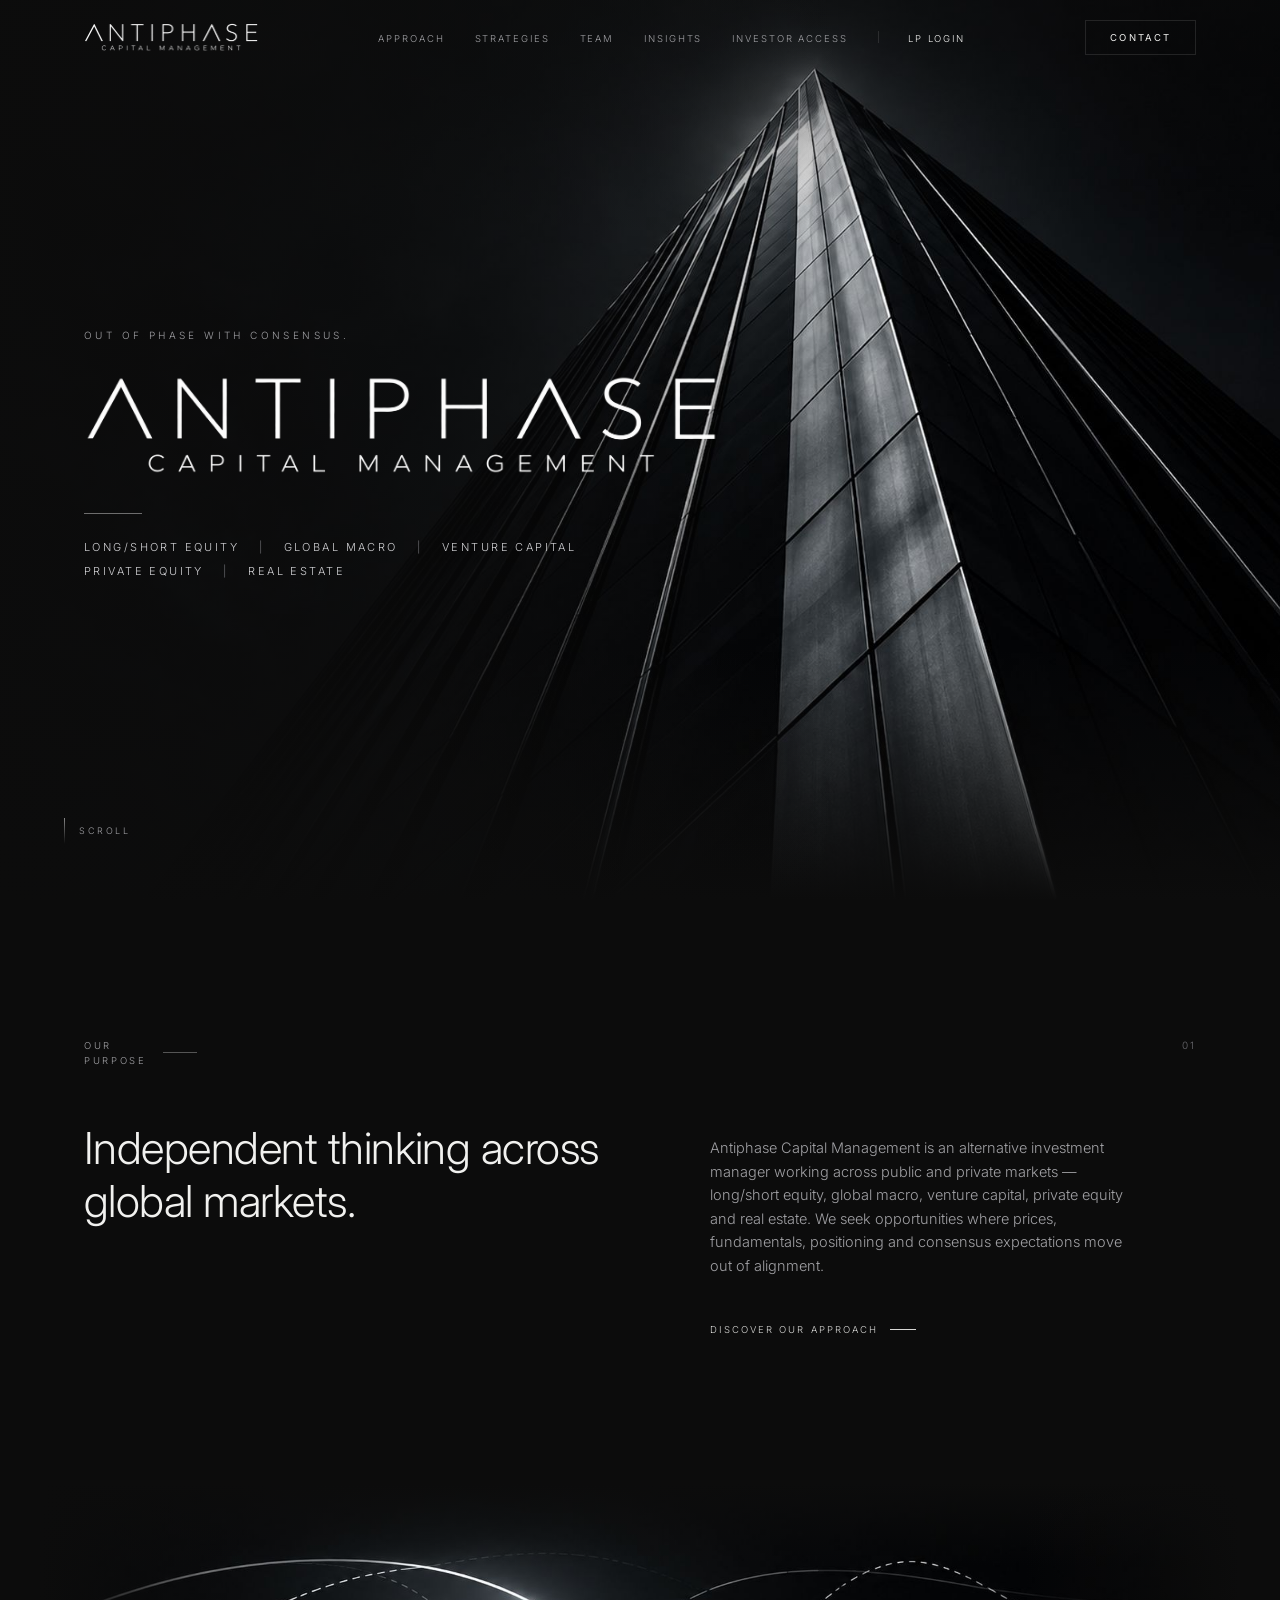
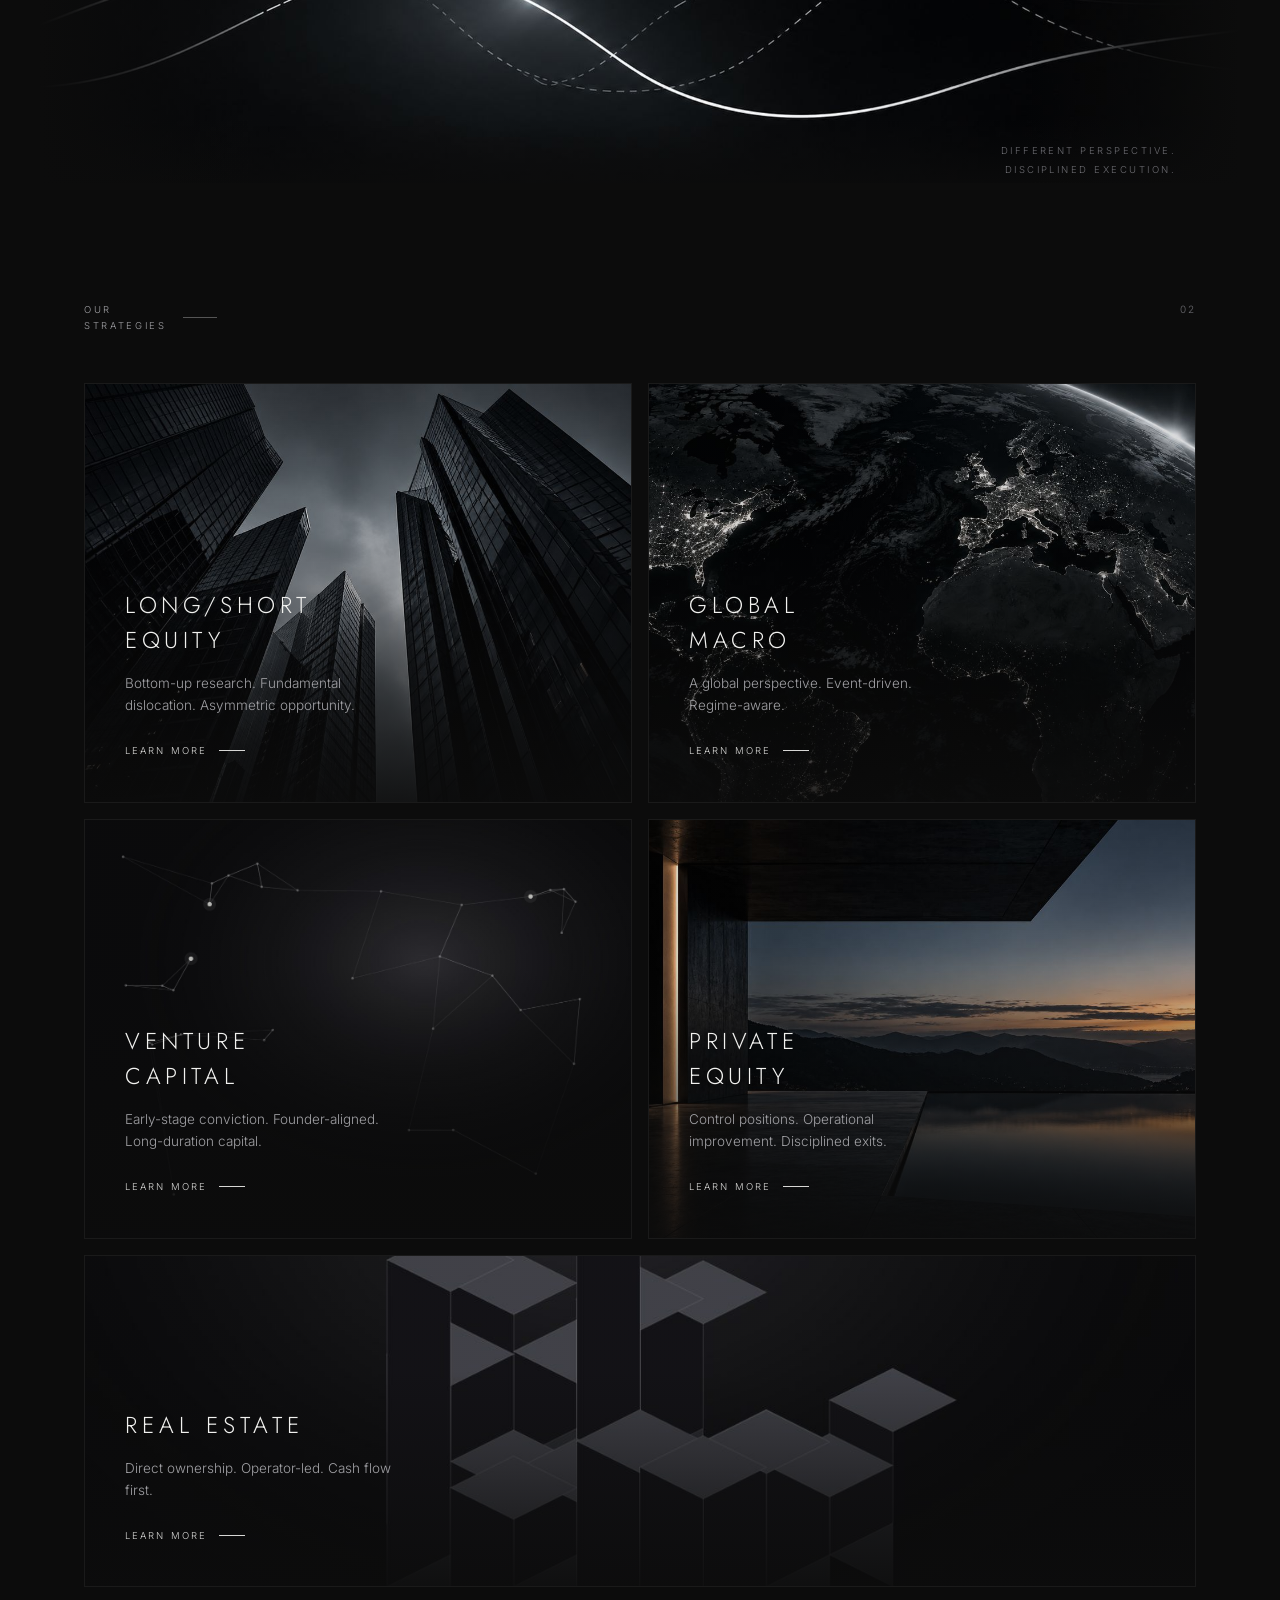
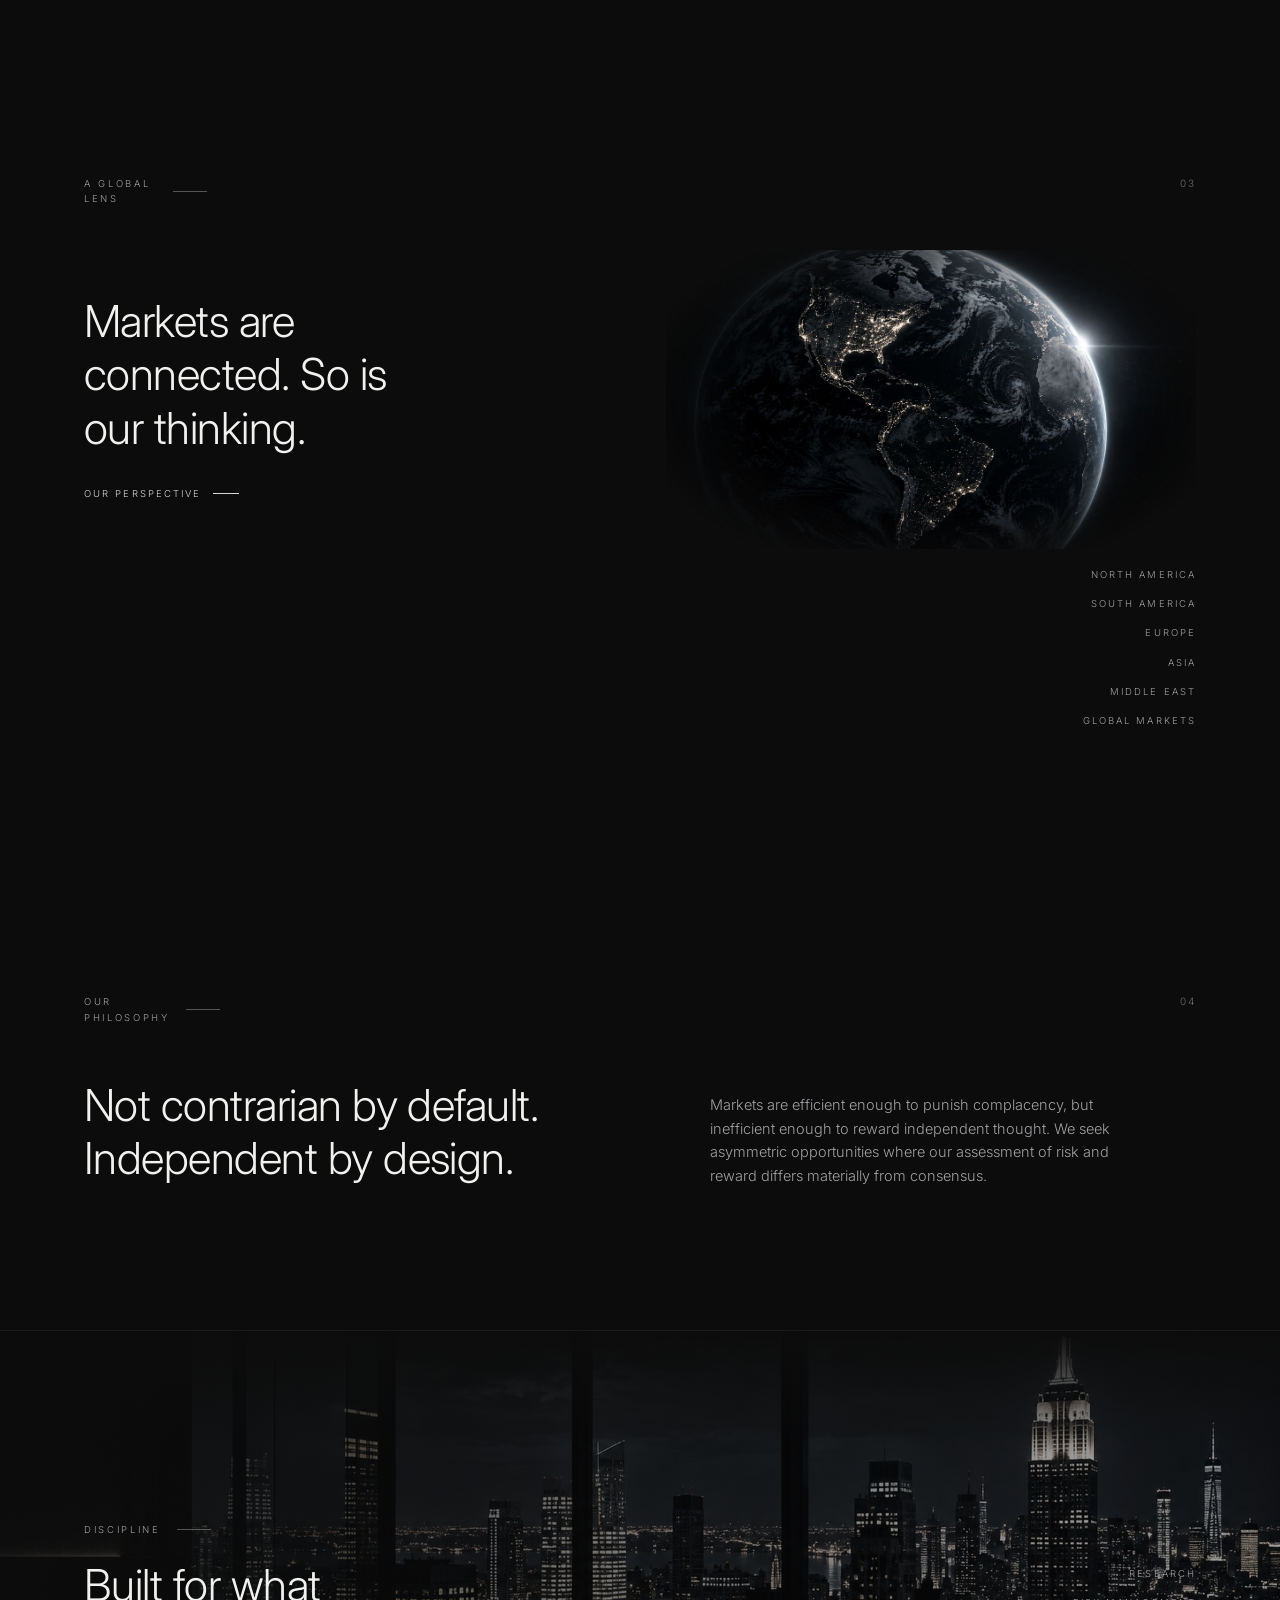
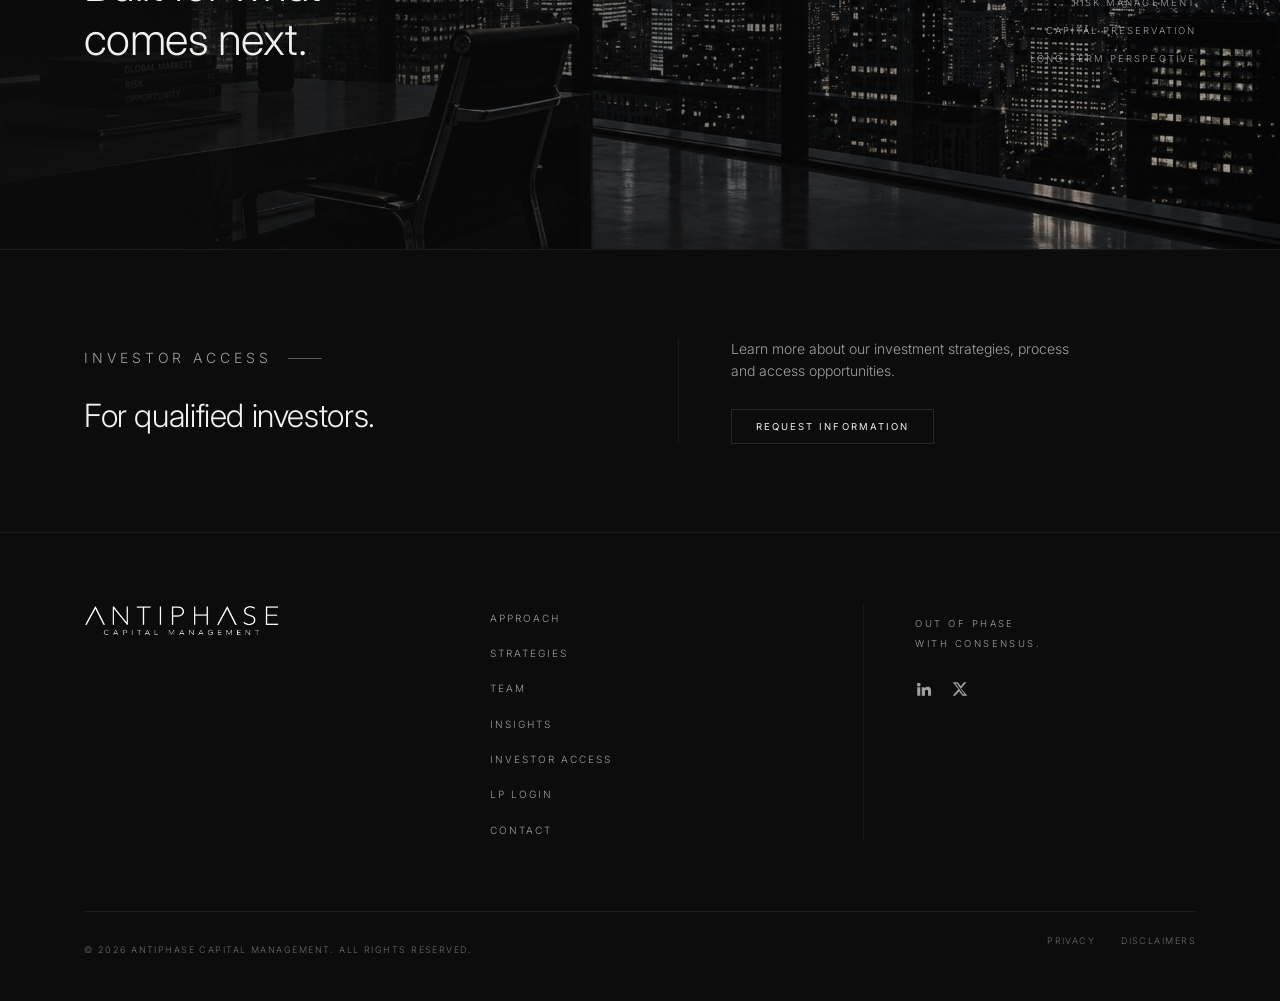
<file: index.html>
<!DOCTYPE html>
<html lang="en">
<head>
<meta charset="utf-8" />
<meta name="viewport" content="width=device-width, initial-scale=1" />
<title>Antiphase Capital Management — Public and Private Markets</title>
<meta name="description" content="Antiphase Capital Management is an alternative investment manager investing across long/short equity, global macro, venture capital, private equity and real estate." />
<link rel="icon" href="favicon.ico" sizes="any">
<link rel="icon" type="image/png" sizes="32x32" href="favicon-32.png">
<link rel="apple-touch-icon" href="apple-touch-icon.png">
<meta name="theme-color" content="#0c0c0c">
<link rel="preconnect" href="https://fonts.googleapis.com">
<link rel="preconnect" href="https://fonts.gstatic.com" crossorigin>
<link href="https://fonts.googleapis.com/css2?family=Jost:wght@200;300;400&family=Inter:wght@300;400;500&display=swap" rel="stylesheet">
<link rel="stylesheet" href="styles.css">
</head>
<body>

<header id="hdr">
  <div class="wrap nav">
    <a href="#top" class="mark" aria-label="Antiphase Capital Management, home"><i></i></a>
    <ul>
      <li><a class="link" href="#purpose">Approach</a></li>
      <li><a class="link" href="#strategies">Strategies</a></li>
      <li><a class="link" href="/team/">Team</a></li>
      <li><a class="link" href="#lens">Insights</a></li>
      <li><a class="link" href="#access">Investor access</a></li>
      <li class="lp"><a class="link" href="#" data-lp>LP Login</a></li>
    </ul>
    <button class="btn" data-open>Contact</button>
    <button class="burger" id="burger" aria-label="Open menu" aria-expanded="false"><span></span><span></span></button>
  </div>
</header>

<main id="top">

  <!-- HERO -->
  <section class="hero">
    <div class="hero-art" aria-hidden="true">
      <img src="hero.jpg" srcset="hero-mobile.jpg 1100w, hero.jpg 2000w" sizes="100vw"
           alt="" fetchpriority="high" decoding="async">
    </div>
    <div class="wrap hero-inner">
      <p class="kicker">Out of phase with consensus.</p>
      <h1><i></i><span class="sr">Antiphase Capital Management</span></h1>
      <div class="rule"></div>
      <p class="strats">Long/Short Equity <span>|</span> Global Macro <span>|</span> Venture Capital<span class="sep-m">|</span><span class="brk"><br></span>Private Equity <span>|</span> Real Estate</p>
    </div>
    <a href="#purpose" class="scroll"><i></i>Scroll</a>
  </section>

  <!-- 01 PURPOSE -->
  <section class="band" id="purpose">
    <div class="wrap">
      <div class="head-row rv">
        <p class="eyebrow">Our purpose</p>
        <span class="num">01</span>
      </div>
      <div class="two">
        <h2 class="rv">Independent thinking across global markets.</h2>
        <div class="rv">
          <p class="copy">Antiphase Capital Management is an alternative investment manager working across public and private markets — long/short equity, global macro, venture capital, private equity and real estate. We seek opportunities where prices, fundamentals, positioning and consensus expectations move out of alignment.</p>
          <a class="inline-link" href="#philosophy">Discover our approach <span class="arw"></span></a>
        </div>
      </div>
    </div>
  </section>

  <!-- WAVE -->
  <figure class="wave">
    <img src="wave.jpg" alt="" loading="lazy" decoding="async">
    <figcaption>Different perspective.<br/>Disciplined execution.</figcaption>
  </figure>

  <!-- 02 STRATEGIES -->
  <section class="band" id="strategies" style="padding-top:clamp(46px,6vw,80px)">
    <div class="wrap">
      <div class="head-row rv">
        <p class="eyebrow">Our strategies</p>
        <span class="num">02</span>
      </div>
      <div class="cards">
        <article class="card rv">
          <div class="art"><img src="towers.jpg" alt="" loading="lazy" decoding="async"></div>
          <div class="card-body">
            <h3>LONG/SHORT<br>EQUITY</h3>
            <p>Bottom-up research. Fundamental dislocation. Asymmetric opportunity.</p>
            <a class="inline-link" href="/strategies/long-short-equity/">Learn more <span class="arw"></span></a>
          </div>
        </article>
        <article class="card rv">
          <div class="art"><img src="earth.jpg" alt="" loading="lazy" decoding="async"></div>
          <div class="card-body">
            <h3>GLOBAL<br>MACRO</h3>
            <p>A global perspective. Event-driven. Regime-aware.</p>
            <a class="inline-link" href="/strategies/global-macro/">Learn more <span class="arw"></span></a>
          </div>
        </article>
        <article class="card rv">
          <div class="art"><img src="venture.jpg" alt="" loading="lazy" decoding="async"></div>
          <div class="card-body">
            <h3>VENTURE<br>CAPITAL</h3>
            <p>Early-stage conviction. Founder-aligned. Long-duration capital.</p>
            <a class="inline-link" href="/strategies/venture-capital/">Learn more <span class="arw"></span></a>
          </div>
        </article>
        <article class="card rv">
          <div class="art"><img src="office.jpg" alt="" loading="lazy" decoding="async"></div>
          <div class="card-body">
            <h3>PRIVATE<br>EQUITY</h3>
            <p>Control positions. Operational improvement. Disciplined exits.</p>
            <a class="inline-link" href="/strategies/private-equity/">Learn more <span class="arw"></span></a>
          </div>
        </article>
        <article class="card wide rv">
          <div class="art"><img src="realestate.jpg" alt="" loading="lazy" decoding="async"></div>
          <div class="card-body">
            <h3>REAL ESTATE</h3>
            <p>Direct ownership. Operator-led. Cash flow first.</p>
            <a class="inline-link" href="/strategies/real-estate/">Learn more <span class="arw"></span></a>
          </div>
        </article>
      </div>
    </div>
  </section>

  <!-- 03 GLOBAL LENS -->
  <section class="band" id="lens" style="padding-top:clamp(30px,4vw,56px)">
    <div class="wrap">
      <div class="head-row rv">
        <p class="eyebrow">A global lens</p>
        <span class="num">03</span>
      </div>
      <div class="lens">
        <div class="lens-text rv">
          <h2>Markets are connected. So is our thinking.</h2>
          <a class="inline-link" href="#philosophy">Our perspective <span class="arw"></span></a>
        </div>
        <div class="globe rv"><img src="globe.jpg" alt="" loading="lazy" decoding="async"></div>
      </div>
      <ul class="regions rv" style="margin-top:18px">
        <li>North America</li><li>South America</li><li>Europe</li>
        <li>Asia</li><li>Middle East</li><li>Global markets</li>
      </ul>
    </div>
  </section>

  <!-- 04 PHILOSOPHY -->
  <section class="band" id="philosophy">
    <div class="wrap">
      <div class="head-row rv">
        <p class="eyebrow">Our philosophy</p>
        <span class="num">04</span>
      </div>
      <div class="two">
        <h2 class="rv">Not contrarian by default. Independent by design.</h2>
        <p class="copy rv">Markets are efficient enough to punish complacency, but inefficient enough to reward independent thought. We seek asymmetric opportunities where our assessment of risk and reward differs materially from consensus.</p>
      </div>
    </div>
  </section>

  <!-- DISCIPLINE -->
  <section class="discipline">
    <div class="art"><img src="discipline.jpg" alt="" loading="lazy" decoding="async"></div>
    <div class="wrap">
      <div>
        <p class="eyebrow">Discipline</p>
        <h2>Built for what comes next.</h2>
      </div>
      <ul class="pillars">
        <li>Research</li><li>Risk management</li>
        <li>Capital preservation</li><li>Long-term perspective</li>
      </ul>
    </div>
  </section>

  <!-- ACCESS -->
  <section class="access" id="access">
    <div class="wrap grid">
      <div>
        <p class="eyebrow">Investor access</p>
        <h2>For qualified investors.</h2>
      </div>
      <div class="right">
        <p>Learn more about our investment strategies, process and access opportunities.</p>
        <button class="btn" data-open>Request information</button>
      </div>
    </div>
  </section>
</main>

<footer>
  <div class="wrap">
    <div class="f-grid">
      <a href="#top" class="mark f-mark" aria-label="Antiphase Capital Management, home"><i></i></a>
      <ul>
        <li><a href="#purpose">Approach</a></li>
        <li><a href="#strategies">Strategies</a></li>
        <li><a href="/team/">Team</a></li>
        <li><a href="#lens">Insights</a></li>
        <li><a href="#access">Investor access</a></li>
        <li><a href="#" data-lp>LP Login</a></li>
        <li><a href="#" data-open>Contact</a></li>
      </ul>
      <div class="f-right">
        <p class="f-tag">Out of phase<br>with consensus.</p>
        <div class="social">
          <a href="#" aria-label="LinkedIn"><svg viewBox="0 0 24 24" fill="currentColor"><path d="M4.98 3.5A2.5 2.5 0 1 0 5 8.5a2.5 2.5 0 0 0 0-5zM3 9.5h4V21H3zM9 9.5h3.8v1.6h.05c.53-.95 1.83-1.95 3.77-1.95 4.03 0 4.78 2.5 4.78 5.76V21h-4v-5.2c0-1.24-.02-2.84-1.9-2.84-1.9 0-2.2 1.36-2.2 2.75V21H9z"/></svg></a>
          <a href="#" aria-label="X"><svg viewBox="0 0 24 24" fill="currentColor"><path d="M17.3 3h3.3l-7.2 8.2L21.8 21h-6.4l-4.6-5.9L5.5 21H2.2l7.7-8.8L2.4 3h6.6l4.1 5.4zm-1.2 16h1.8L7.9 4.8H6z"/></svg></a>
        </div>
      </div>
    </div>
    <div class="f-base">
      <p>© 2026 Antiphase Capital Management. All rights reserved.</p>
      <nav><a href="#">Privacy</a><a href="#">Disclaimers</a></nav>
    </div>
  </div>
</footer>

<dialog id="dlg">
  <button class="d-close" data-close aria-label="Close">×</button>
  <div class="d-in">
    <div class="form-part">
      <p class="eyebrow">Investor access</p>
      <h3>Request information</h3>
      <p class="sub">Tell us a little about you and we'll follow up with strategy materials.</p>
      <form id="frm" novalidate>
        <div class="field"><label for="n">Name</label><input id="n" name="name" required autocomplete="name"></div>
        <div class="field"><label for="e">Email</label><input id="e" name="email" type="email" required autocomplete="email"></div>
        <div class="field"><label for="o">Firm</label><input id="o" name="firm" autocomplete="organization"></div>
        <div class="field">
          <label for="t">Investor type</label>
          <select id="t" name="type">
            <option>Qualified purchaser</option>
            <option>Accredited investor</option>
            <option>Institution</option>
            <option>Consultant / allocator</option>
            <option>Other</option>
          </select>
        </div>
        <div class="d-actions"><button class="btn" type="submit">Send request</button><span id="err" style="font-size:11px;color:#c88" role="alert"></span></div>
        <p class="d-note">Interests in the funds are offered only to qualified investors through definitive offering documents. Nothing on this site is an offer to sell or a solicitation to buy any security.</p>
      </form>
    </div>
    <div class="sent">
      <p class="eyebrow">Request sent</p>
      <h3>Thank you.</h3>
      <p class="sub">A member of the investor relations team will be in touch shortly.</p>
      <button class="btn" data-close>Close</button>
    </div>
  </div>
</dialog>

<script>
(function(){
  'use strict';
  /* ---- nav state ---- */
  const hdr=document.getElementById('hdr');
  const onScroll=()=>hdr.classList.toggle('stuck',window.scrollY>60);
  onScroll(); window.addEventListener('scroll',onScroll,{passive:true});
  const burger=document.getElementById('burger');
  burger.addEventListener('click',()=>{
    const open=hdr.classList.toggle('open');
    burger.setAttribute('aria-expanded',String(open));
  });
  hdr.querySelectorAll('.nav ul a').forEach(a=>a.addEventListener('click',()=>{
    hdr.classList.remove('open');burger.setAttribute('aria-expanded','false');
  }));

  /* ---- reveal ---- */
  const io=new IntersectionObserver((es)=>{
    es.forEach(e=>{if(e.isIntersecting){e.target.classList.add('in');io.unobserve(e.target);}});
  },{threshold:.18});
  document.querySelectorAll('.rv').forEach((n,i)=>{n.style.transitionDelay=(i%3)*90+'ms';io.observe(n);});

  /* ---- dialog ---- */
  const dlg=document.getElementById('dlg');
  document.querySelectorAll('[data-open]').forEach(b=>b.addEventListener('click',e=>{
    e.preventDefault();dlg.classList.remove('done');dlg.showModal();
  }));
  dlg.querySelectorAll('[data-close]').forEach(b=>b.addEventListener('click',()=>dlg.close()));
  document.getElementById('frm').addEventListener('submit',e=>{
    e.preventDefault();
    const f=e.target, err=document.getElementById('err');
    const email=f.email.value.trim();
    if(!f.name.value.trim()){err.textContent='Enter your name.';return;}
    if(!/^[^\s@]+@[^\s@]+\.[^\s@]{2,}$/.test(email)){err.textContent='Enter a valid email address.';return;}
    err.textContent='';
    /* wire this to your CRM / form endpoint */
    dlg.classList.add('done');
    f.reset();
  });
})();
</script>
</body>
</html>
</file>
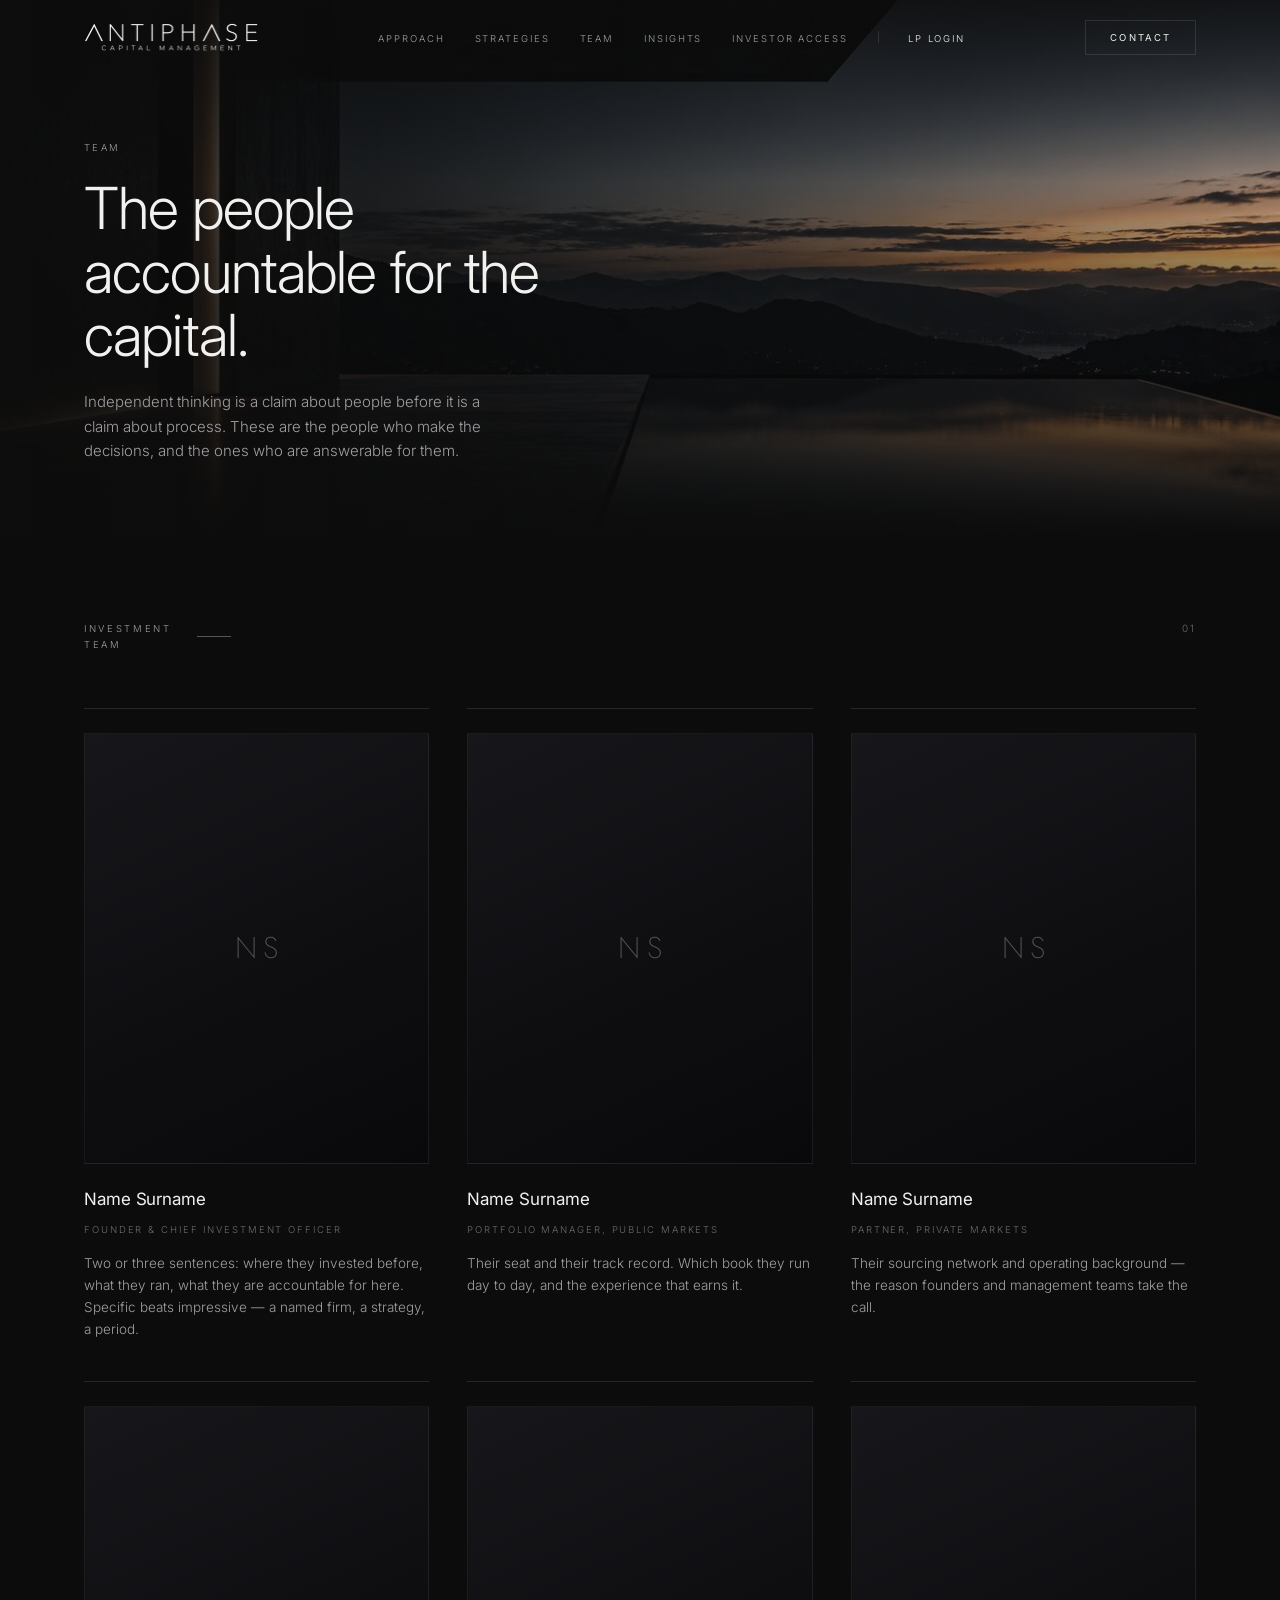
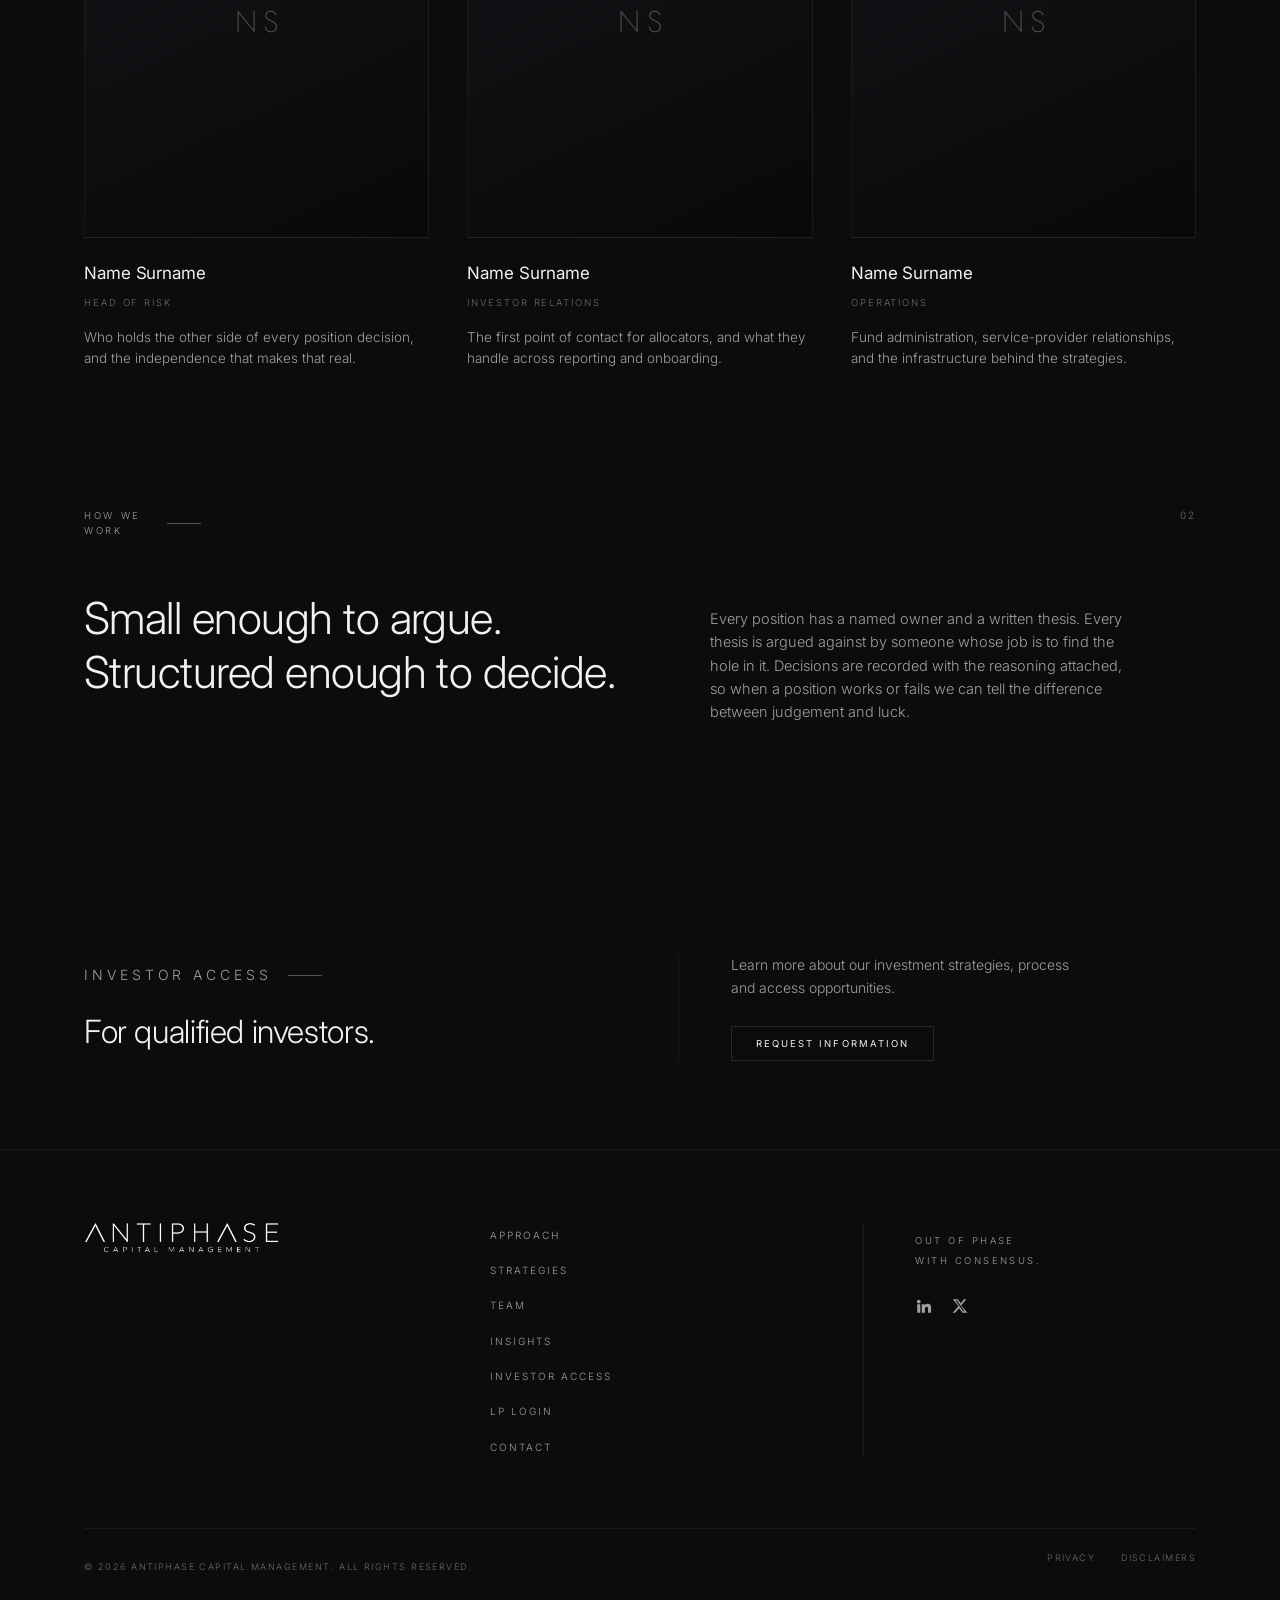
<file: team/index.html>
<!DOCTYPE html>
<html lang="en">
<head>
<meta charset="utf-8" />
<meta name="viewport" content="width=device-width, initial-scale=1" />
<title>Team — Antiphase Capital Management</title>
<meta name="description" content="The investment and operating team behind Antiphase Capital Management." />
<link rel="icon" href="/favicon.ico" sizes="any">
<link rel="icon" type="image/png" sizes="32x32" href="/favicon-32.png">
<link rel="apple-touch-icon" href="/apple-touch-icon.png">
<meta name="theme-color" content="#0c0c0c">
<link rel="preconnect" href="https://fonts.googleapis.com">
<link rel="preconnect" href="https://fonts.gstatic.com" crossorigin>
<link href="https://fonts.googleapis.com/css2?family=Jost:wght@200;300;400&family=Inter:wght@300;400;500&display=swap" rel="stylesheet">
<link rel="stylesheet" href="/styles.css">
</head>
<body>

<header id="hdr">
  <div class="wrap nav">
    <a href="/" class="mark" aria-label="Antiphase Capital Management, home"><i></i></a>
    <ul>
      <li><a class="link" href="/#purpose">Approach</a></li>
      <li><a class="link" href="/#strategies">Strategies</a></li>
      <li><a class="link" href="/team/" class="on">Team</a></li>
      <li><a class="link" href="/#lens">Insights</a></li>
      <li><a class="link" href="/#access">Investor access</a></li>
      <li class="lp"><a class="link" href="#" data-lp>LP Login</a></li>
    </ul>
    <button class="btn" data-open>Contact</button>
    <button class="burger" id="burger" aria-label="Open menu" aria-expanded="false"><span></span><span></span></button>
  </div>
</header>

<main id="top">

  <section class="page-hero team-hero">
    <div class="art" aria-hidden="true">
      <img src="/office.jpg" alt="" fetchpriority="high" decoding="async">
    </div>
    <div class="wrap">
      <p class="crumb">Team</p>
      <h1>The people accountable for the capital.</h1>
      <p class="lede">Independent thinking is a claim about people before it is a claim about process.
        These are the people who make the decisions, and the ones who are answerable for them.</p>
    </div>
  </section>

  <section class="band" style="padding-top:clamp(44px,6vw,78px)">
    <div class="wrap">
      <div class="head-row rv">
        <p class="eyebrow">Investment team</p>
        <span class="num">01</span>
      </div>
      <div class="people">
        <article class="person rv">
          <div class="avatar" aria-hidden="true"><span>NS</span></div>
          <h3>Name Surname</h3>
          <p class="role">Founder &amp; Chief Investment Officer</p>
          <p class="bio">Two or three sentences: where they invested before, what they ran, what they are accountable for here. Specific beats impressive — a named firm, a strategy, a period.</p>
        </article>
        <article class="person rv">
          <div class="avatar" aria-hidden="true"><span>NS</span></div>
          <h3>Name Surname</h3>
          <p class="role">Portfolio Manager, Public Markets</p>
          <p class="bio">Their seat and their track record. Which book they run day to day, and the experience that earns it.</p>
        </article>
        <article class="person rv">
          <div class="avatar" aria-hidden="true"><span>NS</span></div>
          <h3>Name Surname</h3>
          <p class="role">Partner, Private Markets</p>
          <p class="bio">Their sourcing network and operating background — the reason founders and management teams take the call.</p>
        </article>
        <article class="person rv">
          <div class="avatar" aria-hidden="true"><span>NS</span></div>
          <h3>Name Surname</h3>
          <p class="role">Head of Risk</p>
          <p class="bio">Who holds the other side of every position decision, and the independence that makes that real.</p>
        </article>
        <article class="person rv">
          <div class="avatar" aria-hidden="true"><span>NS</span></div>
          <h3>Name Surname</h3>
          <p class="role">Investor Relations</p>
          <p class="bio">The first point of contact for allocators, and what they handle across reporting and onboarding.</p>
        </article>
        <article class="person rv">
          <div class="avatar" aria-hidden="true"><span>NS</span></div>
          <h3>Name Surname</h3>
          <p class="role">Operations</p>
          <p class="bio">Fund administration, service-provider relationships, and the infrastructure behind the strategies.</p>
        </article>
      </div>
    </div>
  </section>

  <section class="band" id="how" style="padding-top:0">
    <div class="wrap">
      <div class="head-row rv">
        <p class="eyebrow">How we work</p>
        <span class="num">02</span>
      </div>
      <div class="two">
        <h2 class="rv">Small enough to argue. Structured enough to decide.</h2>
        <p class="copy rv">Every position has a named owner and a written thesis. Every thesis is argued against
          by someone whose job is to find the hole in it. Decisions are recorded with the reasoning attached,
          so when a position works or fails we can tell the difference between judgement and luck.</p>
      </div>
    </div>
  </section>

  <section class="access" id="access">
    <div class="wrap grid">
      <div>
        <p class="eyebrow">Investor access</p>
        <h2>For qualified investors.</h2>
      </div>
      <div class="right">
        <p>Learn more about our investment strategies, process and access opportunities.</p>
        <button class="btn" data-open>Request information</button>
      </div>
    </div>
  </section>
</main>

<footer>
  <div class="wrap">
    <div class="f-grid">
      <a href="/" class="mark f-mark" aria-label="Antiphase Capital Management, home"><i></i></a>
      <ul>
        <li><a href="/#purpose">Approach</a></li>
        <li><a href="/#strategies">Strategies</a></li>
        <li><a href="/team/">Team</a></li>
        <li><a href="/#lens">Insights</a></li>
        <li><a href="/#access">Investor access</a></li>
        <li><a href="#" data-lp>LP Login</a></li>
        <li><a href="#" data-open>Contact</a></li>
      </ul>
      <div class="f-right">
        <p class="f-tag">Out of phase<br>with consensus.</p>
        <div class="social">
          <a href="#" aria-label="LinkedIn"><svg viewBox="0 0 24 24" fill="currentColor"><path d="M4.98 3.5A2.5 2.5 0 1 0 5 8.5a2.5 2.5 0 0 0 0-5zM3 9.5h4V21H3zM9 9.5h3.8v1.6h.05c.53-.95 1.83-1.95 3.77-1.95 4.03 0 4.78 2.5 4.78 5.76V21h-4v-5.2c0-1.24-.02-2.84-1.9-2.84-1.9 0-2.2 1.36-2.2 2.75V21H9z"/></svg></a>
          <a href="#" aria-label="X"><svg viewBox="0 0 24 24" fill="currentColor"><path d="M17.3 3h3.3l-7.2 8.2L21.8 21h-6.4l-4.6-5.9L5.5 21H2.2l7.7-8.8L2.4 3h6.6l4.1 5.4zm-1.2 16h1.8L7.9 4.8H6z"/></svg></a>
        </div>
      </div>
    </div>
    <div class="f-base">
      <p>© 2026 Antiphase Capital Management. All rights reserved.</p>
      <nav><a href="#">Privacy</a><a href="#">Disclaimers</a></nav>
    </div>
  </div>
</footer>

<dialog id="dlg">
  <button class="d-close" data-close aria-label="Close">×</button>
  <div class="d-in">
    <div class="form-part">
      <p class="eyebrow">Investor access</p>
      <h3>Request information</h3>
      <p class="sub">Tell us a little about you and we'll follow up with strategy materials.</p>
      <form id="frm" novalidate>
        <div class="field"><label for="n">Name</label><input id="n" name="name" required autocomplete="name"></div>
        <div class="field"><label for="e">Email</label><input id="e" name="email" type="email" required autocomplete="email"></div>
        <div class="field"><label for="o">Firm</label><input id="o" name="firm" autocomplete="organization"></div>
        <div class="field">
          <label for="t">Investor type</label>
          <select id="t" name="type">
            <option>Qualified purchaser</option>
            <option>Accredited investor</option>
            <option>Institution</option>
            <option>Consultant / allocator</option>
            <option>Other</option>
          </select>
        </div>
        <div class="d-actions"><button class="btn" type="submit">Send request</button><span id="err" style="font-size:11px;color:#c88" role="alert"></span></div>
        <p class="d-note">Interests in the funds are offered only to qualified investors through definitive offering documents. Nothing on this site is an offer to sell or a solicitation to buy any security.</p>
      </form>
    </div>
    <div class="sent">
      <p class="eyebrow">Request sent</p>
      <h3>Thank you.</h3>
      <p class="sub">A member of the investor relations team will be in touch shortly.</p>
      <button class="btn" data-close>Close</button>
    </div>
  </div>
</dialog>

<script>
(function(){
  'use strict';
  /* ---- nav state ---- */
  const hdr=document.getElementById('hdr');
  const onScroll=()=>hdr.classList.toggle('stuck',window.scrollY>60);
  onScroll(); window.addEventListener('scroll',onScroll,{passive:true});
  const burger=document.getElementById('burger');
  burger.addEventListener('click',()=>{
    const open=hdr.classList.toggle('open');
    burger.setAttribute('aria-expanded',String(open));
  });
  hdr.querySelectorAll('.nav ul a').forEach(a=>a.addEventListener('click',()=>{
    hdr.classList.remove('open');burger.setAttribute('aria-expanded','false');
  }));

  /* ---- reveal ---- */
  const io=new IntersectionObserver((es)=>{
    es.forEach(e=>{if(e.isIntersecting){e.target.classList.add('in');io.unobserve(e.target);}});
  },{threshold:.18});
  document.querySelectorAll('.rv').forEach((n,i)=>{n.style.transitionDelay=(i%3)*90+'ms';io.observe(n);});

  /* ---- dialog ---- */
  const dlg=document.getElementById('dlg');
  document.querySelectorAll('[data-open]').forEach(b=>b.addEventListener('click',e=>{
    e.preventDefault();dlg.classList.remove('done');dlg.showModal();
  }));
  dlg.querySelectorAll('[data-close]').forEach(b=>b.addEventListener('click',()=>dlg.close()));
  document.getElementById('frm').addEventListener('submit',e=>{
    e.preventDefault();
    const f=e.target, err=document.getElementById('err');
    const email=f.email.value.trim();
    if(!f.name.value.trim()){err.textContent='Enter your name.';return;}
    if(!/^[^\s@]+@[^\s@]+\.[^\s@]{2,}$/.test(email)){err.textContent='Enter a valid email address.';return;}
    err.textContent='';
    /* wire this to your CRM / form endpoint */
    dlg.classList.add('done');
    f.reset();
  });
})();
</script>
</body>
</html>
</file>
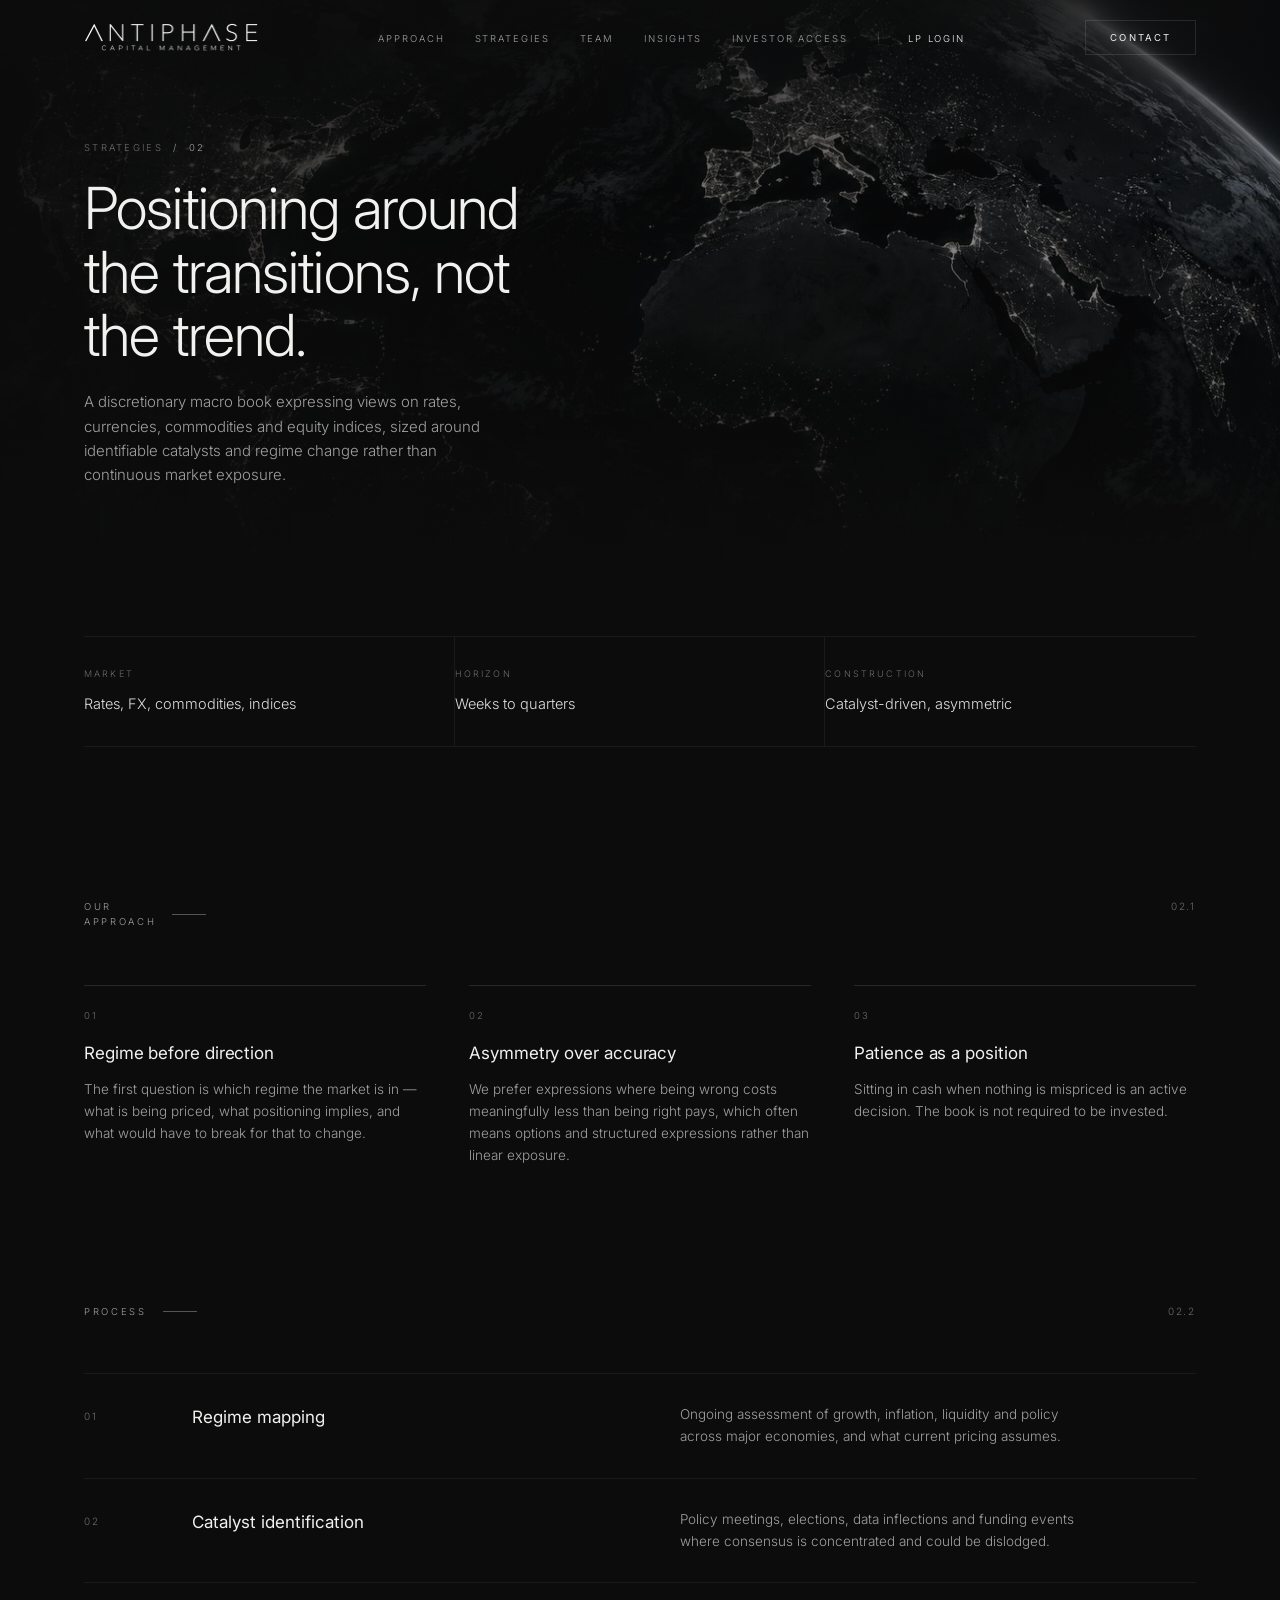
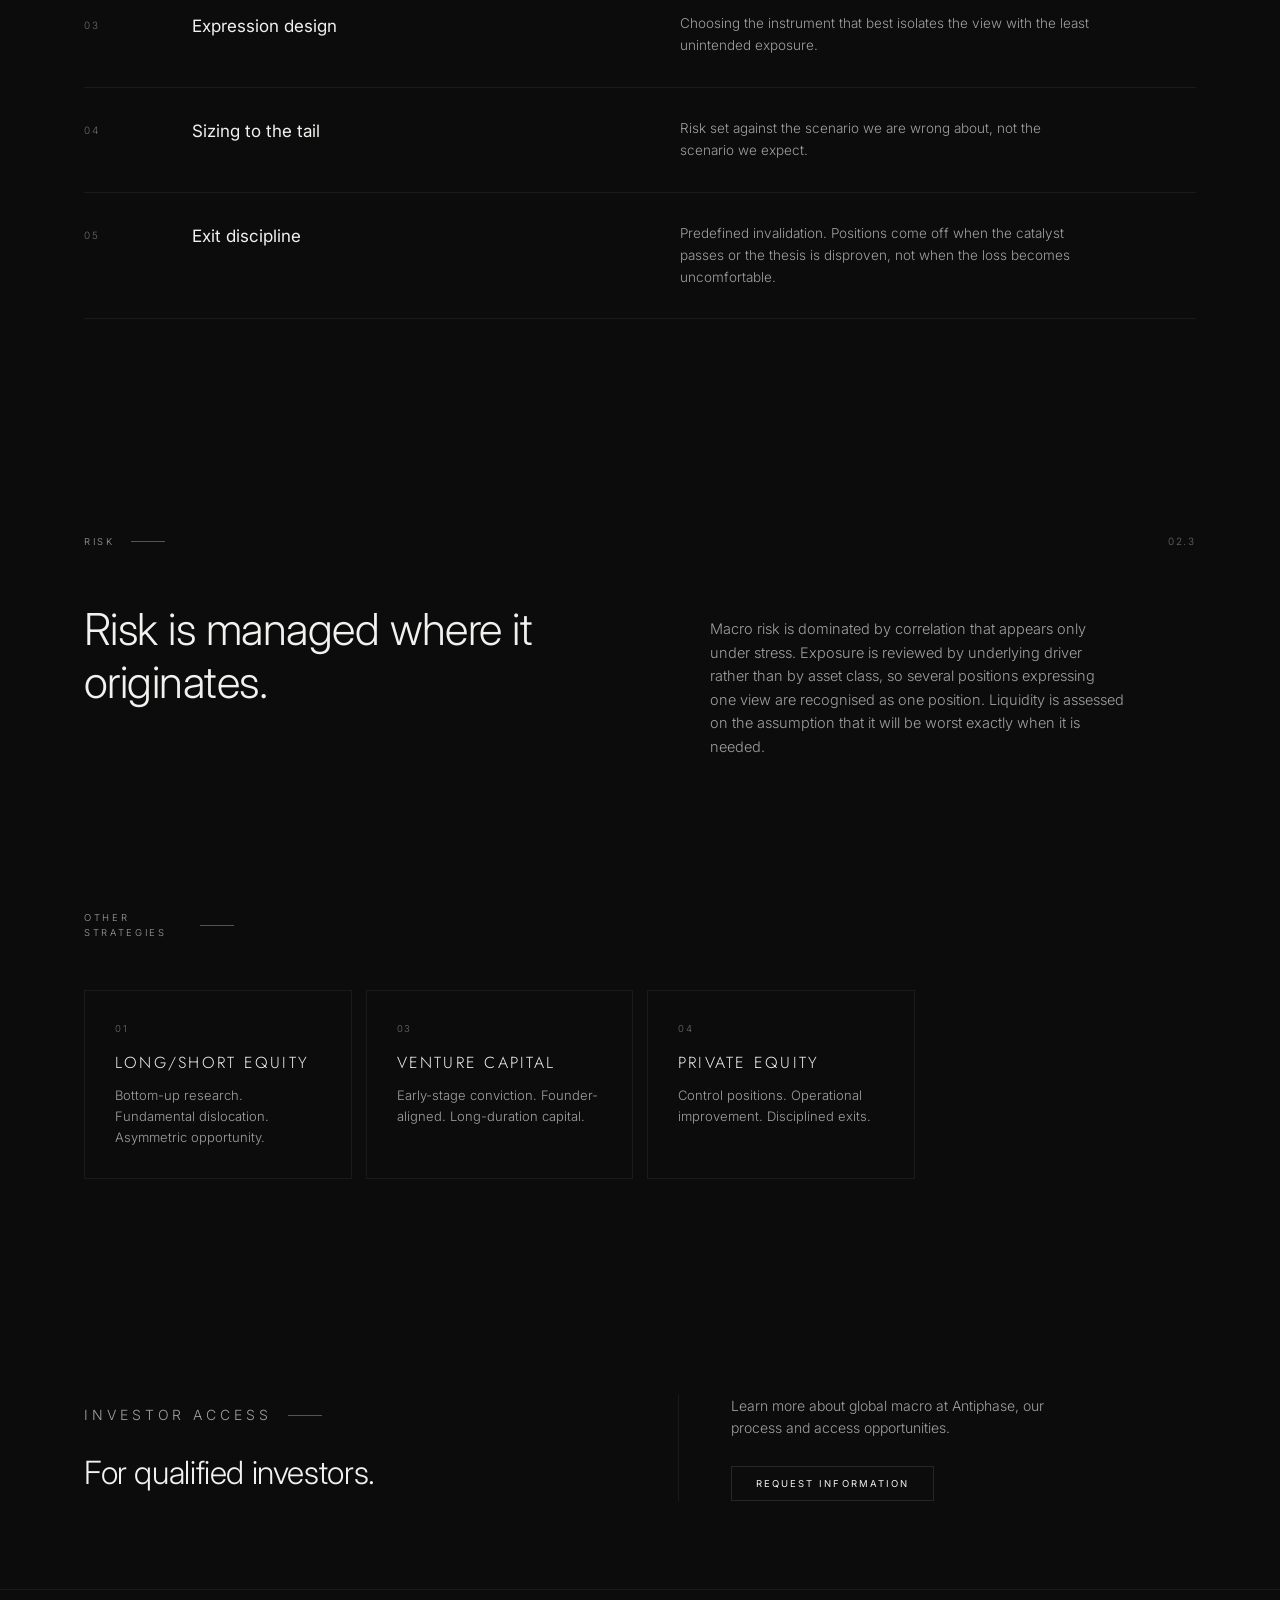
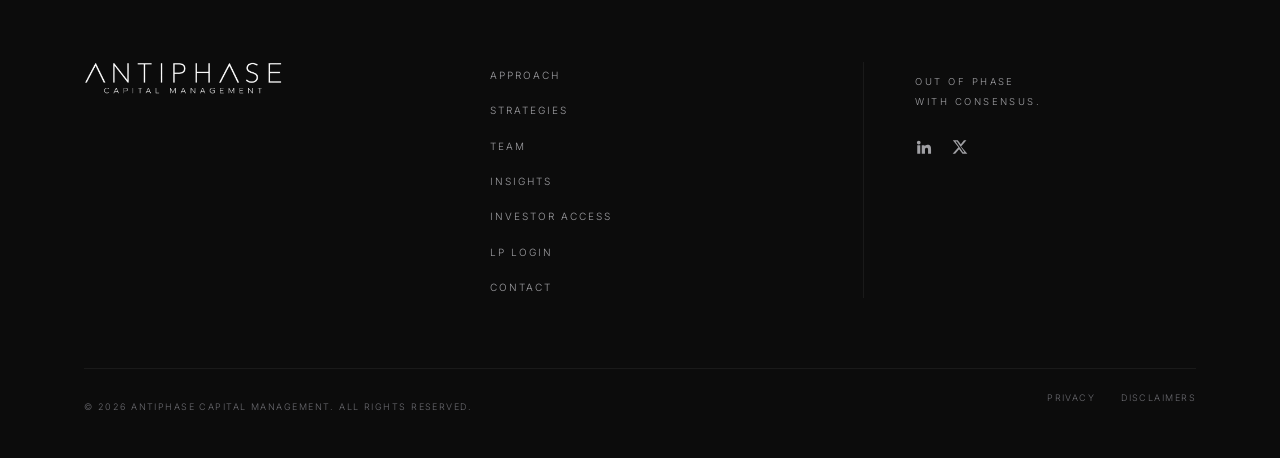
<file: strategies/global-macro/index.html>
<!DOCTYPE html>
<html lang="en">
<head>
<meta charset="utf-8" />
<meta name="viewport" content="width=device-width, initial-scale=1" />
<title>Global Macro — Antiphase Capital Management</title>
<meta name="description" content="A discretionary macro book expressing views on rates, currencies, commodities and equity indices, sized around identifiable catalysts and regime change rat" />
<link rel="icon" href="/favicon.ico" sizes="any">
<link rel="icon" type="image/png" sizes="32x32" href="/favicon-32.png">
<link rel="apple-touch-icon" href="/apple-touch-icon.png">
<meta name="theme-color" content="#0c0c0c">
<link rel="preconnect" href="https://fonts.googleapis.com">
<link rel="preconnect" href="https://fonts.gstatic.com" crossorigin>
<link href="https://fonts.googleapis.com/css2?family=Jost:wght@200;300;400&family=Inter:wght@300;400;500&display=swap" rel="stylesheet">
<link rel="stylesheet" href="/styles.css">
</head>
<body>

<header id="hdr">
  <div class="wrap nav">
    <a href="/" class="mark" aria-label="Antiphase Capital Management, home"><i></i></a>
    <ul>
      <li><a class="link" href="/#purpose">Approach</a></li>
      <li><a class="link" href="/#strategies" class="on">Strategies</a></li>
      <li><a class="link" href="/team/">Team</a></li>
      <li><a class="link" href="/#lens">Insights</a></li>
      <li><a class="link" href="/#access">Investor access</a></li>
      <li class="lp"><a class="link" href="#" data-lp>LP Login</a></li>
    </ul>
    <button class="btn" data-open>Contact</button>
    <button class="burger" id="burger" aria-label="Open menu" aria-expanded="false"><span></span><span></span></button>
  </div>
</header>

<main id="top">

  <section class="page-hero">
    <div class="art" aria-hidden="true">
      <img src="/earth.jpg" alt="" fetchpriority="high" decoding="async">
    </div>
    <div class="wrap">
      <p class="crumb"><a href="/#strategies">Strategies</a> &nbsp;/&nbsp; 02</p>
      <h1>Positioning around the transitions, not the trend.</h1>
      <p class="lede">A discretionary macro book expressing views on rates, currencies, commodities and equity indices, sized around identifiable catalysts and regime change rather than continuous market exposure.</p>
    </div>
  </section>

  <section class="band" style="padding-top:clamp(38px,5vw,62px)">
    <div class="wrap">
      <dl class="facts rv">
        <div class="fact"><dt>Market</dt><dd>Rates, FX, commodities, indices</dd></div>
        <div class="fact"><dt>Horizon</dt><dd>Weeks to quarters</dd></div>
        <div class="fact"><dt>Construction</dt><dd>Catalyst-driven, asymmetric</dd></div>
      </dl>
    </div>
  </section>

  <section class="band" id="approach" style="padding-top:0">
    <div class="wrap">
      <div class="head-row rv">
        <p class="eyebrow">Our approach</p>
        <span class="num">02.1</span>
      </div>
      <div class="pillars-grid">
        <div class="pillar rv">
          <p class="n">01</p>
          <h3>Regime before direction</h3>
          <p>The first question is which regime the market is in — what is being priced, what positioning implies, and what would have to break for that to change.</p>
        </div>
        <div class="pillar rv">
          <p class="n">02</p>
          <h3>Asymmetry over accuracy</h3>
          <p>We prefer expressions where being wrong costs meaningfully less than being right pays, which often means options and structured expressions rather than linear exposure.</p>
        </div>
        <div class="pillar rv">
          <p class="n">03</p>
          <h3>Patience as a position</h3>
          <p>Sitting in cash when nothing is mispriced is an active decision. The book is not required to be invested.</p>
        </div>
      </div>
    </div>
  </section>

  <section class="band" id="process" style="padding-top:0">
    <div class="wrap">
      <div class="head-row rv">
        <p class="eyebrow">Process</p>
        <span class="num">02.2</span>
      </div>
      <div class="steps">
      <div class="step rv">
        <p class="n">01</p>
        <h3>Regime mapping</h3>
        <p>Ongoing assessment of growth, inflation, liquidity and policy across major economies, and what current pricing assumes.</p>
      </div>
      <div class="step rv">
        <p class="n">02</p>
        <h3>Catalyst identification</h3>
        <p>Policy meetings, elections, data inflections and funding events where consensus is concentrated and could be dislodged.</p>
      </div>
      <div class="step rv">
        <p class="n">03</p>
        <h3>Expression design</h3>
        <p>Choosing the instrument that best isolates the view with the least unintended exposure.</p>
      </div>
      <div class="step rv">
        <p class="n">04</p>
        <h3>Sizing to the tail</h3>
        <p>Risk set against the scenario we are wrong about, not the scenario we expect.</p>
      </div>
      <div class="step rv">
        <p class="n">05</p>
        <h3>Exit discipline</h3>
        <p>Predefined invalidation. Positions come off when the catalyst passes or the thesis is disproven, not when the loss becomes uncomfortable.</p>
      </div>
      </div>
    </div>
  </section>

  <section class="band" id="risk" style="padding-top:clamp(44px,6vw,80px)">
    <div class="wrap">
      <div class="head-row rv">
        <p class="eyebrow">Risk</p>
        <span class="num">02.3</span>
      </div>
      <div class="two">
        <h2 class="rv">Risk is managed where it originates.</h2>
        <p class="copy rv">Macro risk is dominated by correlation that appears only under stress. Exposure is reviewed by underlying driver rather than by asset class, so several positions expressing one view are recognised as one position. Liquidity is assessed on the assumption that it will be worst exactly when it is needed.</p>
      </div>
    </div>
  </section>

  <section class="band" id="other" style="padding-top:0">
    <div class="wrap">
      <div class="head-row rv">
        <p class="eyebrow">Other strategies</p>
      </div>
      <div class="related">
        <a class="rel rv" href="/strategies/long-short-equity/">
          <p class="n">01</p>
          <h3>LONG/SHORT EQUITY</h3>
          <p>Bottom-up research. Fundamental dislocation. Asymmetric opportunity.</p>
        </a>
        <a class="rel rv" href="/strategies/venture-capital/">
          <p class="n">03</p>
          <h3>VENTURE CAPITAL</h3>
          <p>Early-stage conviction. Founder-aligned. Long-duration capital.</p>
        </a>
        <a class="rel rv" href="/strategies/private-equity/">
          <p class="n">04</p>
          <h3>PRIVATE EQUITY</h3>
          <p>Control positions. Operational improvement. Disciplined exits.</p>
        </a>
      </div>
    </div>
  </section>

  <section class="access" id="access">
    <div class="wrap grid">
      <div>
        <p class="eyebrow">Investor access</p>
        <h2>For qualified investors.</h2>
      </div>
      <div class="right">
        <p>Learn more about global macro at Antiphase, our process and access opportunities.</p>
        <button class="btn" data-open>Request information</button>
      </div>
    </div>
  </section>
</main>

<footer>
  <div class="wrap">
    <div class="f-grid">
      <a href="/" class="mark f-mark" aria-label="Antiphase Capital Management, home"><i></i></a>
      <ul>
        <li><a href="/#purpose">Approach</a></li>
        <li><a href="/#strategies">Strategies</a></li>
        <li><a href="/team/">Team</a></li>
        <li><a href="/#lens">Insights</a></li>
        <li><a href="/#access">Investor access</a></li>
        <li><a href="#" data-lp>LP Login</a></li>
        <li><a href="#" data-open>Contact</a></li>
      </ul>
      <div class="f-right">
        <p class="f-tag">Out of phase<br>with consensus.</p>
        <div class="social">
          <a href="#" aria-label="LinkedIn"><svg viewBox="0 0 24 24" fill="currentColor"><path d="M4.98 3.5A2.5 2.5 0 1 0 5 8.5a2.5 2.5 0 0 0 0-5zM3 9.5h4V21H3zM9 9.5h3.8v1.6h.05c.53-.95 1.83-1.95 3.77-1.95 4.03 0 4.78 2.5 4.78 5.76V21h-4v-5.2c0-1.24-.02-2.84-1.9-2.84-1.9 0-2.2 1.36-2.2 2.75V21H9z"/></svg></a>
          <a href="#" aria-label="X"><svg viewBox="0 0 24 24" fill="currentColor"><path d="M17.3 3h3.3l-7.2 8.2L21.8 21h-6.4l-4.6-5.9L5.5 21H2.2l7.7-8.8L2.4 3h6.6l4.1 5.4zm-1.2 16h1.8L7.9 4.8H6z"/></svg></a>
        </div>
      </div>
    </div>
    <div class="f-base">
      <p>© 2026 Antiphase Capital Management. All rights reserved.</p>
      <nav><a href="#">Privacy</a><a href="#">Disclaimers</a></nav>
    </div>
  </div>
</footer>

<dialog id="dlg">
  <button class="d-close" data-close aria-label="Close">×</button>
  <div class="d-in">
    <div class="form-part">
      <p class="eyebrow">Investor access</p>
      <h3>Request information</h3>
      <p class="sub">Tell us a little about you and we'll follow up with strategy materials.</p>
      <form id="frm" novalidate>
        <div class="field"><label for="n">Name</label><input id="n" name="name" required autocomplete="name"></div>
        <div class="field"><label for="e">Email</label><input id="e" name="email" type="email" required autocomplete="email"></div>
        <div class="field"><label for="o">Firm</label><input id="o" name="firm" autocomplete="organization"></div>
        <div class="field">
          <label for="t">Investor type</label>
          <select id="t" name="type">
            <option>Qualified purchaser</option>
            <option>Accredited investor</option>
            <option>Institution</option>
            <option>Consultant / allocator</option>
            <option>Other</option>
          </select>
        </div>
        <div class="d-actions"><button class="btn" type="submit">Send request</button><span id="err" style="font-size:11px;color:#c88" role="alert"></span></div>
        <p class="d-note">Interests in the funds are offered only to qualified investors through definitive offering documents. Nothing on this site is an offer to sell or a solicitation to buy any security.</p>
      </form>
    </div>
    <div class="sent">
      <p class="eyebrow">Request sent</p>
      <h3>Thank you.</h3>
      <p class="sub">A member of the investor relations team will be in touch shortly.</p>
      <button class="btn" data-close>Close</button>
    </div>
  </div>
</dialog>

<script>
(function(){
  'use strict';
  /* ---- nav state ---- */
  const hdr=document.getElementById('hdr');
  const onScroll=()=>hdr.classList.toggle('stuck',window.scrollY>60);
  onScroll(); window.addEventListener('scroll',onScroll,{passive:true});
  const burger=document.getElementById('burger');
  burger.addEventListener('click',()=>{
    const open=hdr.classList.toggle('open');
    burger.setAttribute('aria-expanded',String(open));
  });
  hdr.querySelectorAll('.nav ul a').forEach(a=>a.addEventListener('click',()=>{
    hdr.classList.remove('open');burger.setAttribute('aria-expanded','false');
  }));

  /* ---- reveal ---- */
  const io=new IntersectionObserver((es)=>{
    es.forEach(e=>{if(e.isIntersecting){e.target.classList.add('in');io.unobserve(e.target);}});
  },{threshold:.18});
  document.querySelectorAll('.rv').forEach((n,i)=>{n.style.transitionDelay=(i%3)*90+'ms';io.observe(n);});

  /* ---- dialog ---- */
  const dlg=document.getElementById('dlg');
  document.querySelectorAll('[data-open]').forEach(b=>b.addEventListener('click',e=>{
    e.preventDefault();dlg.classList.remove('done');dlg.showModal();
  }));
  dlg.querySelectorAll('[data-close]').forEach(b=>b.addEventListener('click',()=>dlg.close()));
  document.getElementById('frm').addEventListener('submit',e=>{
    e.preventDefault();
    const f=e.target, err=document.getElementById('err');
    const email=f.email.value.trim();
    if(!f.name.value.trim()){err.textContent='Enter your name.';return;}
    if(!/^[^\s@]+@[^\s@]+\.[^\s@]{2,}$/.test(email)){err.textContent='Enter a valid email address.';return;}
    err.textContent='';
    /* wire this to your CRM / form endpoint */
    dlg.classList.add('done');
    f.reset();
  });
})();
</script>
</body>
</html>
</file>
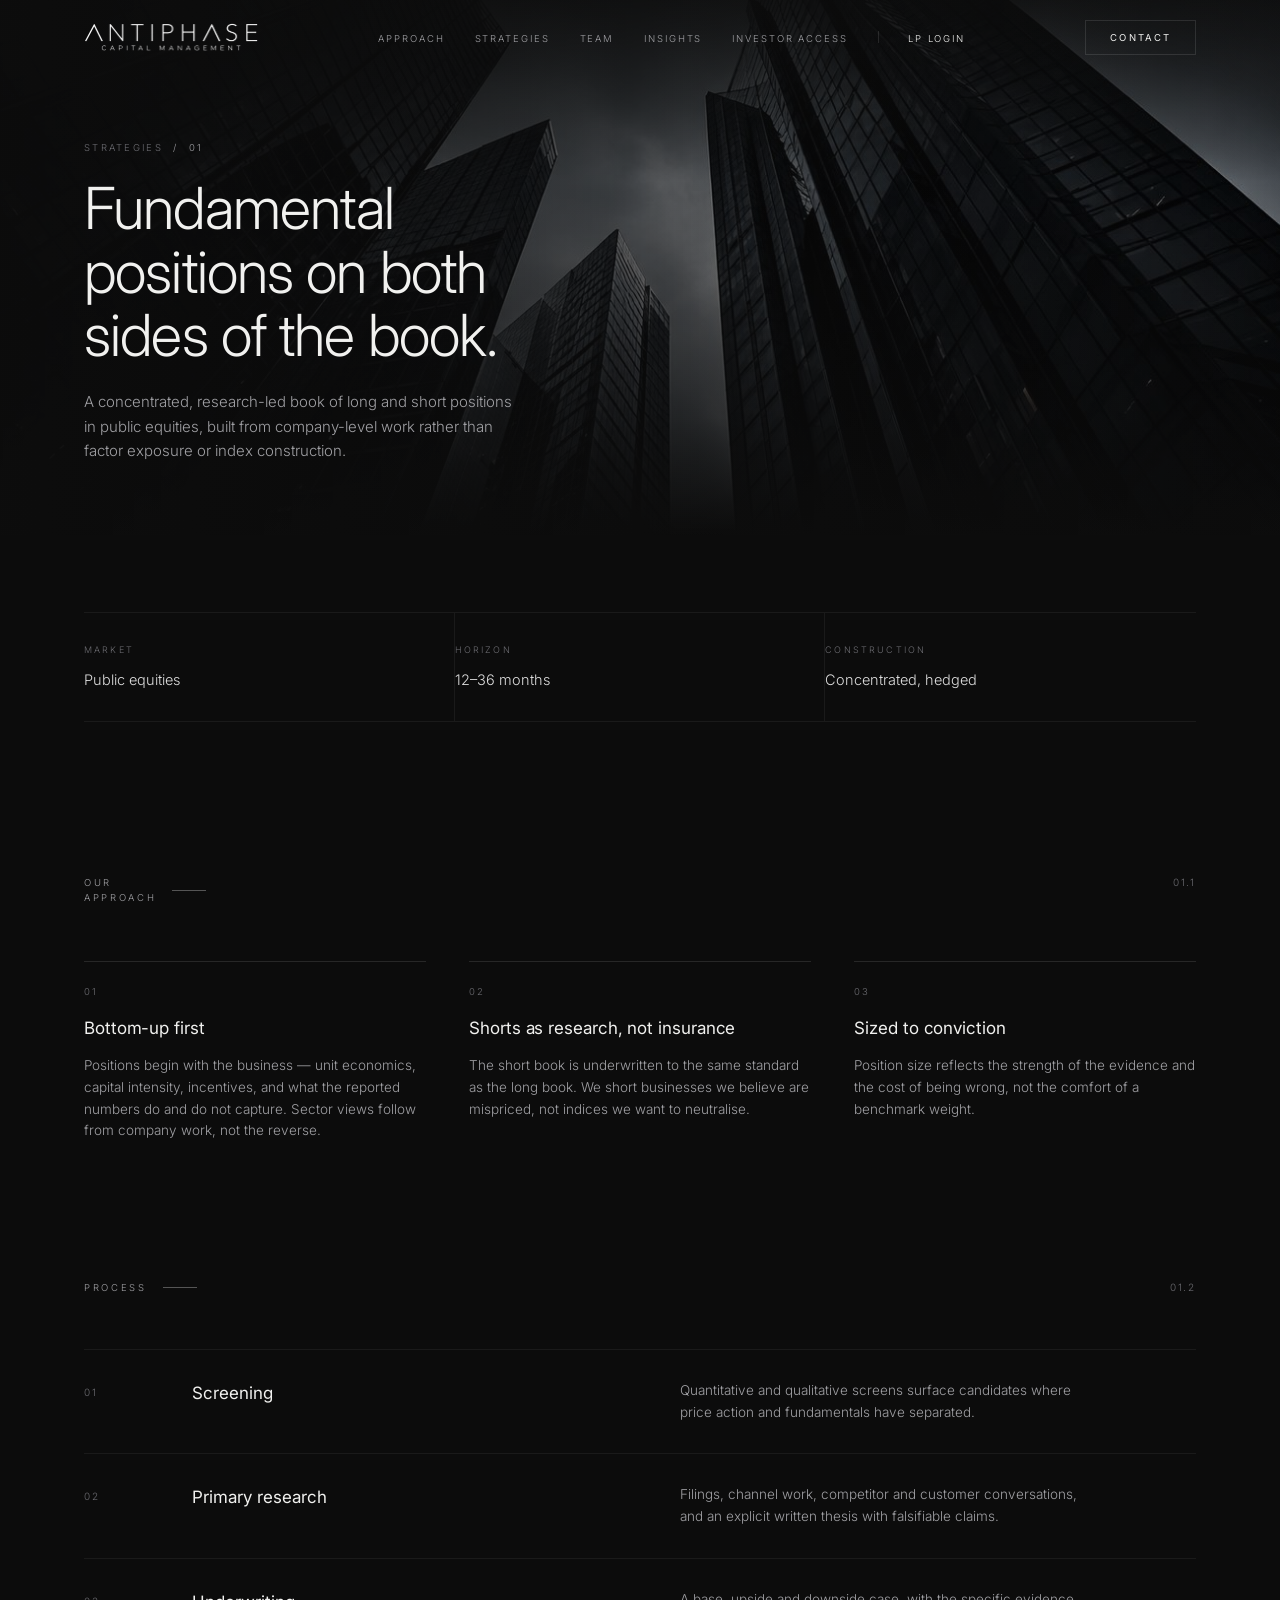
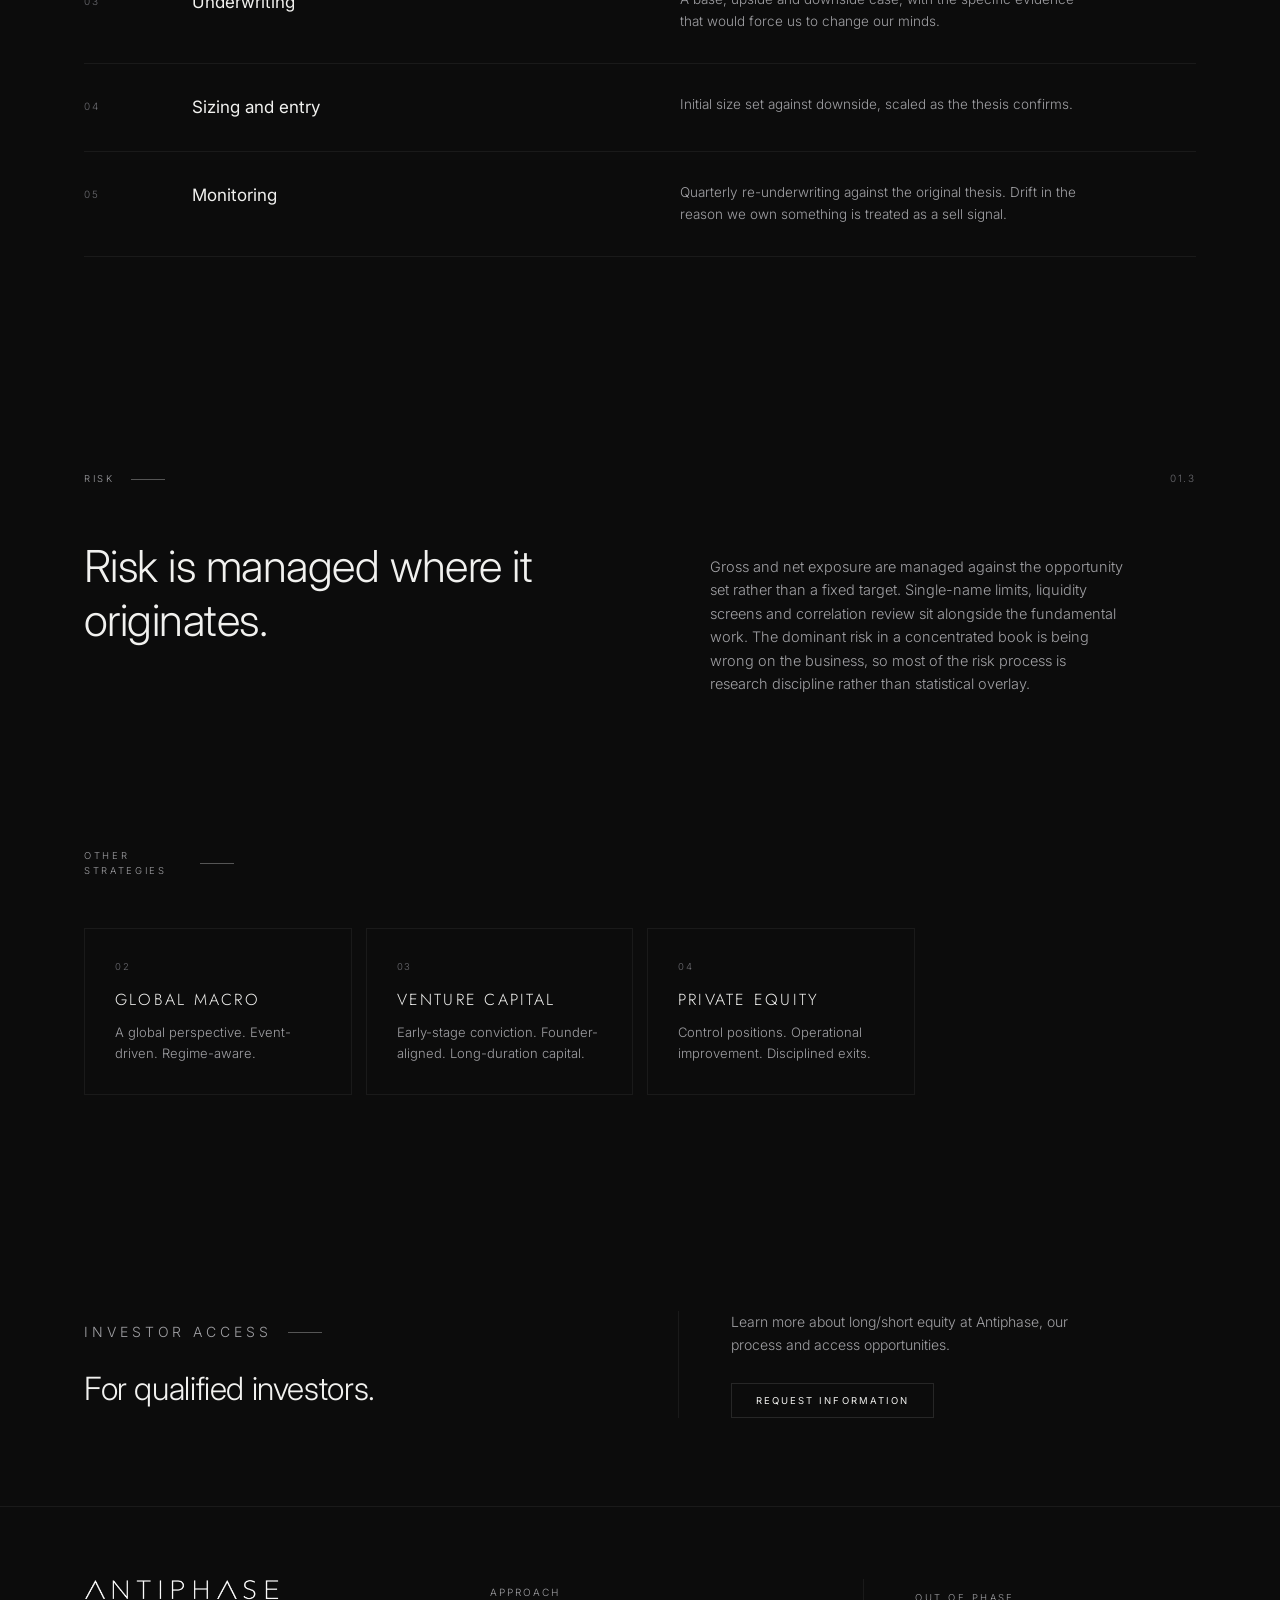
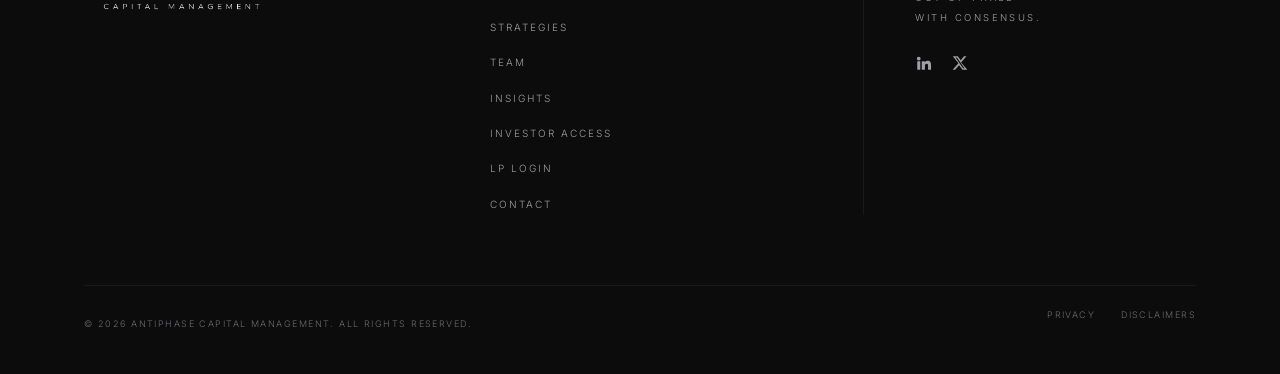
<file: strategies/long-short-equities/index.html>
<!DOCTYPE html>
<html lang="en">
<head>
<meta charset="utf-8" />
<meta name="viewport" content="width=device-width, initial-scale=1" />
<title>Long/Short Equity — Antiphase Capital Management</title>
<meta name="description" content="A concentrated, research-led book of long and short positions in public equities, built from company-level work rather than factor exposure or index constr" />
<link rel="icon" href="/favicon.ico" sizes="any">
<link rel="icon" type="image/png" sizes="32x32" href="/favicon-32.png">
<link rel="apple-touch-icon" href="/apple-touch-icon.png">
<meta name="theme-color" content="#0c0c0c">
<link rel="preconnect" href="https://fonts.googleapis.com">
<link rel="preconnect" href="https://fonts.gstatic.com" crossorigin>
<link href="https://fonts.googleapis.com/css2?family=Jost:wght@200;300;400&family=Inter:wght@300;400;500&display=swap" rel="stylesheet">
<link rel="stylesheet" href="/styles.css">
</head>
<body>

<header id="hdr">
  <div class="wrap nav">
    <a href="/" class="mark" aria-label="Antiphase Capital Management, home"><i></i></a>
    <ul>
      <li><a class="link" href="/#purpose">Approach</a></li>
      <li><a class="link" href="/#strategies" class="on">Strategies</a></li>
      <li><a class="link" href="/#philosophy">Team</a></li>
      <li><a class="link" href="/#lens">Insights</a></li>
      <li><a class="link" href="/#access">Investor access</a></li>
      <li class="lp"><a class="link" href="#" data-lp>LP Login</a></li>
    </ul>
    <button class="btn" data-open>Contact</button>
    <button class="burger" id="burger" aria-label="Open menu" aria-expanded="false"><span></span><span></span></button>
  </div>
</header>

<main id="top">

  <section class="page-hero">
    <div class="art" aria-hidden="true">
      <img src="/towers.jpg" alt="" fetchpriority="high" decoding="async">
    </div>
    <div class="wrap">
      <p class="crumb"><a href="/#strategies">Strategies</a> &nbsp;/&nbsp; 01</p>
      <h1>Fundamental positions on both sides of the book.</h1>
      <p class="lede">A concentrated, research-led book of long and short positions in public equities, built from company-level work rather than factor exposure or index construction.</p>
    </div>
  </section>

  <section class="band" style="padding-top:clamp(38px,5vw,62px)">
    <div class="wrap">
      <dl class="facts rv">
        <div class="fact"><dt>Market</dt><dd>Public equities</dd></div>
        <div class="fact"><dt>Horizon</dt><dd>12–36 months</dd></div>
        <div class="fact"><dt>Construction</dt><dd>Concentrated, hedged</dd></div>
      </dl>
    </div>
  </section>

  <section class="band" id="approach" style="padding-top:0">
    <div class="wrap">
      <div class="head-row rv">
        <p class="eyebrow">Our approach</p>
        <span class="num">01.1</span>
      </div>
      <div class="pillars-grid">
        <div class="pillar rv">
          <p class="n">01</p>
          <h3>Bottom-up first</h3>
          <p>Positions begin with the business — unit economics, capital intensity, incentives, and what the reported numbers do and do not capture. Sector views follow from company work, not the reverse.</p>
        </div>
        <div class="pillar rv">
          <p class="n">02</p>
          <h3>Shorts as research, not insurance</h3>
          <p>The short book is underwritten to the same standard as the long book. We short businesses we believe are mispriced, not indices we want to neutralise.</p>
        </div>
        <div class="pillar rv">
          <p class="n">03</p>
          <h3>Sized to conviction</h3>
          <p>Position size reflects the strength of the evidence and the cost of being wrong, not the comfort of a benchmark weight.</p>
        </div>
      </div>
    </div>
  </section>

  <section class="band" id="process" style="padding-top:0">
    <div class="wrap">
      <div class="head-row rv">
        <p class="eyebrow">Process</p>
        <span class="num">01.2</span>
      </div>
      <div class="steps">
      <div class="step rv">
        <p class="n">01</p>
        <h3>Screening</h3>
        <p>Quantitative and qualitative screens surface candidates where price action and fundamentals have separated.</p>
      </div>
      <div class="step rv">
        <p class="n">02</p>
        <h3>Primary research</h3>
        <p>Filings, channel work, competitor and customer conversations, and an explicit written thesis with falsifiable claims.</p>
      </div>
      <div class="step rv">
        <p class="n">03</p>
        <h3>Underwriting</h3>
        <p>A base, upside and downside case, with the specific evidence that would force us to change our minds.</p>
      </div>
      <div class="step rv">
        <p class="n">04</p>
        <h3>Sizing and entry</h3>
        <p>Initial size set against downside, scaled as the thesis confirms.</p>
      </div>
      <div class="step rv">
        <p class="n">05</p>
        <h3>Monitoring</h3>
        <p>Quarterly re-underwriting against the original thesis. Drift in the reason we own something is treated as a sell signal.</p>
      </div>
      </div>
    </div>
  </section>

  <section class="band" id="risk" style="padding-top:clamp(44px,6vw,80px)">
    <div class="wrap">
      <div class="head-row rv">
        <p class="eyebrow">Risk</p>
        <span class="num">01.3</span>
      </div>
      <div class="two">
        <h2 class="rv">Risk is managed where it originates.</h2>
        <p class="copy rv">Gross and net exposure are managed against the opportunity set rather than a fixed target. Single-name limits, liquidity screens and correlation review sit alongside the fundamental work. The dominant risk in a concentrated book is being wrong on the business, so most of the risk process is research discipline rather than statistical overlay.</p>
      </div>
    </div>
  </section>

  <section class="band" id="other" style="padding-top:0">
    <div class="wrap">
      <div class="head-row rv">
        <p class="eyebrow">Other strategies</p>
      </div>
      <div class="related">
        <a class="rel rv" href="/strategies/global-macro/">
          <p class="n">02</p>
          <h3>GLOBAL MACRO</h3>
          <p>A global perspective. Event-driven. Regime-aware.</p>
        </a>
        <a class="rel rv" href="/strategies/venture-capital/">
          <p class="n">03</p>
          <h3>VENTURE CAPITAL</h3>
          <p>Early-stage conviction. Founder-aligned. Long-duration capital.</p>
        </a>
        <a class="rel rv" href="/strategies/private-equity/">
          <p class="n">04</p>
          <h3>PRIVATE EQUITY</h3>
          <p>Control positions. Operational improvement. Disciplined exits.</p>
        </a>
      </div>
    </div>
  </section>

  <section class="access" id="access">
    <div class="wrap grid">
      <div>
        <p class="eyebrow">Investor access</p>
        <h2>For qualified investors.</h2>
      </div>
      <div class="right">
        <p>Learn more about long/short equity at Antiphase, our process and access opportunities.</p>
        <button class="btn" data-open>Request information</button>
      </div>
    </div>
  </section>
</main>

<footer>
  <div class="wrap">
    <div class="f-grid">
      <a href="/" class="mark f-mark" aria-label="Antiphase Capital Management, home"><i></i></a>
      <ul>
        <li><a href="/#purpose">Approach</a></li>
        <li><a href="/#strategies">Strategies</a></li>
        <li><a href="/#philosophy">Team</a></li>
        <li><a href="/#lens">Insights</a></li>
        <li><a href="/#access">Investor access</a></li>
        <li><a href="#" data-lp>LP Login</a></li>
        <li><a href="#" data-open>Contact</a></li>
      </ul>
      <div class="f-right">
        <p class="f-tag">Out of phase<br>with consensus.</p>
        <div class="social">
          <a href="#" aria-label="LinkedIn"><svg viewBox="0 0 24 24" fill="currentColor"><path d="M4.98 3.5A2.5 2.5 0 1 0 5 8.5a2.5 2.5 0 0 0 0-5zM3 9.5h4V21H3zM9 9.5h3.8v1.6h.05c.53-.95 1.83-1.95 3.77-1.95 4.03 0 4.78 2.5 4.78 5.76V21h-4v-5.2c0-1.24-.02-2.84-1.9-2.84-1.9 0-2.2 1.36-2.2 2.75V21H9z"/></svg></a>
          <a href="#" aria-label="X"><svg viewBox="0 0 24 24" fill="currentColor"><path d="M17.3 3h3.3l-7.2 8.2L21.8 21h-6.4l-4.6-5.9L5.5 21H2.2l7.7-8.8L2.4 3h6.6l4.1 5.4zm-1.2 16h1.8L7.9 4.8H6z"/></svg></a>
        </div>
      </div>
    </div>
    <div class="f-base">
      <p>© 2026 Antiphase Capital Management. All rights reserved.</p>
      <nav><a href="#">Privacy</a><a href="#">Disclaimers</a></nav>
    </div>
  </div>
</footer>

<dialog id="dlg">
  <button class="d-close" data-close aria-label="Close">×</button>
  <div class="d-in">
    <div class="form-part">
      <p class="eyebrow">Investor access</p>
      <h3>Request information</h3>
      <p class="sub">Tell us a little about you and we'll follow up with strategy materials.</p>
      <form id="frm" novalidate>
        <div class="field"><label for="n">Name</label><input id="n" name="name" required autocomplete="name"></div>
        <div class="field"><label for="e">Email</label><input id="e" name="email" type="email" required autocomplete="email"></div>
        <div class="field"><label for="o">Firm</label><input id="o" name="firm" autocomplete="organization"></div>
        <div class="field">
          <label for="t">Investor type</label>
          <select id="t" name="type">
            <option>Qualified purchaser</option>
            <option>Accredited investor</option>
            <option>Institution</option>
            <option>Consultant / allocator</option>
            <option>Other</option>
          </select>
        </div>
        <div class="d-actions"><button class="btn" type="submit">Send request</button><span id="err" style="font-size:11px;color:#c88" role="alert"></span></div>
        <p class="d-note">Interests in the funds are offered only to qualified investors through definitive offering documents. Nothing on this site is an offer to sell or a solicitation to buy any security.</p>
      </form>
    </div>
    <div class="sent">
      <p class="eyebrow">Request sent</p>
      <h3>Thank you.</h3>
      <p class="sub">A member of the investor relations team will be in touch shortly.</p>
      <button class="btn" data-close>Close</button>
    </div>
  </div>
</dialog>

<script>
(function(){
  'use strict';
  /* ---- nav state ---- */
  const hdr=document.getElementById('hdr');
  const onScroll=()=>hdr.classList.toggle('stuck',window.scrollY>60);
  onScroll(); window.addEventListener('scroll',onScroll,{passive:true});
  const burger=document.getElementById('burger');
  burger.addEventListener('click',()=>{
    const open=hdr.classList.toggle('open');
    burger.setAttribute('aria-expanded',String(open));
  });
  hdr.querySelectorAll('.nav ul a').forEach(a=>a.addEventListener('click',()=>{
    hdr.classList.remove('open');burger.setAttribute('aria-expanded','false');
  }));

  /* ---- reveal ---- */
  const io=new IntersectionObserver((es)=>{
    es.forEach(e=>{if(e.isIntersecting){e.target.classList.add('in');io.unobserve(e.target);}});
  },{threshold:.18});
  document.querySelectorAll('.rv').forEach((n,i)=>{n.style.transitionDelay=(i%3)*90+'ms';io.observe(n);});

  /* ---- dialog ---- */
  const dlg=document.getElementById('dlg');
  document.querySelectorAll('[data-open]').forEach(b=>b.addEventListener('click',e=>{
    e.preventDefault();dlg.classList.remove('done');dlg.showModal();
  }));
  dlg.querySelectorAll('[data-close]').forEach(b=>b.addEventListener('click',()=>dlg.close()));
  document.getElementById('frm').addEventListener('submit',e=>{
    e.preventDefault();
    const f=e.target, err=document.getElementById('err');
    const email=f.email.value.trim();
    if(!f.name.value.trim()){err.textContent='Enter your name.';return;}
    if(!/^[^\s@]+@[^\s@]+\.[^\s@]{2,}$/.test(email)){err.textContent='Enter a valid email address.';return;}
    err.textContent='';
    /* wire this to your CRM / form endpoint */
    dlg.classList.add('done');
    f.reset();
  });
})();
</script>
</body>
</html>
</file>
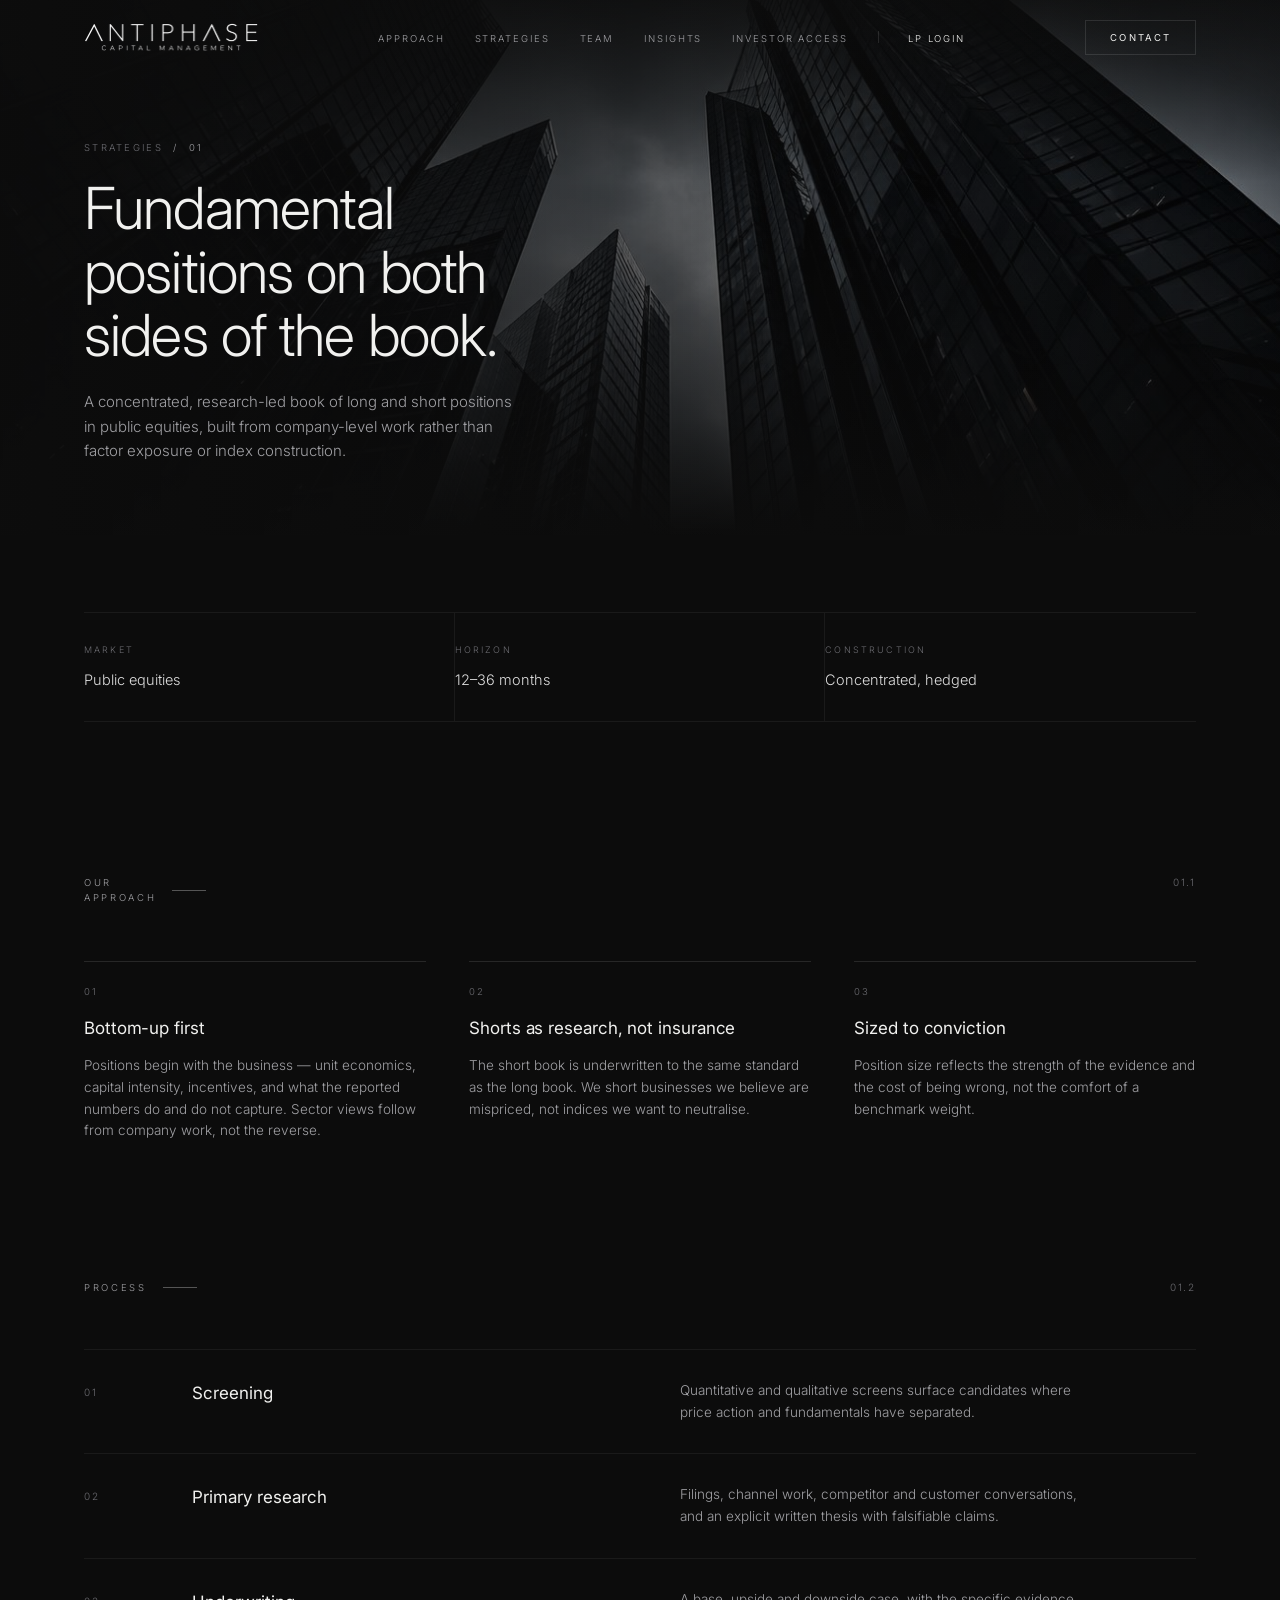
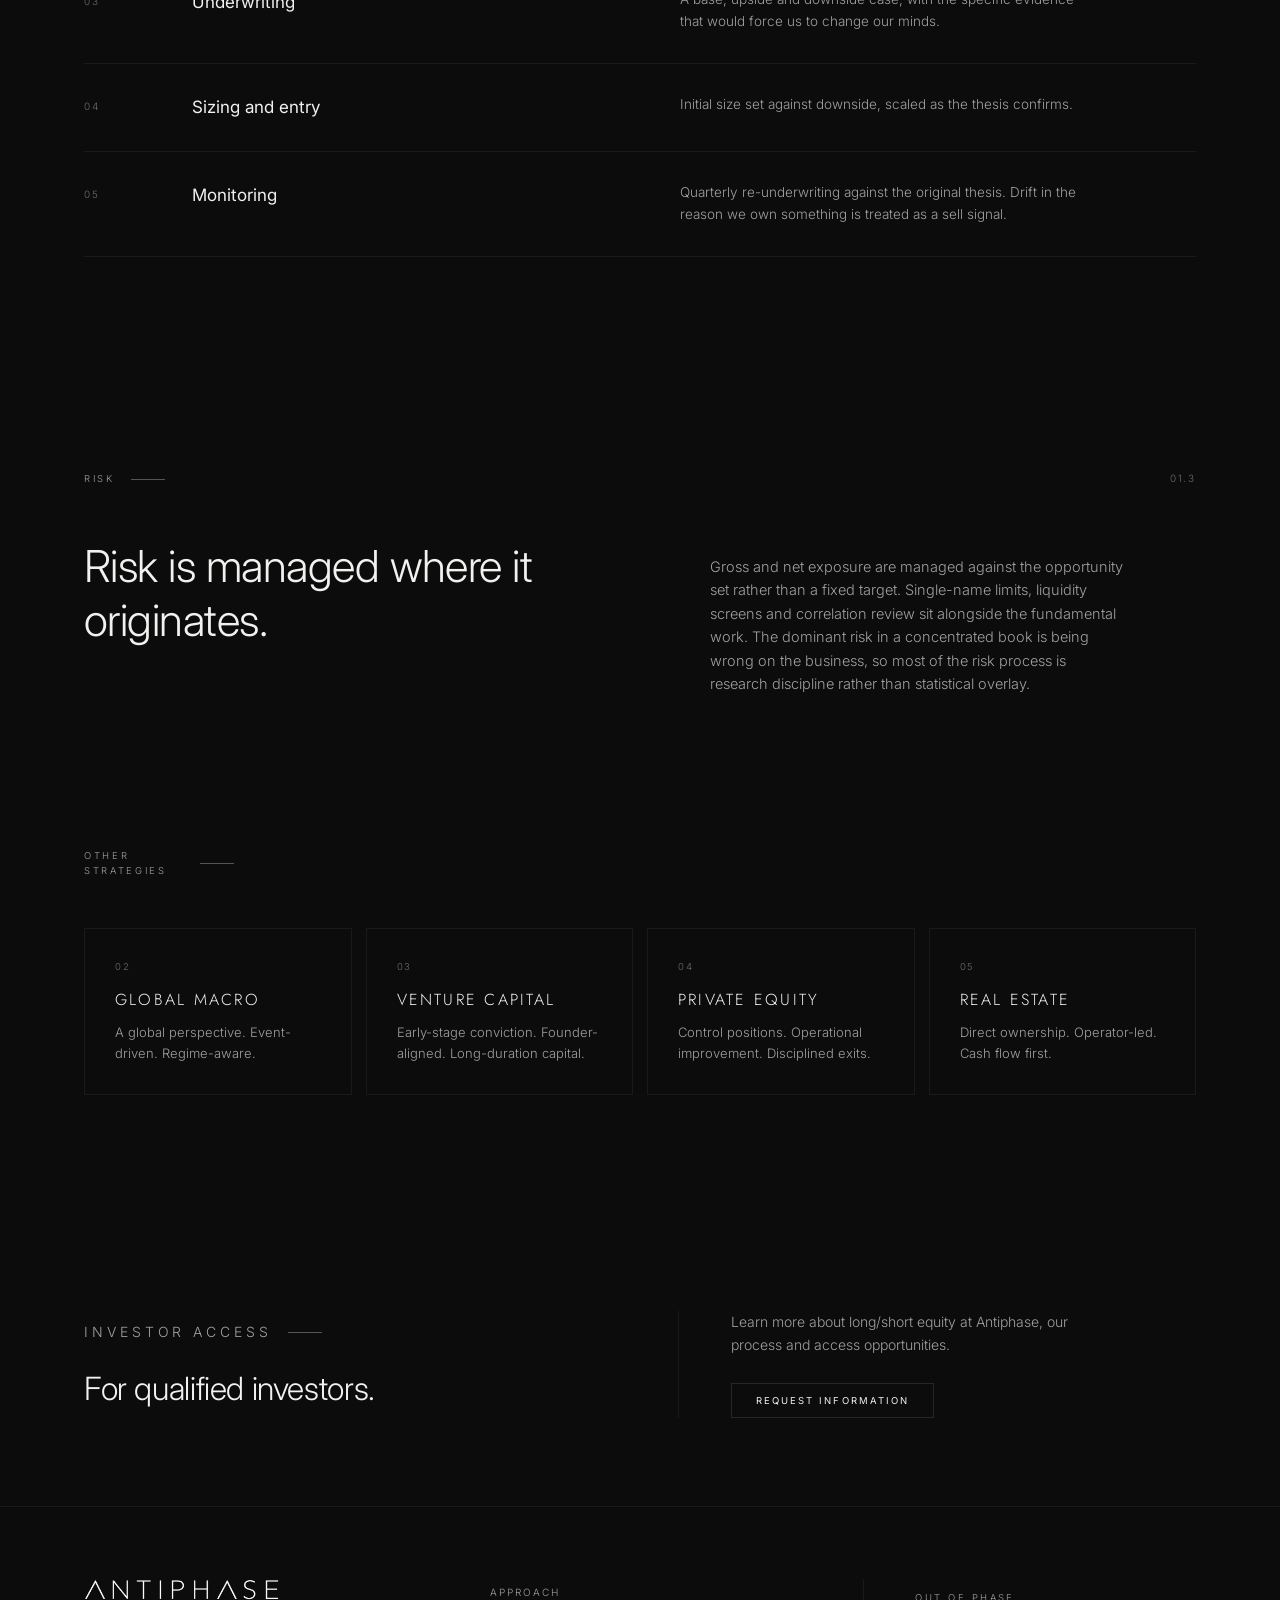
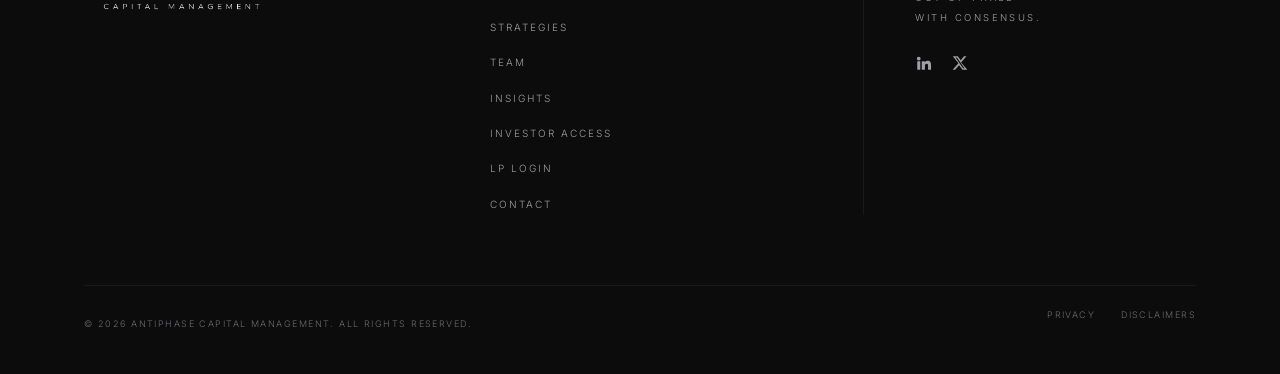
<file: strategies/long-short-equity/index.html>
<!DOCTYPE html>
<html lang="en">
<head>
<meta charset="utf-8" />
<meta name="viewport" content="width=device-width, initial-scale=1" />
<title>Long/Short Equity — Antiphase Capital Management</title>
<meta name="description" content="A concentrated, research-led book of long and short positions in public equities, built from company-level work rather than factor exposure or index constr" />
<link rel="icon" href="/favicon.ico" sizes="any">
<link rel="icon" type="image/png" sizes="32x32" href="/favicon-32.png">
<link rel="apple-touch-icon" href="/apple-touch-icon.png">
<meta name="theme-color" content="#0c0c0c">
<link rel="preconnect" href="https://fonts.googleapis.com">
<link rel="preconnect" href="https://fonts.gstatic.com" crossorigin>
<link href="https://fonts.googleapis.com/css2?family=Jost:wght@200;300;400&family=Inter:wght@300;400;500&display=swap" rel="stylesheet">
<link rel="stylesheet" href="/styles.css">
</head>
<body>

<header id="hdr">
  <div class="wrap nav">
    <a href="/" class="mark" aria-label="Antiphase Capital Management, home"><i></i></a>
    <ul>
      <li><a class="link" href="/#purpose">Approach</a></li>
      <li><a class="link" href="/#strategies" class="on">Strategies</a></li>
      <li><a class="link" href="/team/">Team</a></li>
      <li><a class="link" href="/#lens">Insights</a></li>
      <li><a class="link" href="/#access">Investor access</a></li>
      <li class="lp"><a class="link" href="#" data-lp>LP Login</a></li>
    </ul>
    <button class="btn" data-open>Contact</button>
    <button class="burger" id="burger" aria-label="Open menu" aria-expanded="false"><span></span><span></span></button>
  </div>
</header>

<main id="top">

  <section class="page-hero">
    <div class="art" aria-hidden="true">
      <img src="/towers.jpg" alt="" fetchpriority="high" decoding="async">
    </div>
    <div class="wrap">
      <p class="crumb"><a href="/#strategies">Strategies</a> &nbsp;/&nbsp; 01</p>
      <h1>Fundamental positions on both sides of the book.</h1>
      <p class="lede">A concentrated, research-led book of long and short positions in public equities, built from company-level work rather than factor exposure or index construction.</p>
    </div>
  </section>

  <section class="band" style="padding-top:clamp(38px,5vw,62px)">
    <div class="wrap">
      <dl class="facts rv">
        <div class="fact"><dt>Market</dt><dd>Public equities</dd></div>
        <div class="fact"><dt>Horizon</dt><dd>12–36 months</dd></div>
        <div class="fact"><dt>Construction</dt><dd>Concentrated, hedged</dd></div>
      </dl>
    </div>
  </section>

  <section class="band" id="approach" style="padding-top:0">
    <div class="wrap">
      <div class="head-row rv">
        <p class="eyebrow">Our approach</p>
        <span class="num">01.1</span>
      </div>
      <div class="pillars-grid">
        <div class="pillar rv">
          <p class="n">01</p>
          <h3>Bottom-up first</h3>
          <p>Positions begin with the business — unit economics, capital intensity, incentives, and what the reported numbers do and do not capture. Sector views follow from company work, not the reverse.</p>
        </div>
        <div class="pillar rv">
          <p class="n">02</p>
          <h3>Shorts as research, not insurance</h3>
          <p>The short book is underwritten to the same standard as the long book. We short businesses we believe are mispriced, not indices we want to neutralise.</p>
        </div>
        <div class="pillar rv">
          <p class="n">03</p>
          <h3>Sized to conviction</h3>
          <p>Position size reflects the strength of the evidence and the cost of being wrong, not the comfort of a benchmark weight.</p>
        </div>
      </div>
    </div>
  </section>

  <section class="band" id="process" style="padding-top:0">
    <div class="wrap">
      <div class="head-row rv">
        <p class="eyebrow">Process</p>
        <span class="num">01.2</span>
      </div>
      <div class="steps">
      <div class="step rv">
        <p class="n">01</p>
        <h3>Screening</h3>
        <p>Quantitative and qualitative screens surface candidates where price action and fundamentals have separated.</p>
      </div>
      <div class="step rv">
        <p class="n">02</p>
        <h3>Primary research</h3>
        <p>Filings, channel work, competitor and customer conversations, and an explicit written thesis with falsifiable claims.</p>
      </div>
      <div class="step rv">
        <p class="n">03</p>
        <h3>Underwriting</h3>
        <p>A base, upside and downside case, with the specific evidence that would force us to change our minds.</p>
      </div>
      <div class="step rv">
        <p class="n">04</p>
        <h3>Sizing and entry</h3>
        <p>Initial size set against downside, scaled as the thesis confirms.</p>
      </div>
      <div class="step rv">
        <p class="n">05</p>
        <h3>Monitoring</h3>
        <p>Quarterly re-underwriting against the original thesis. Drift in the reason we own something is treated as a sell signal.</p>
      </div>
      </div>
    </div>
  </section>

  <section class="band" id="risk" style="padding-top:clamp(44px,6vw,80px)">
    <div class="wrap">
      <div class="head-row rv">
        <p class="eyebrow">Risk</p>
        <span class="num">01.3</span>
      </div>
      <div class="two">
        <h2 class="rv">Risk is managed where it originates.</h2>
        <p class="copy rv">Gross and net exposure are managed against the opportunity set rather than a fixed target. Single-name limits, liquidity screens and correlation review sit alongside the fundamental work. The dominant risk in a concentrated book is being wrong on the business, so most of the risk process is research discipline rather than statistical overlay.</p>
      </div>
    </div>
  </section>

  <section class="band" id="other" style="padding-top:0">
    <div class="wrap">
      <div class="head-row rv">
        <p class="eyebrow">Other strategies</p>
      </div>
      <div class="related">
        <a class="rel rv" href="/strategies/global-macro/">
          <p class="n">02</p>
          <h3>GLOBAL MACRO</h3>
          <p>A global perspective. Event-driven. Regime-aware.</p>
        </a>
        <a class="rel rv" href="/strategies/venture-capital/">
          <p class="n">03</p>
          <h3>VENTURE CAPITAL</h3>
          <p>Early-stage conviction. Founder-aligned. Long-duration capital.</p>
        </a>
        <a class="rel rv" href="/strategies/private-equity/">
          <p class="n">04</p>
          <h3>PRIVATE EQUITY</h3>
          <p>Control positions. Operational improvement. Disciplined exits.</p>
        </a>
        <a class="rel rv" href="/strategies/real-estate/">
          <p class="n">05</p>
          <h3>REAL ESTATE</h3>
          <p>Direct ownership. Operator-led. Cash flow first.</p>
        </a>
      </div>
    </div>
  </section>

  <section class="access" id="access">
    <div class="wrap grid">
      <div>
        <p class="eyebrow">Investor access</p>
        <h2>For qualified investors.</h2>
      </div>
      <div class="right">
        <p>Learn more about long/short equity at Antiphase, our process and access opportunities.</p>
        <button class="btn" data-open>Request information</button>
      </div>
    </div>
  </section>
</main>

<footer>
  <div class="wrap">
    <div class="f-grid">
      <a href="/" class="mark f-mark" aria-label="Antiphase Capital Management, home"><i></i></a>
      <ul>
        <li><a href="/#purpose">Approach</a></li>
        <li><a href="/#strategies">Strategies</a></li>
        <li><a href="/team/">Team</a></li>
        <li><a href="/#lens">Insights</a></li>
        <li><a href="/#access">Investor access</a></li>
        <li><a href="#" data-lp>LP Login</a></li>
        <li><a href="#" data-open>Contact</a></li>
      </ul>
      <div class="f-right">
        <p class="f-tag">Out of phase<br>with consensus.</p>
        <div class="social">
          <a href="#" aria-label="LinkedIn"><svg viewBox="0 0 24 24" fill="currentColor"><path d="M4.98 3.5A2.5 2.5 0 1 0 5 8.5a2.5 2.5 0 0 0 0-5zM3 9.5h4V21H3zM9 9.5h3.8v1.6h.05c.53-.95 1.83-1.95 3.77-1.95 4.03 0 4.78 2.5 4.78 5.76V21h-4v-5.2c0-1.24-.02-2.84-1.9-2.84-1.9 0-2.2 1.36-2.2 2.75V21H9z"/></svg></a>
          <a href="#" aria-label="X"><svg viewBox="0 0 24 24" fill="currentColor"><path d="M17.3 3h3.3l-7.2 8.2L21.8 21h-6.4l-4.6-5.9L5.5 21H2.2l7.7-8.8L2.4 3h6.6l4.1 5.4zm-1.2 16h1.8L7.9 4.8H6z"/></svg></a>
        </div>
      </div>
    </div>
    <div class="f-base">
      <p>© 2026 Antiphase Capital Management. All rights reserved.</p>
      <nav><a href="#">Privacy</a><a href="#">Disclaimers</a></nav>
    </div>
  </div>
</footer>

<dialog id="dlg">
  <button class="d-close" data-close aria-label="Close">×</button>
  <div class="d-in">
    <div class="form-part">
      <p class="eyebrow">Investor access</p>
      <h3>Request information</h3>
      <p class="sub">Tell us a little about you and we'll follow up with strategy materials.</p>
      <form id="frm" novalidate>
        <div class="field"><label for="n">Name</label><input id="n" name="name" required autocomplete="name"></div>
        <div class="field"><label for="e">Email</label><input id="e" name="email" type="email" required autocomplete="email"></div>
        <div class="field"><label for="o">Firm</label><input id="o" name="firm" autocomplete="organization"></div>
        <div class="field">
          <label for="t">Investor type</label>
          <select id="t" name="type">
            <option>Qualified purchaser</option>
            <option>Accredited investor</option>
            <option>Institution</option>
            <option>Consultant / allocator</option>
            <option>Other</option>
          </select>
        </div>
        <div class="d-actions"><button class="btn" type="submit">Send request</button><span id="err" style="font-size:11px;color:#c88" role="alert"></span></div>
        <p class="d-note">Interests in the funds are offered only to qualified investors through definitive offering documents. Nothing on this site is an offer to sell or a solicitation to buy any security.</p>
      </form>
    </div>
    <div class="sent">
      <p class="eyebrow">Request sent</p>
      <h3>Thank you.</h3>
      <p class="sub">A member of the investor relations team will be in touch shortly.</p>
      <button class="btn" data-close>Close</button>
    </div>
  </div>
</dialog>

<script>
(function(){
  'use strict';
  /* ---- nav state ---- */
  const hdr=document.getElementById('hdr');
  const onScroll=()=>hdr.classList.toggle('stuck',window.scrollY>60);
  onScroll(); window.addEventListener('scroll',onScroll,{passive:true});
  const burger=document.getElementById('burger');
  burger.addEventListener('click',()=>{
    const open=hdr.classList.toggle('open');
    burger.setAttribute('aria-expanded',String(open));
  });
  hdr.querySelectorAll('.nav ul a').forEach(a=>a.addEventListener('click',()=>{
    hdr.classList.remove('open');burger.setAttribute('aria-expanded','false');
  }));

  /* ---- reveal ---- */
  const io=new IntersectionObserver((es)=>{
    es.forEach(e=>{if(e.isIntersecting){e.target.classList.add('in');io.unobserve(e.target);}});
  },{threshold:.18});
  document.querySelectorAll('.rv').forEach((n,i)=>{n.style.transitionDelay=(i%3)*90+'ms';io.observe(n);});

  /* ---- dialog ---- */
  const dlg=document.getElementById('dlg');
  document.querySelectorAll('[data-open]').forEach(b=>b.addEventListener('click',e=>{
    e.preventDefault();dlg.classList.remove('done');dlg.showModal();
  }));
  dlg.querySelectorAll('[data-close]').forEach(b=>b.addEventListener('click',()=>dlg.close()));
  document.getElementById('frm').addEventListener('submit',e=>{
    e.preventDefault();
    const f=e.target, err=document.getElementById('err');
    const email=f.email.value.trim();
    if(!f.name.value.trim()){err.textContent='Enter your name.';return;}
    if(!/^[^\s@]+@[^\s@]+\.[^\s@]{2,}$/.test(email)){err.textContent='Enter a valid email address.';return;}
    err.textContent='';
    /* wire this to your CRM / form endpoint */
    dlg.classList.add('done');
    f.reset();
  });
})();
</script>
</body>
</html>
</file>
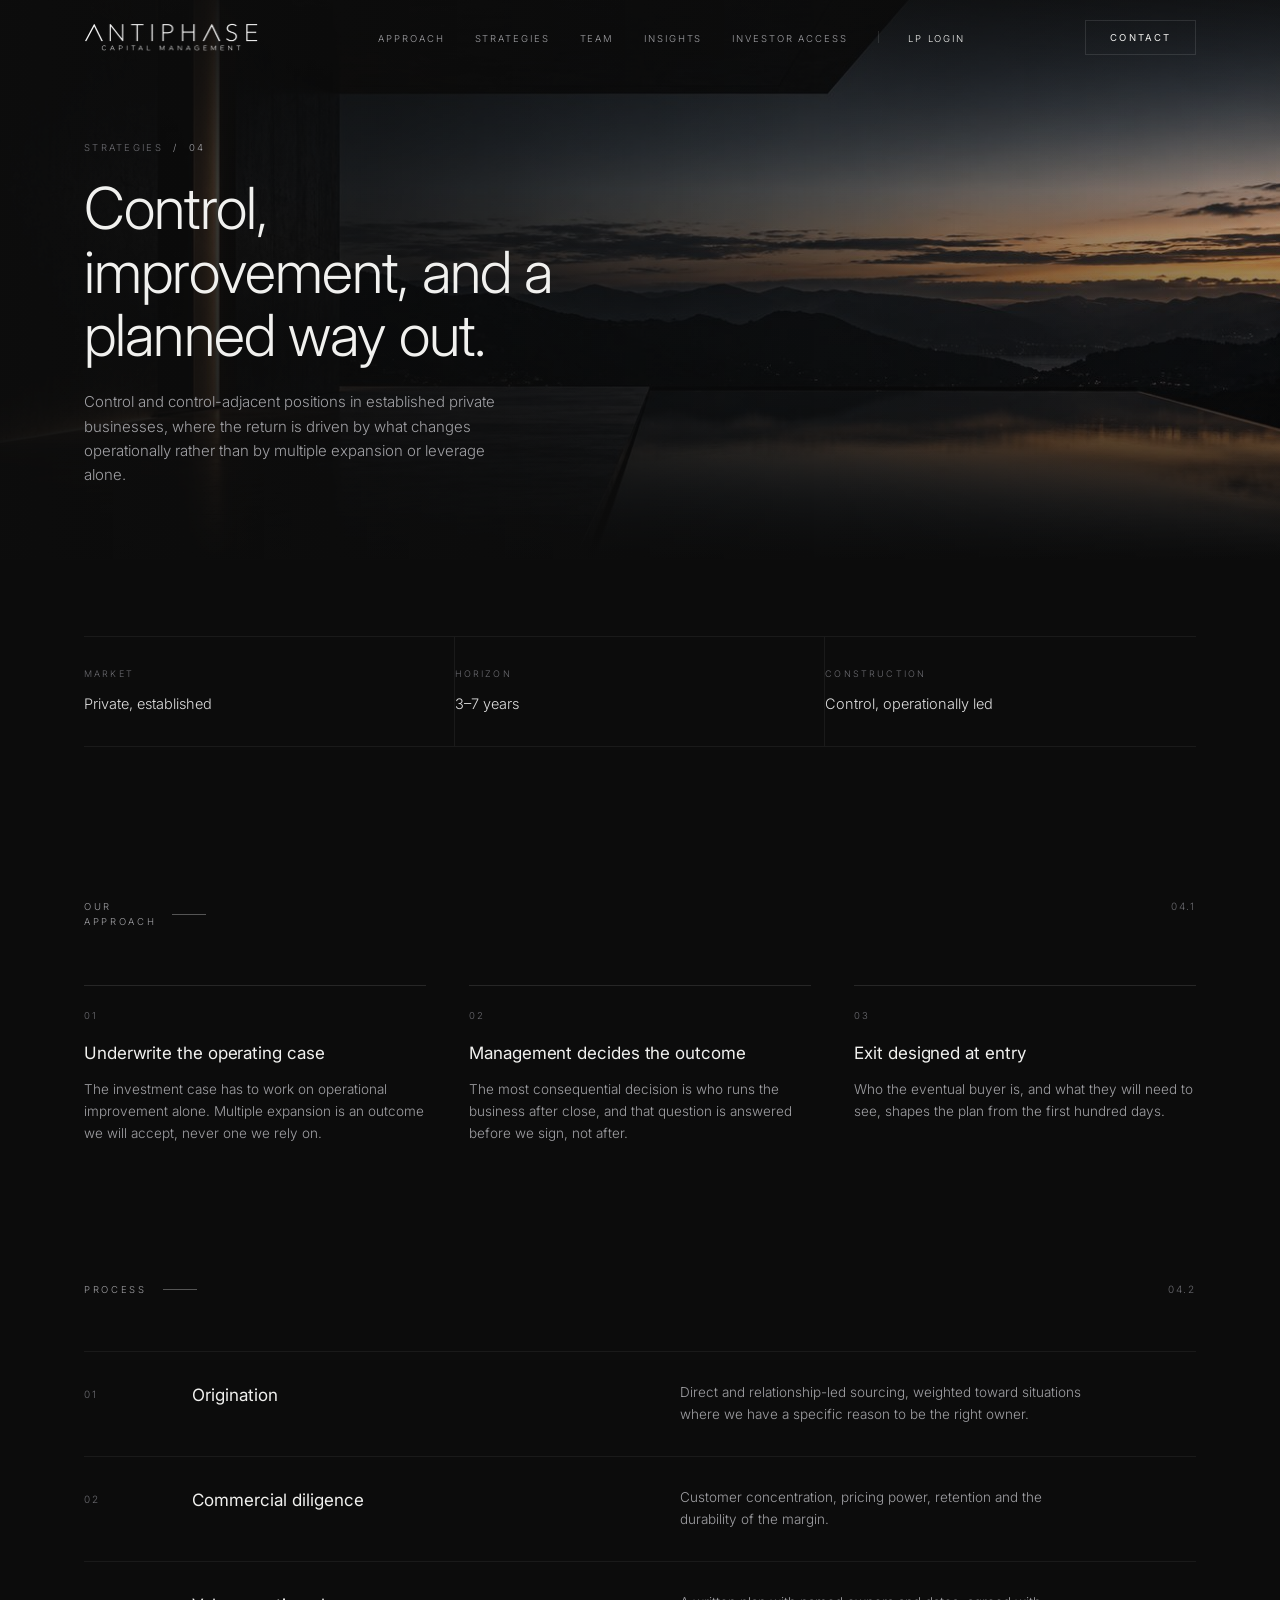
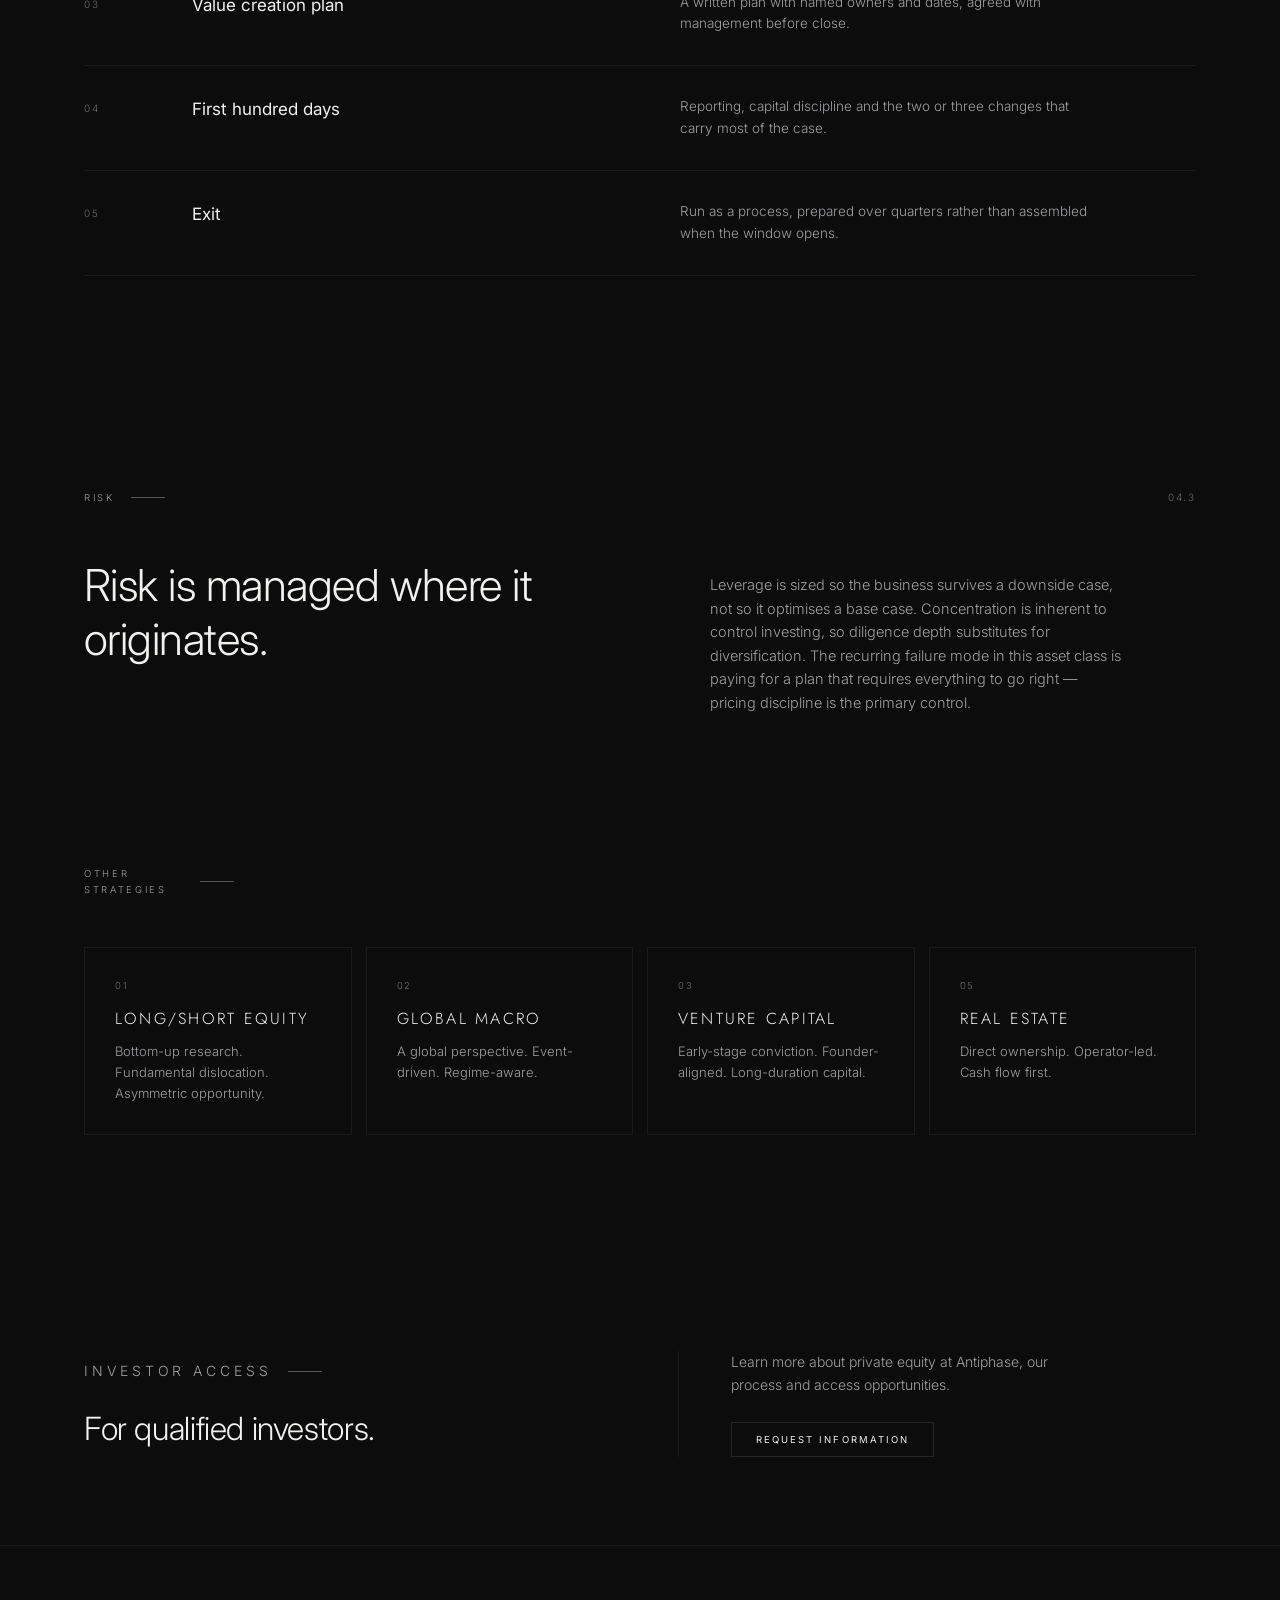
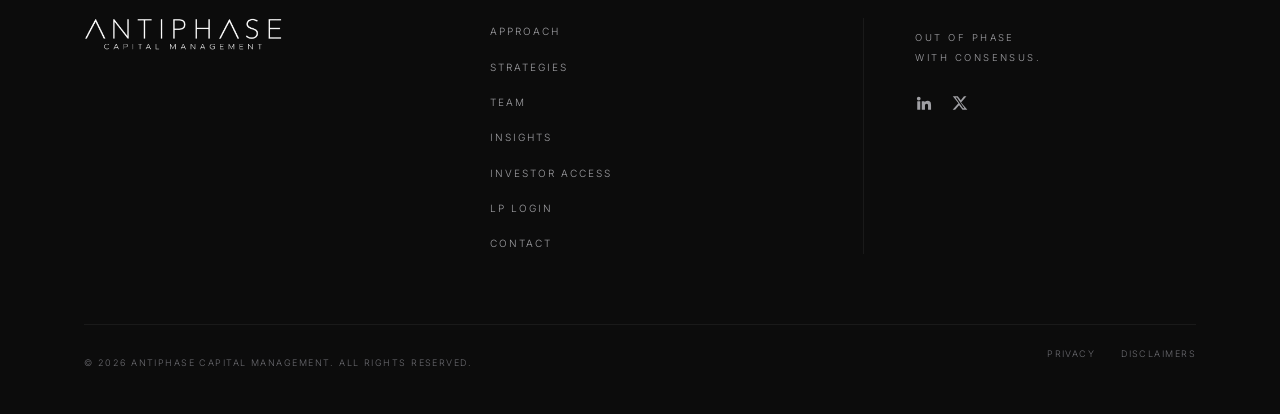
<file: strategies/private-equity/index.html>
<!DOCTYPE html>
<html lang="en">
<head>
<meta charset="utf-8" />
<meta name="viewport" content="width=device-width, initial-scale=1" />
<title>Private Equity — Antiphase Capital Management</title>
<meta name="description" content="Control and control-adjacent positions in established private businesses, where the return is driven by what changes operationally rather than by multiple " />
<link rel="icon" href="/favicon.ico" sizes="any">
<link rel="icon" type="image/png" sizes="32x32" href="/favicon-32.png">
<link rel="apple-touch-icon" href="/apple-touch-icon.png">
<meta name="theme-color" content="#0c0c0c">
<link rel="preconnect" href="https://fonts.googleapis.com">
<link rel="preconnect" href="https://fonts.gstatic.com" crossorigin>
<link href="https://fonts.googleapis.com/css2?family=Jost:wght@200;300;400&family=Inter:wght@300;400;500&display=swap" rel="stylesheet">
<link rel="stylesheet" href="/styles.css">
</head>
<body>

<header id="hdr">
  <div class="wrap nav">
    <a href="/" class="mark" aria-label="Antiphase Capital Management, home"><i></i></a>
    <ul>
      <li><a class="link" href="/#purpose">Approach</a></li>
      <li><a class="link" href="/#strategies" class="on">Strategies</a></li>
      <li><a class="link" href="/team/">Team</a></li>
      <li><a class="link" href="/#lens">Insights</a></li>
      <li><a class="link" href="/#access">Investor access</a></li>
      <li class="lp"><a class="link" href="#" data-lp>LP Login</a></li>
    </ul>
    <button class="btn" data-open>Contact</button>
    <button class="burger" id="burger" aria-label="Open menu" aria-expanded="false"><span></span><span></span></button>
  </div>
</header>

<main id="top">

  <section class="page-hero">
    <div class="art" aria-hidden="true">
      <img src="/office.jpg" alt="" fetchpriority="high" decoding="async">
    </div>
    <div class="wrap">
      <p class="crumb"><a href="/#strategies">Strategies</a> &nbsp;/&nbsp; 04</p>
      <h1>Control, improvement, and a planned way out.</h1>
      <p class="lede">Control and control-adjacent positions in established private businesses, where the return is driven by what changes operationally rather than by multiple expansion or leverage alone.</p>
    </div>
  </section>

  <section class="band" style="padding-top:clamp(38px,5vw,62px)">
    <div class="wrap">
      <dl class="facts rv">
        <div class="fact"><dt>Market</dt><dd>Private, established</dd></div>
        <div class="fact"><dt>Horizon</dt><dd>3–7 years</dd></div>
        <div class="fact"><dt>Construction</dt><dd>Control, operationally led</dd></div>
      </dl>
    </div>
  </section>

  <section class="band" id="approach" style="padding-top:0">
    <div class="wrap">
      <div class="head-row rv">
        <p class="eyebrow">Our approach</p>
        <span class="num">04.1</span>
      </div>
      <div class="pillars-grid">
        <div class="pillar rv">
          <p class="n">01</p>
          <h3>Underwrite the operating case</h3>
          <p>The investment case has to work on operational improvement alone. Multiple expansion is an outcome we will accept, never one we rely on.</p>
        </div>
        <div class="pillar rv">
          <p class="n">02</p>
          <h3>Management decides the outcome</h3>
          <p>The most consequential decision is who runs the business after close, and that question is answered before we sign, not after.</p>
        </div>
        <div class="pillar rv">
          <p class="n">03</p>
          <h3>Exit designed at entry</h3>
          <p>Who the eventual buyer is, and what they will need to see, shapes the plan from the first hundred days.</p>
        </div>
      </div>
    </div>
  </section>

  <section class="band" id="process" style="padding-top:0">
    <div class="wrap">
      <div class="head-row rv">
        <p class="eyebrow">Process</p>
        <span class="num">04.2</span>
      </div>
      <div class="steps">
      <div class="step rv">
        <p class="n">01</p>
        <h3>Origination</h3>
        <p>Direct and relationship-led sourcing, weighted toward situations where we have a specific reason to be the right owner.</p>
      </div>
      <div class="step rv">
        <p class="n">02</p>
        <h3>Commercial diligence</h3>
        <p>Customer concentration, pricing power, retention and the durability of the margin.</p>
      </div>
      <div class="step rv">
        <p class="n">03</p>
        <h3>Value creation plan</h3>
        <p>A written plan with named owners and dates, agreed with management before close.</p>
      </div>
      <div class="step rv">
        <p class="n">04</p>
        <h3>First hundred days</h3>
        <p>Reporting, capital discipline and the two or three changes that carry most of the case.</p>
      </div>
      <div class="step rv">
        <p class="n">05</p>
        <h3>Exit</h3>
        <p>Run as a process, prepared over quarters rather than assembled when the window opens.</p>
      </div>
      </div>
    </div>
  </section>

  <section class="band" id="risk" style="padding-top:clamp(44px,6vw,80px)">
    <div class="wrap">
      <div class="head-row rv">
        <p class="eyebrow">Risk</p>
        <span class="num">04.3</span>
      </div>
      <div class="two">
        <h2 class="rv">Risk is managed where it originates.</h2>
        <p class="copy rv">Leverage is sized so the business survives a downside case, not so it optimises a base case. Concentration is inherent to control investing, so diligence depth substitutes for diversification. The recurring failure mode in this asset class is paying for a plan that requires everything to go right — pricing discipline is the primary control.</p>
      </div>
    </div>
  </section>

  <section class="band" id="other" style="padding-top:0">
    <div class="wrap">
      <div class="head-row rv">
        <p class="eyebrow">Other strategies</p>
      </div>
      <div class="related">
        <a class="rel rv" href="/strategies/long-short-equity/">
          <p class="n">01</p>
          <h3>LONG/SHORT EQUITY</h3>
          <p>Bottom-up research. Fundamental dislocation. Asymmetric opportunity.</p>
        </a>
        <a class="rel rv" href="/strategies/global-macro/">
          <p class="n">02</p>
          <h3>GLOBAL MACRO</h3>
          <p>A global perspective. Event-driven. Regime-aware.</p>
        </a>
        <a class="rel rv" href="/strategies/venture-capital/">
          <p class="n">03</p>
          <h3>VENTURE CAPITAL</h3>
          <p>Early-stage conviction. Founder-aligned. Long-duration capital.</p>
        </a>
        <a class="rel rv" href="/strategies/real-estate/">
          <p class="n">05</p>
          <h3>REAL ESTATE</h3>
          <p>Direct ownership. Operator-led. Cash flow first.</p>
        </a>
      </div>
    </div>
  </section>

  <section class="access" id="access">
    <div class="wrap grid">
      <div>
        <p class="eyebrow">Investor access</p>
        <h2>For qualified investors.</h2>
      </div>
      <div class="right">
        <p>Learn more about private equity at Antiphase, our process and access opportunities.</p>
        <button class="btn" data-open>Request information</button>
      </div>
    </div>
  </section>
</main>

<footer>
  <div class="wrap">
    <div class="f-grid">
      <a href="/" class="mark f-mark" aria-label="Antiphase Capital Management, home"><i></i></a>
      <ul>
        <li><a href="/#purpose">Approach</a></li>
        <li><a href="/#strategies">Strategies</a></li>
        <li><a href="/team/">Team</a></li>
        <li><a href="/#lens">Insights</a></li>
        <li><a href="/#access">Investor access</a></li>
        <li><a href="#" data-lp>LP Login</a></li>
        <li><a href="#" data-open>Contact</a></li>
      </ul>
      <div class="f-right">
        <p class="f-tag">Out of phase<br>with consensus.</p>
        <div class="social">
          <a href="#" aria-label="LinkedIn"><svg viewBox="0 0 24 24" fill="currentColor"><path d="M4.98 3.5A2.5 2.5 0 1 0 5 8.5a2.5 2.5 0 0 0 0-5zM3 9.5h4V21H3zM9 9.5h3.8v1.6h.05c.53-.95 1.83-1.95 3.77-1.95 4.03 0 4.78 2.5 4.78 5.76V21h-4v-5.2c0-1.24-.02-2.84-1.9-2.84-1.9 0-2.2 1.36-2.2 2.75V21H9z"/></svg></a>
          <a href="#" aria-label="X"><svg viewBox="0 0 24 24" fill="currentColor"><path d="M17.3 3h3.3l-7.2 8.2L21.8 21h-6.4l-4.6-5.9L5.5 21H2.2l7.7-8.8L2.4 3h6.6l4.1 5.4zm-1.2 16h1.8L7.9 4.8H6z"/></svg></a>
        </div>
      </div>
    </div>
    <div class="f-base">
      <p>© 2026 Antiphase Capital Management. All rights reserved.</p>
      <nav><a href="#">Privacy</a><a href="#">Disclaimers</a></nav>
    </div>
  </div>
</footer>

<dialog id="dlg">
  <button class="d-close" data-close aria-label="Close">×</button>
  <div class="d-in">
    <div class="form-part">
      <p class="eyebrow">Investor access</p>
      <h3>Request information</h3>
      <p class="sub">Tell us a little about you and we'll follow up with strategy materials.</p>
      <form id="frm" novalidate>
        <div class="field"><label for="n">Name</label><input id="n" name="name" required autocomplete="name"></div>
        <div class="field"><label for="e">Email</label><input id="e" name="email" type="email" required autocomplete="email"></div>
        <div class="field"><label for="o">Firm</label><input id="o" name="firm" autocomplete="organization"></div>
        <div class="field">
          <label for="t">Investor type</label>
          <select id="t" name="type">
            <option>Qualified purchaser</option>
            <option>Accredited investor</option>
            <option>Institution</option>
            <option>Consultant / allocator</option>
            <option>Other</option>
          </select>
        </div>
        <div class="d-actions"><button class="btn" type="submit">Send request</button><span id="err" style="font-size:11px;color:#c88" role="alert"></span></div>
        <p class="d-note">Interests in the funds are offered only to qualified investors through definitive offering documents. Nothing on this site is an offer to sell or a solicitation to buy any security.</p>
      </form>
    </div>
    <div class="sent">
      <p class="eyebrow">Request sent</p>
      <h3>Thank you.</h3>
      <p class="sub">A member of the investor relations team will be in touch shortly.</p>
      <button class="btn" data-close>Close</button>
    </div>
  </div>
</dialog>

<script>
(function(){
  'use strict';
  /* ---- nav state ---- */
  const hdr=document.getElementById('hdr');
  const onScroll=()=>hdr.classList.toggle('stuck',window.scrollY>60);
  onScroll(); window.addEventListener('scroll',onScroll,{passive:true});
  const burger=document.getElementById('burger');
  burger.addEventListener('click',()=>{
    const open=hdr.classList.toggle('open');
    burger.setAttribute('aria-expanded',String(open));
  });
  hdr.querySelectorAll('.nav ul a').forEach(a=>a.addEventListener('click',()=>{
    hdr.classList.remove('open');burger.setAttribute('aria-expanded','false');
  }));

  /* ---- reveal ---- */
  const io=new IntersectionObserver((es)=>{
    es.forEach(e=>{if(e.isIntersecting){e.target.classList.add('in');io.unobserve(e.target);}});
  },{threshold:.18});
  document.querySelectorAll('.rv').forEach((n,i)=>{n.style.transitionDelay=(i%3)*90+'ms';io.observe(n);});

  /* ---- dialog ---- */
  const dlg=document.getElementById('dlg');
  document.querySelectorAll('[data-open]').forEach(b=>b.addEventListener('click',e=>{
    e.preventDefault();dlg.classList.remove('done');dlg.showModal();
  }));
  dlg.querySelectorAll('[data-close]').forEach(b=>b.addEventListener('click',()=>dlg.close()));
  document.getElementById('frm').addEventListener('submit',e=>{
    e.preventDefault();
    const f=e.target, err=document.getElementById('err');
    const email=f.email.value.trim();
    if(!f.name.value.trim()){err.textContent='Enter your name.';return;}
    if(!/^[^\s@]+@[^\s@]+\.[^\s@]{2,}$/.test(email)){err.textContent='Enter a valid email address.';return;}
    err.textContent='';
    /* wire this to your CRM / form endpoint */
    dlg.classList.add('done');
    f.reset();
  });
})();
</script>
</body>
</html>
</file>
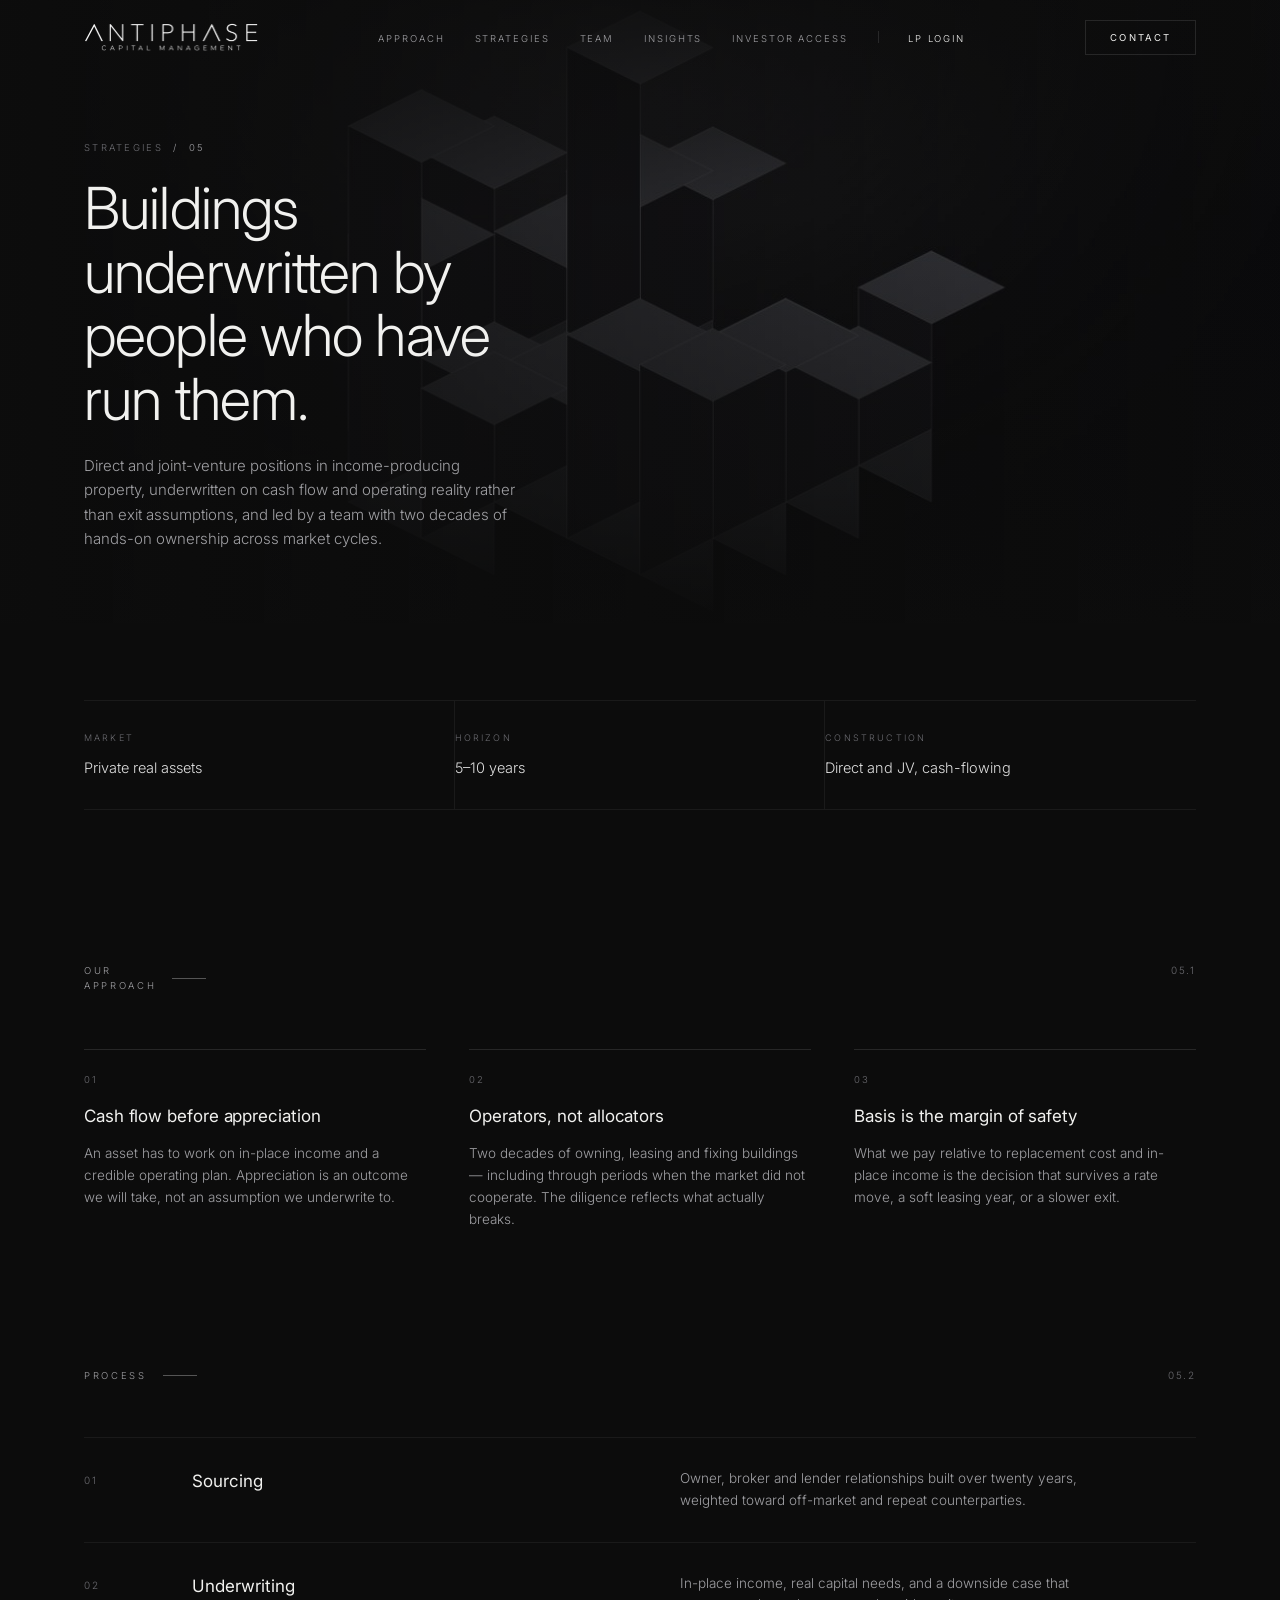
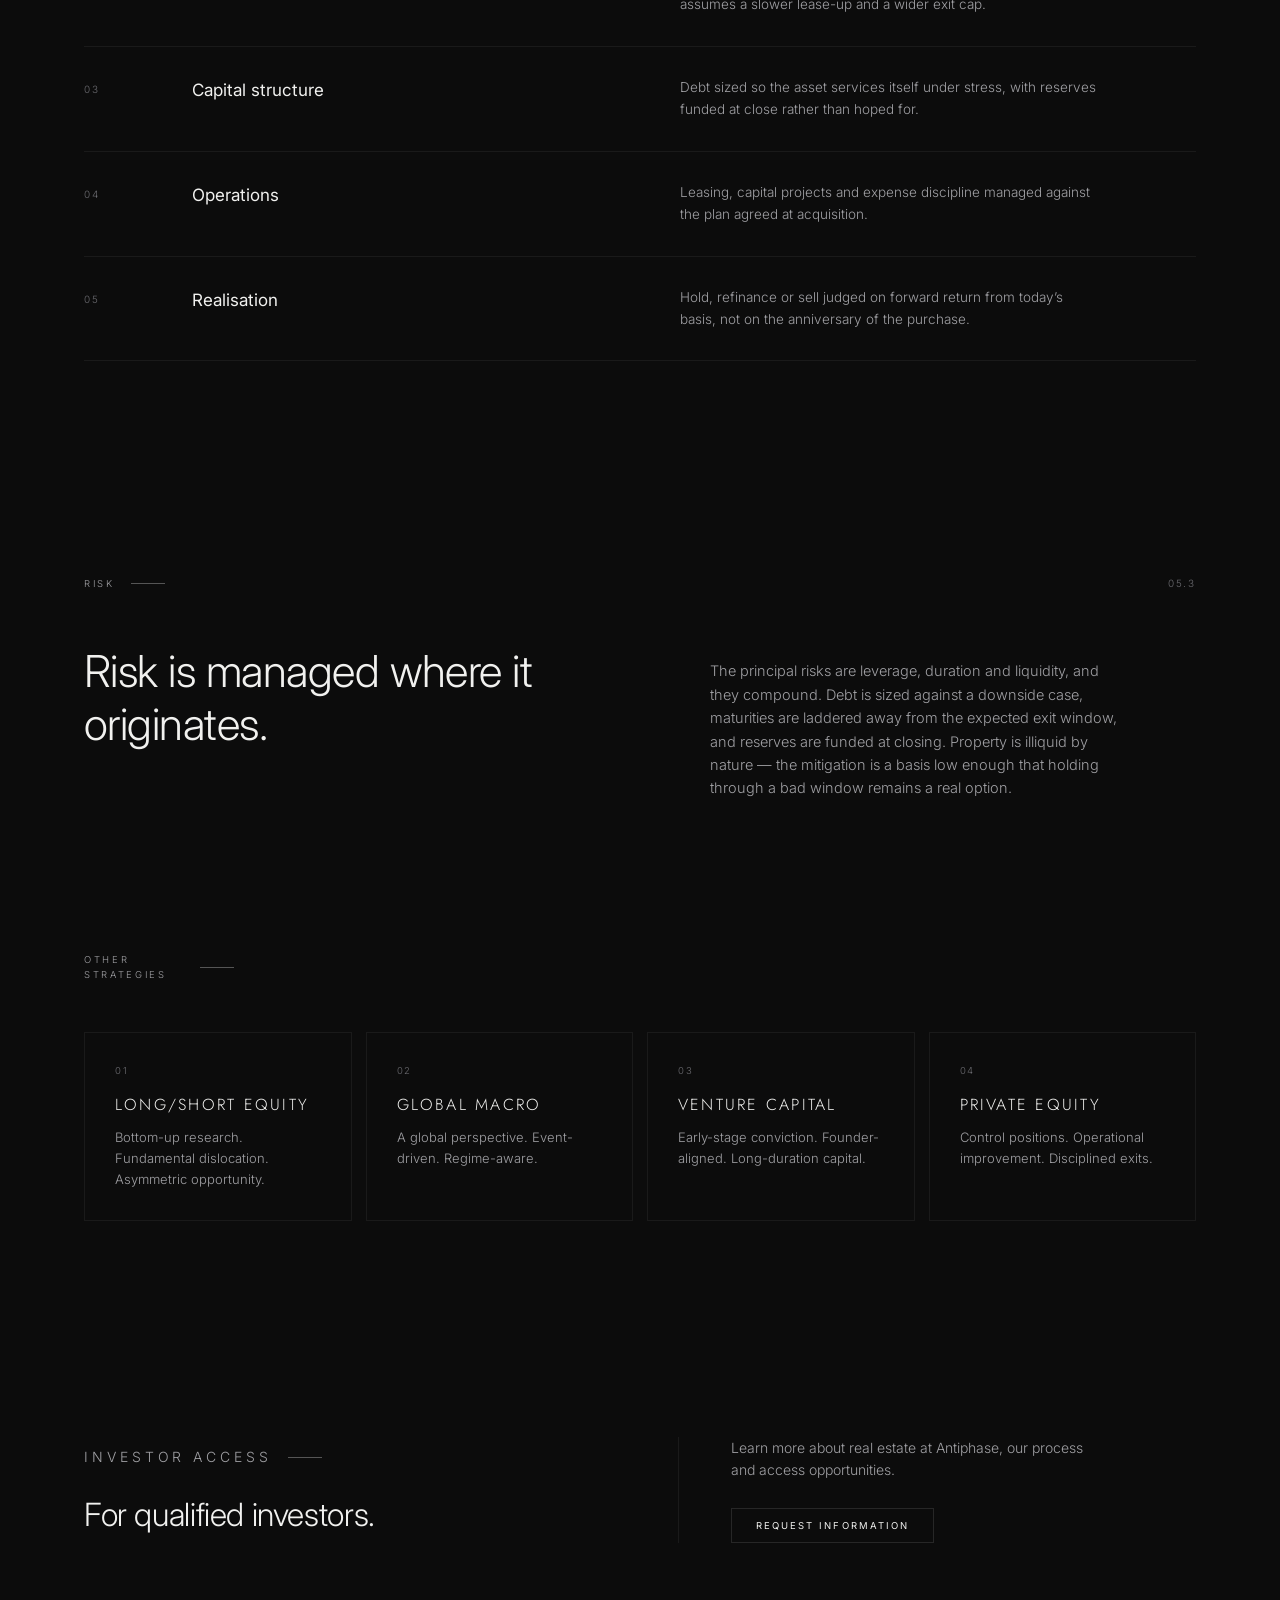
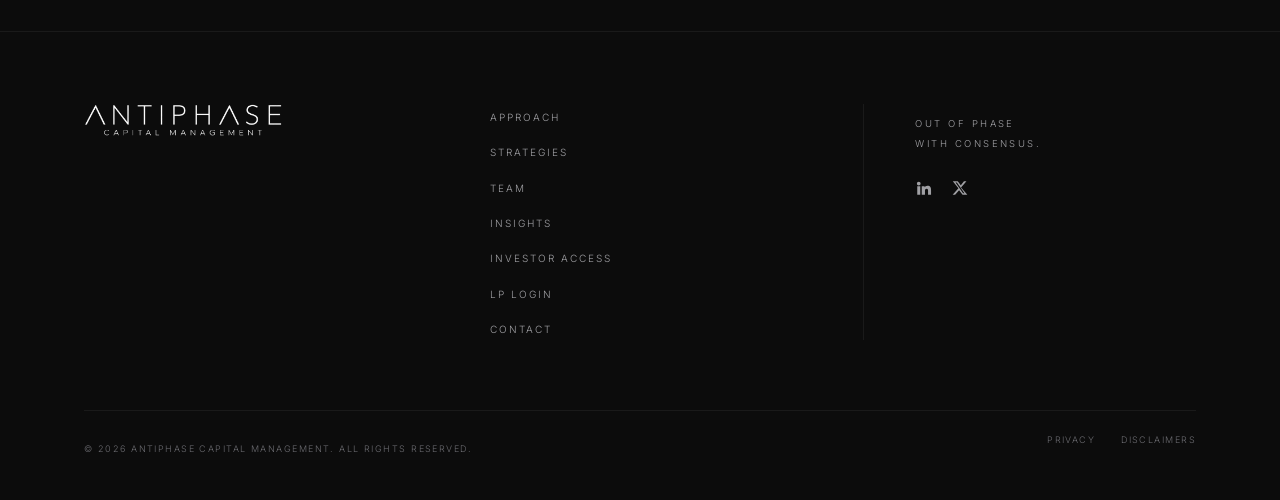
<file: strategies/real-estate/index.html>
<!DOCTYPE html>
<html lang="en">
<head>
<meta charset="utf-8" />
<meta name="viewport" content="width=device-width, initial-scale=1" />
<title>Real Estate — Antiphase Capital Management</title>
<meta name="description" content="Direct and joint-venture positions in income-producing property, underwritten on cash flow and operating reality rather than exit assumptions, and led by a" />
<link rel="icon" href="/favicon.ico" sizes="any">
<link rel="icon" type="image/png" sizes="32x32" href="/favicon-32.png">
<link rel="apple-touch-icon" href="/apple-touch-icon.png">
<meta name="theme-color" content="#0c0c0c">
<link rel="preconnect" href="https://fonts.googleapis.com">
<link rel="preconnect" href="https://fonts.gstatic.com" crossorigin>
<link href="https://fonts.googleapis.com/css2?family=Jost:wght@200;300;400&family=Inter:wght@300;400;500&display=swap" rel="stylesheet">
<link rel="stylesheet" href="/styles.css">
</head>
<body>

<header id="hdr">
  <div class="wrap nav">
    <a href="/" class="mark" aria-label="Antiphase Capital Management, home"><i></i></a>
    <ul>
      <li><a class="link" href="/#purpose">Approach</a></li>
      <li><a class="link" href="/#strategies" class="on">Strategies</a></li>
      <li><a class="link" href="/team/">Team</a></li>
      <li><a class="link" href="/#lens">Insights</a></li>
      <li><a class="link" href="/#access">Investor access</a></li>
      <li class="lp"><a class="link" href="#" data-lp>LP Login</a></li>
    </ul>
    <button class="btn" data-open>Contact</button>
    <button class="burger" id="burger" aria-label="Open menu" aria-expanded="false"><span></span><span></span></button>
  </div>
</header>

<main id="top">

  <section class="page-hero">
    <div class="art" aria-hidden="true">
      <img src="/realestate.jpg" alt="" fetchpriority="high" decoding="async">
    </div>
    <div class="wrap">
      <p class="crumb"><a href="/#strategies">Strategies</a> &nbsp;/&nbsp; 05</p>
      <h1>Buildings underwritten by people who have run them.</h1>
      <p class="lede">Direct and joint-venture positions in income-producing property, underwritten on cash flow and operating reality rather than exit assumptions, and led by a team with two decades of hands-on ownership across market cycles.</p>
    </div>
  </section>

  <section class="band" style="padding-top:clamp(38px,5vw,62px)">
    <div class="wrap">
      <dl class="facts rv">
        <div class="fact"><dt>Market</dt><dd>Private real assets</dd></div>
        <div class="fact"><dt>Horizon</dt><dd>5–10 years</dd></div>
        <div class="fact"><dt>Construction</dt><dd>Direct and JV, cash-flowing</dd></div>
      </dl>
    </div>
  </section>

  <section class="band" id="approach" style="padding-top:0">
    <div class="wrap">
      <div class="head-row rv">
        <p class="eyebrow">Our approach</p>
        <span class="num">05.1</span>
      </div>
      <div class="pillars-grid">
        <div class="pillar rv">
          <p class="n">01</p>
          <h3>Cash flow before appreciation</h3>
          <p>An asset has to work on in-place income and a credible operating plan. Appreciation is an outcome we will take, not an assumption we underwrite to.</p>
        </div>
        <div class="pillar rv">
          <p class="n">02</p>
          <h3>Operators, not allocators</h3>
          <p>Two decades of owning, leasing and fixing buildings — including through periods when the market did not cooperate. The diligence reflects what actually breaks.</p>
        </div>
        <div class="pillar rv">
          <p class="n">03</p>
          <h3>Basis is the margin of safety</h3>
          <p>What we pay relative to replacement cost and in-place income is the decision that survives a rate move, a soft leasing year, or a slower exit.</p>
        </div>
      </div>
    </div>
  </section>

  <section class="band" id="process" style="padding-top:0">
    <div class="wrap">
      <div class="head-row rv">
        <p class="eyebrow">Process</p>
        <span class="num">05.2</span>
      </div>
      <div class="steps">
      <div class="step rv">
        <p class="n">01</p>
        <h3>Sourcing</h3>
        <p>Owner, broker and lender relationships built over twenty years, weighted toward off-market and repeat counterparties.</p>
      </div>
      <div class="step rv">
        <p class="n">02</p>
        <h3>Underwriting</h3>
        <p>In-place income, real capital needs, and a downside case that assumes a slower lease-up and a wider exit cap.</p>
      </div>
      <div class="step rv">
        <p class="n">03</p>
        <h3>Capital structure</h3>
        <p>Debt sized so the asset services itself under stress, with reserves funded at close rather than hoped for.</p>
      </div>
      <div class="step rv">
        <p class="n">04</p>
        <h3>Operations</h3>
        <p>Leasing, capital projects and expense discipline managed against the plan agreed at acquisition.</p>
      </div>
      <div class="step rv">
        <p class="n">05</p>
        <h3>Realisation</h3>
        <p>Hold, refinance or sell judged on forward return from today’s basis, not on the anniversary of the purchase.</p>
      </div>
      </div>
    </div>
  </section>

  <section class="band" id="risk" style="padding-top:clamp(44px,6vw,80px)">
    <div class="wrap">
      <div class="head-row rv">
        <p class="eyebrow">Risk</p>
        <span class="num">05.3</span>
      </div>
      <div class="two">
        <h2 class="rv">Risk is managed where it originates.</h2>
        <p class="copy rv">The principal risks are leverage, duration and liquidity, and they compound. Debt is sized against a downside case, maturities are laddered away from the expected exit window, and reserves are funded at closing. Property is illiquid by nature — the mitigation is a basis low enough that holding through a bad window remains a real option.</p>
      </div>
    </div>
  </section>

  <section class="band" id="other" style="padding-top:0">
    <div class="wrap">
      <div class="head-row rv">
        <p class="eyebrow">Other strategies</p>
      </div>
      <div class="related">
        <a class="rel rv" href="/strategies/long-short-equity/">
          <p class="n">01</p>
          <h3>LONG/SHORT EQUITY</h3>
          <p>Bottom-up research. Fundamental dislocation. Asymmetric opportunity.</p>
        </a>
        <a class="rel rv" href="/strategies/global-macro/">
          <p class="n">02</p>
          <h3>GLOBAL MACRO</h3>
          <p>A global perspective. Event-driven. Regime-aware.</p>
        </a>
        <a class="rel rv" href="/strategies/venture-capital/">
          <p class="n">03</p>
          <h3>VENTURE CAPITAL</h3>
          <p>Early-stage conviction. Founder-aligned. Long-duration capital.</p>
        </a>
        <a class="rel rv" href="/strategies/private-equity/">
          <p class="n">04</p>
          <h3>PRIVATE EQUITY</h3>
          <p>Control positions. Operational improvement. Disciplined exits.</p>
        </a>
      </div>
    </div>
  </section>

  <section class="access" id="access">
    <div class="wrap grid">
      <div>
        <p class="eyebrow">Investor access</p>
        <h2>For qualified investors.</h2>
      </div>
      <div class="right">
        <p>Learn more about real estate at Antiphase, our process and access opportunities.</p>
        <button class="btn" data-open>Request information</button>
      </div>
    </div>
  </section>
</main>

<footer>
  <div class="wrap">
    <div class="f-grid">
      <a href="/" class="mark f-mark" aria-label="Antiphase Capital Management, home"><i></i></a>
      <ul>
        <li><a href="/#purpose">Approach</a></li>
        <li><a href="/#strategies">Strategies</a></li>
        <li><a href="/team/">Team</a></li>
        <li><a href="/#lens">Insights</a></li>
        <li><a href="/#access">Investor access</a></li>
        <li><a href="#" data-lp>LP Login</a></li>
        <li><a href="#" data-open>Contact</a></li>
      </ul>
      <div class="f-right">
        <p class="f-tag">Out of phase<br>with consensus.</p>
        <div class="social">
          <a href="#" aria-label="LinkedIn"><svg viewBox="0 0 24 24" fill="currentColor"><path d="M4.98 3.5A2.5 2.5 0 1 0 5 8.5a2.5 2.5 0 0 0 0-5zM3 9.5h4V21H3zM9 9.5h3.8v1.6h.05c.53-.95 1.83-1.95 3.77-1.95 4.03 0 4.78 2.5 4.78 5.76V21h-4v-5.2c0-1.24-.02-2.84-1.9-2.84-1.9 0-2.2 1.36-2.2 2.75V21H9z"/></svg></a>
          <a href="#" aria-label="X"><svg viewBox="0 0 24 24" fill="currentColor"><path d="M17.3 3h3.3l-7.2 8.2L21.8 21h-6.4l-4.6-5.9L5.5 21H2.2l7.7-8.8L2.4 3h6.6l4.1 5.4zm-1.2 16h1.8L7.9 4.8H6z"/></svg></a>
        </div>
      </div>
    </div>
    <div class="f-base">
      <p>© 2026 Antiphase Capital Management. All rights reserved.</p>
      <nav><a href="#">Privacy</a><a href="#">Disclaimers</a></nav>
    </div>
  </div>
</footer>

<dialog id="dlg">
  <button class="d-close" data-close aria-label="Close">×</button>
  <div class="d-in">
    <div class="form-part">
      <p class="eyebrow">Investor access</p>
      <h3>Request information</h3>
      <p class="sub">Tell us a little about you and we'll follow up with strategy materials.</p>
      <form id="frm" novalidate>
        <div class="field"><label for="n">Name</label><input id="n" name="name" required autocomplete="name"></div>
        <div class="field"><label for="e">Email</label><input id="e" name="email" type="email" required autocomplete="email"></div>
        <div class="field"><label for="o">Firm</label><input id="o" name="firm" autocomplete="organization"></div>
        <div class="field">
          <label for="t">Investor type</label>
          <select id="t" name="type">
            <option>Qualified purchaser</option>
            <option>Accredited investor</option>
            <option>Institution</option>
            <option>Consultant / allocator</option>
            <option>Other</option>
          </select>
        </div>
        <div class="d-actions"><button class="btn" type="submit">Send request</button><span id="err" style="font-size:11px;color:#c88" role="alert"></span></div>
        <p class="d-note">Interests in the funds are offered only to qualified investors through definitive offering documents. Nothing on this site is an offer to sell or a solicitation to buy any security.</p>
      </form>
    </div>
    <div class="sent">
      <p class="eyebrow">Request sent</p>
      <h3>Thank you.</h3>
      <p class="sub">A member of the investor relations team will be in touch shortly.</p>
      <button class="btn" data-close>Close</button>
    </div>
  </div>
</dialog>

<script>
(function(){
  'use strict';
  /* ---- nav state ---- */
  const hdr=document.getElementById('hdr');
  const onScroll=()=>hdr.classList.toggle('stuck',window.scrollY>60);
  onScroll(); window.addEventListener('scroll',onScroll,{passive:true});
  const burger=document.getElementById('burger');
  burger.addEventListener('click',()=>{
    const open=hdr.classList.toggle('open');
    burger.setAttribute('aria-expanded',String(open));
  });
  hdr.querySelectorAll('.nav ul a').forEach(a=>a.addEventListener('click',()=>{
    hdr.classList.remove('open');burger.setAttribute('aria-expanded','false');
  }));

  /* ---- reveal ---- */
  const io=new IntersectionObserver((es)=>{
    es.forEach(e=>{if(e.isIntersecting){e.target.classList.add('in');io.unobserve(e.target);}});
  },{threshold:.18});
  document.querySelectorAll('.rv').forEach((n,i)=>{n.style.transitionDelay=(i%3)*90+'ms';io.observe(n);});

  /* ---- dialog ---- */
  const dlg=document.getElementById('dlg');
  document.querySelectorAll('[data-open]').forEach(b=>b.addEventListener('click',e=>{
    e.preventDefault();dlg.classList.remove('done');dlg.showModal();
  }));
  dlg.querySelectorAll('[data-close]').forEach(b=>b.addEventListener('click',()=>dlg.close()));
  document.getElementById('frm').addEventListener('submit',e=>{
    e.preventDefault();
    const f=e.target, err=document.getElementById('err');
    const email=f.email.value.trim();
    if(!f.name.value.trim()){err.textContent='Enter your name.';return;}
    if(!/^[^\s@]+@[^\s@]+\.[^\s@]{2,}$/.test(email)){err.textContent='Enter a valid email address.';return;}
    err.textContent='';
    /* wire this to your CRM / form endpoint */
    dlg.classList.add('done');
    f.reset();
  });
})();
</script>
</body>
</html>
</file>
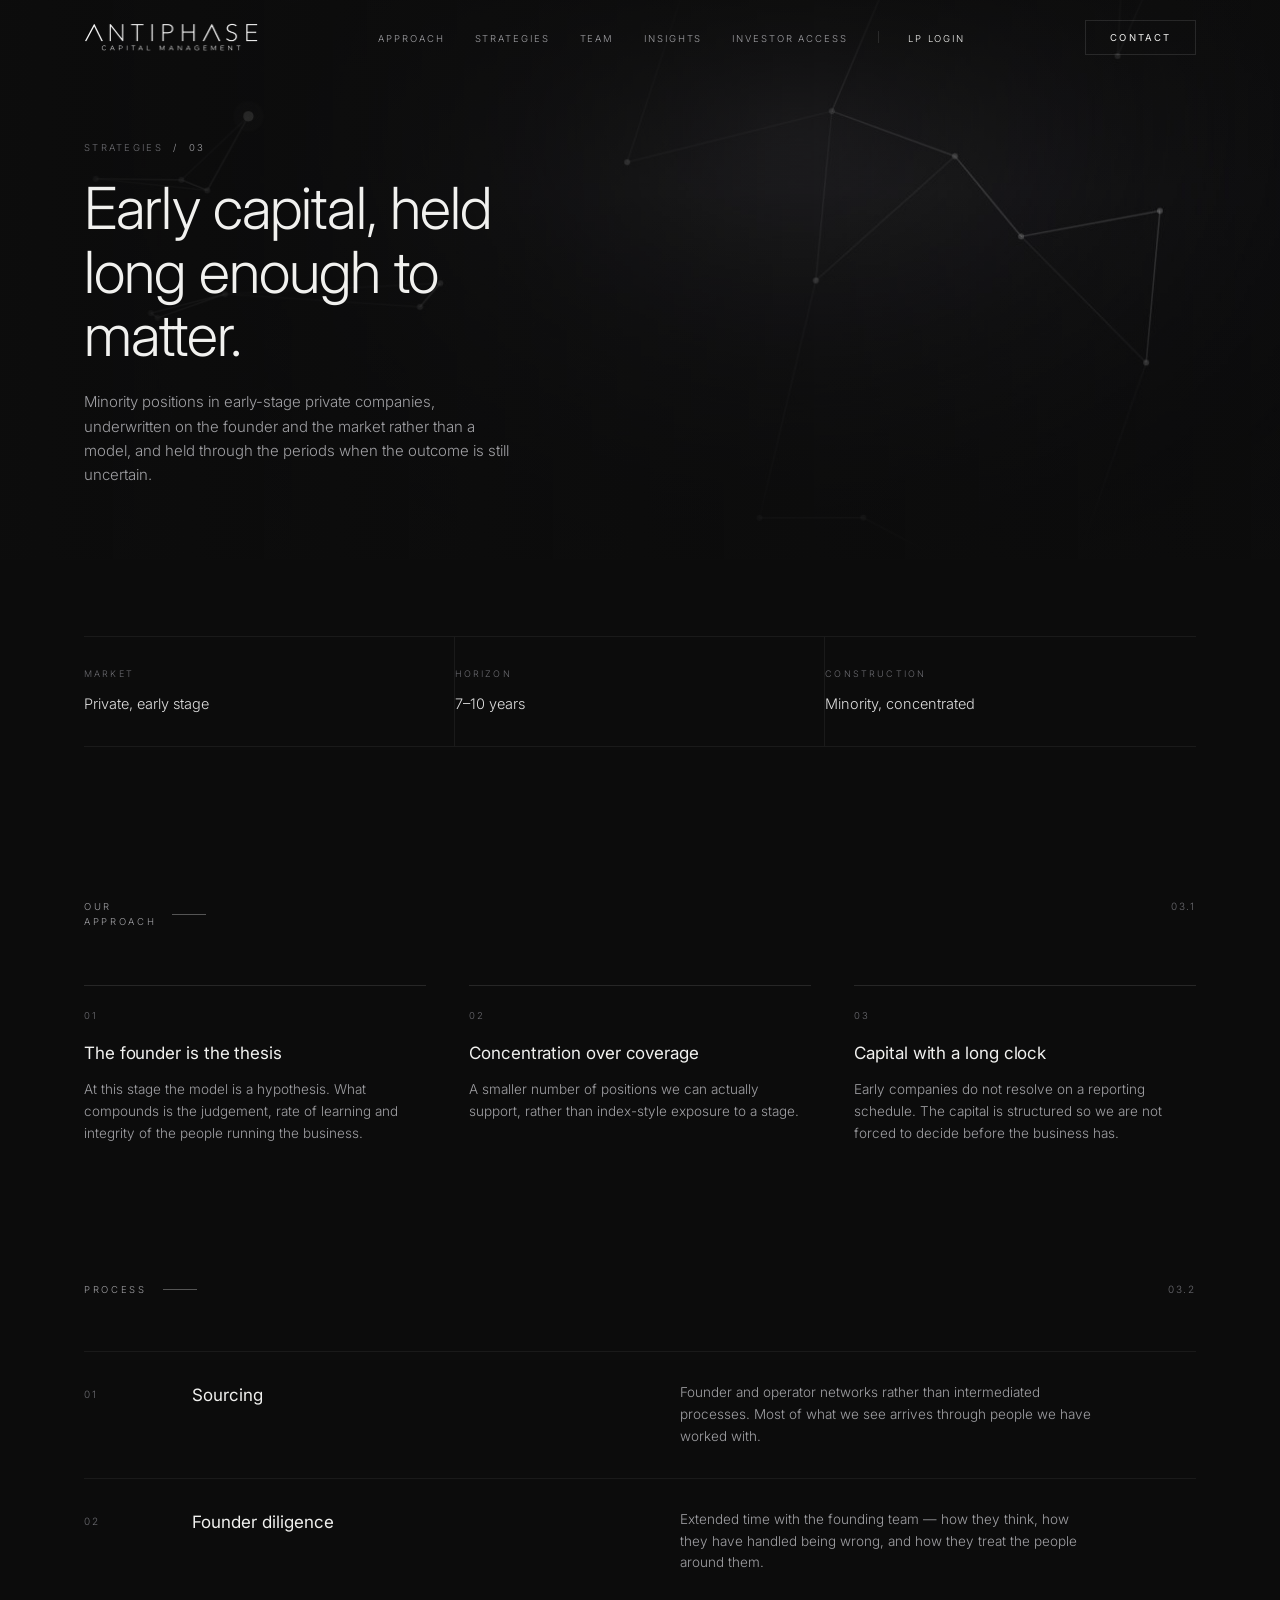
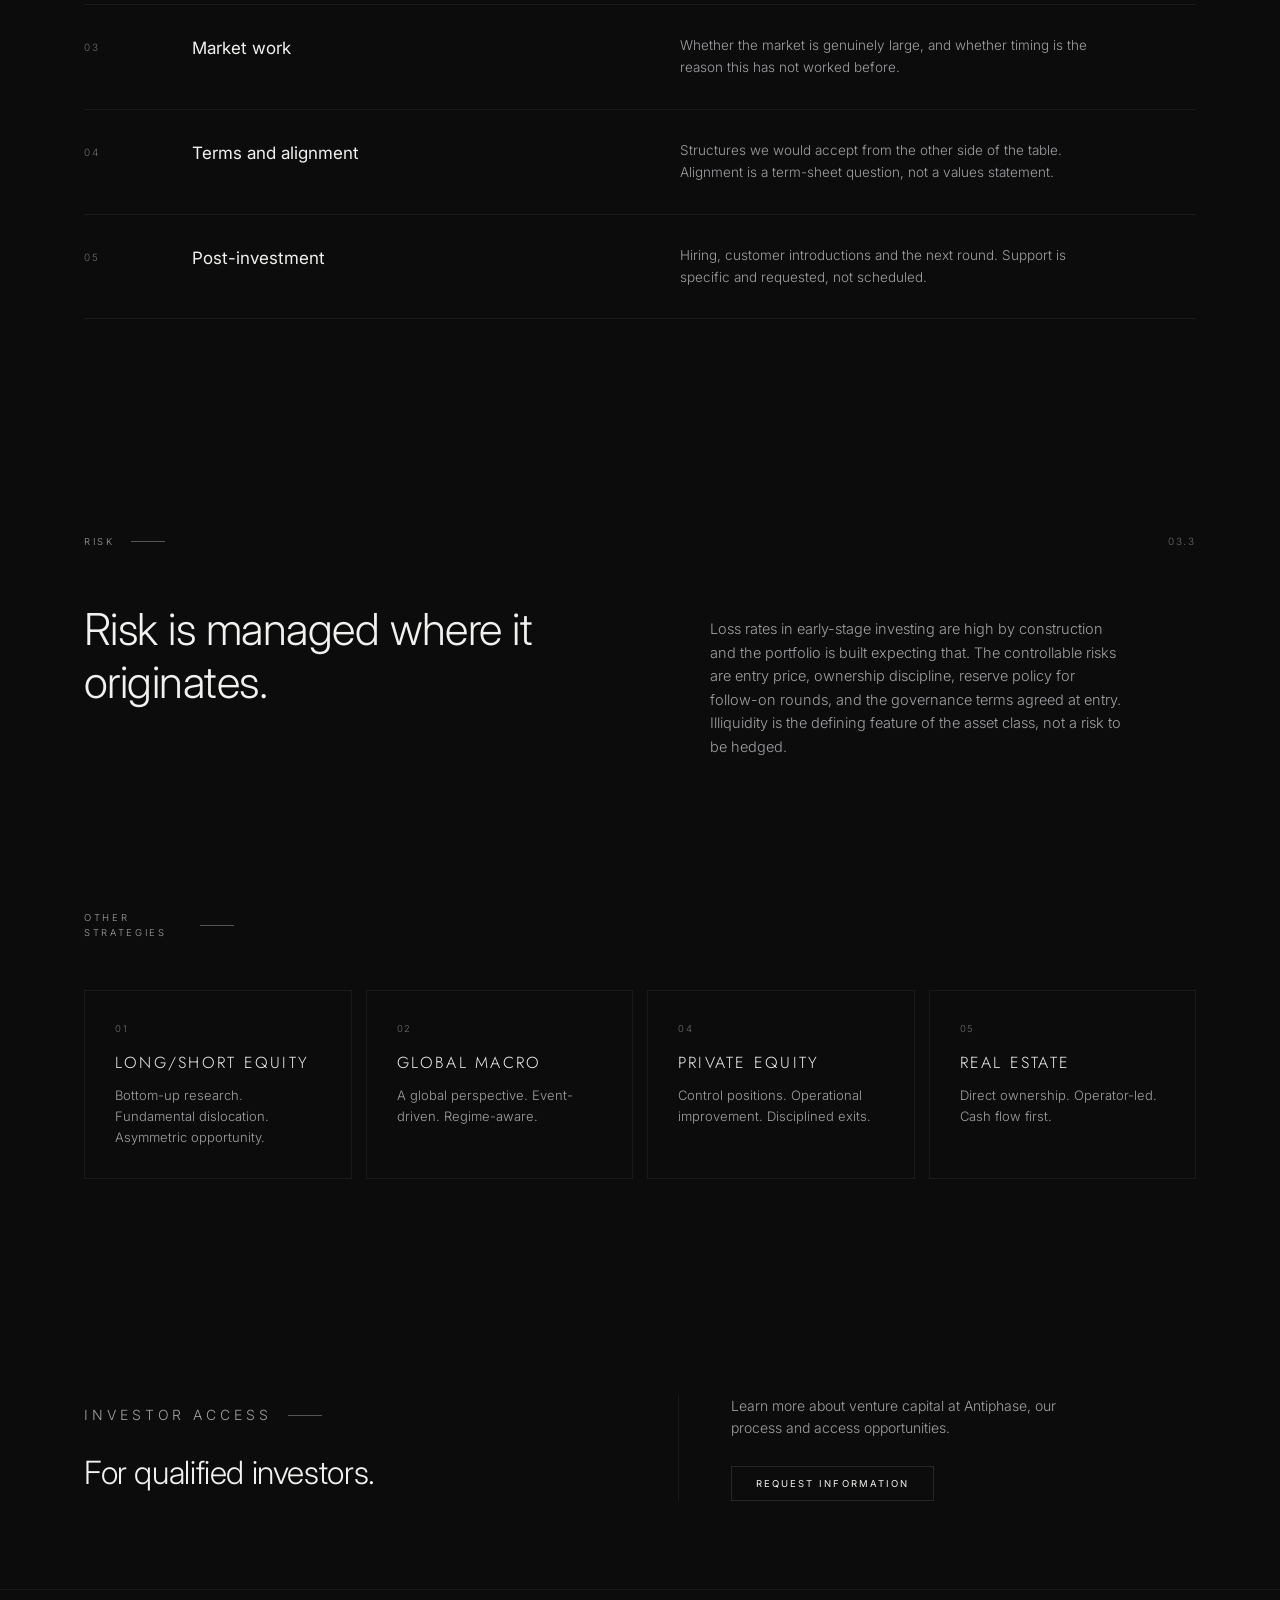
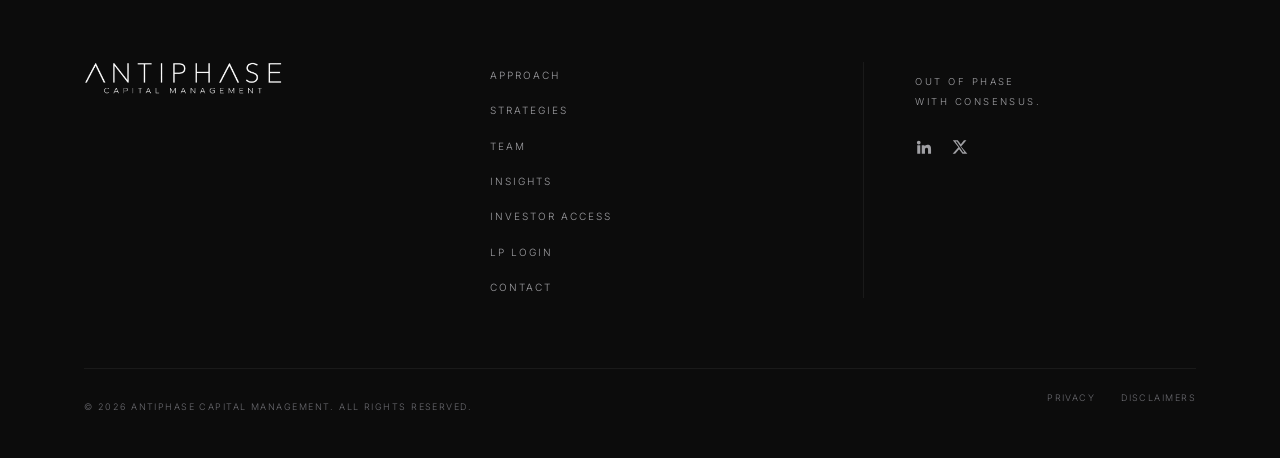
<file: strategies/venture-capital/index.html>
<!DOCTYPE html>
<html lang="en">
<head>
<meta charset="utf-8" />
<meta name="viewport" content="width=device-width, initial-scale=1" />
<title>Venture Capital — Antiphase Capital Management</title>
<meta name="description" content="Minority positions in early-stage private companies, underwritten on the founder and the market rather than a model, and held through the periods when the " />
<link rel="icon" href="/favicon.ico" sizes="any">
<link rel="icon" type="image/png" sizes="32x32" href="/favicon-32.png">
<link rel="apple-touch-icon" href="/apple-touch-icon.png">
<meta name="theme-color" content="#0c0c0c">
<link rel="preconnect" href="https://fonts.googleapis.com">
<link rel="preconnect" href="https://fonts.gstatic.com" crossorigin>
<link href="https://fonts.googleapis.com/css2?family=Jost:wght@200;300;400&family=Inter:wght@300;400;500&display=swap" rel="stylesheet">
<link rel="stylesheet" href="/styles.css">
</head>
<body>

<header id="hdr">
  <div class="wrap nav">
    <a href="/" class="mark" aria-label="Antiphase Capital Management, home"><i></i></a>
    <ul>
      <li><a class="link" href="/#purpose">Approach</a></li>
      <li><a class="link" href="/#strategies" class="on">Strategies</a></li>
      <li><a class="link" href="/team/">Team</a></li>
      <li><a class="link" href="/#lens">Insights</a></li>
      <li><a class="link" href="/#access">Investor access</a></li>
      <li class="lp"><a class="link" href="#" data-lp>LP Login</a></li>
    </ul>
    <button class="btn" data-open>Contact</button>
    <button class="burger" id="burger" aria-label="Open menu" aria-expanded="false"><span></span><span></span></button>
  </div>
</header>

<main id="top">

  <section class="page-hero">
    <div class="art" aria-hidden="true">
      <img src="/venture.jpg" alt="" fetchpriority="high" decoding="async">
    </div>
    <div class="wrap">
      <p class="crumb"><a href="/#strategies">Strategies</a> &nbsp;/&nbsp; 03</p>
      <h1>Early capital, held long enough to matter.</h1>
      <p class="lede">Minority positions in early-stage private companies, underwritten on the founder and the market rather than a model, and held through the periods when the outcome is still uncertain.</p>
    </div>
  </section>

  <section class="band" style="padding-top:clamp(38px,5vw,62px)">
    <div class="wrap">
      <dl class="facts rv">
        <div class="fact"><dt>Market</dt><dd>Private, early stage</dd></div>
        <div class="fact"><dt>Horizon</dt><dd>7–10 years</dd></div>
        <div class="fact"><dt>Construction</dt><dd>Minority, concentrated</dd></div>
      </dl>
    </div>
  </section>

  <section class="band" id="approach" style="padding-top:0">
    <div class="wrap">
      <div class="head-row rv">
        <p class="eyebrow">Our approach</p>
        <span class="num">03.1</span>
      </div>
      <div class="pillars-grid">
        <div class="pillar rv">
          <p class="n">01</p>
          <h3>The founder is the thesis</h3>
          <p>At this stage the model is a hypothesis. What compounds is the judgement, rate of learning and integrity of the people running the business.</p>
        </div>
        <div class="pillar rv">
          <p class="n">02</p>
          <h3>Concentration over coverage</h3>
          <p>A smaller number of positions we can actually support, rather than index-style exposure to a stage.</p>
        </div>
        <div class="pillar rv">
          <p class="n">03</p>
          <h3>Capital with a long clock</h3>
          <p>Early companies do not resolve on a reporting schedule. The capital is structured so we are not forced to decide before the business has.</p>
        </div>
      </div>
    </div>
  </section>

  <section class="band" id="process" style="padding-top:0">
    <div class="wrap">
      <div class="head-row rv">
        <p class="eyebrow">Process</p>
        <span class="num">03.2</span>
      </div>
      <div class="steps">
      <div class="step rv">
        <p class="n">01</p>
        <h3>Sourcing</h3>
        <p>Founder and operator networks rather than intermediated processes. Most of what we see arrives through people we have worked with.</p>
      </div>
      <div class="step rv">
        <p class="n">02</p>
        <h3>Founder diligence</h3>
        <p>Extended time with the founding team — how they think, how they have handled being wrong, and how they treat the people around them.</p>
      </div>
      <div class="step rv">
        <p class="n">03</p>
        <h3>Market work</h3>
        <p>Whether the market is genuinely large, and whether timing is the reason this has not worked before.</p>
      </div>
      <div class="step rv">
        <p class="n">04</p>
        <h3>Terms and alignment</h3>
        <p>Structures we would accept from the other side of the table. Alignment is a term-sheet question, not a values statement.</p>
      </div>
      <div class="step rv">
        <p class="n">05</p>
        <h3>Post-investment</h3>
        <p>Hiring, customer introductions and the next round. Support is specific and requested, not scheduled.</p>
      </div>
      </div>
    </div>
  </section>

  <section class="band" id="risk" style="padding-top:clamp(44px,6vw,80px)">
    <div class="wrap">
      <div class="head-row rv">
        <p class="eyebrow">Risk</p>
        <span class="num">03.3</span>
      </div>
      <div class="two">
        <h2 class="rv">Risk is managed where it originates.</h2>
        <p class="copy rv">Loss rates in early-stage investing are high by construction and the portfolio is built expecting that. The controllable risks are entry price, ownership discipline, reserve policy for follow-on rounds, and the governance terms agreed at entry. Illiquidity is the defining feature of the asset class, not a risk to be hedged.</p>
      </div>
    </div>
  </section>

  <section class="band" id="other" style="padding-top:0">
    <div class="wrap">
      <div class="head-row rv">
        <p class="eyebrow">Other strategies</p>
      </div>
      <div class="related">
        <a class="rel rv" href="/strategies/long-short-equity/">
          <p class="n">01</p>
          <h3>LONG/SHORT EQUITY</h3>
          <p>Bottom-up research. Fundamental dislocation. Asymmetric opportunity.</p>
        </a>
        <a class="rel rv" href="/strategies/global-macro/">
          <p class="n">02</p>
          <h3>GLOBAL MACRO</h3>
          <p>A global perspective. Event-driven. Regime-aware.</p>
        </a>
        <a class="rel rv" href="/strategies/private-equity/">
          <p class="n">04</p>
          <h3>PRIVATE EQUITY</h3>
          <p>Control positions. Operational improvement. Disciplined exits.</p>
        </a>
        <a class="rel rv" href="/strategies/real-estate/">
          <p class="n">05</p>
          <h3>REAL ESTATE</h3>
          <p>Direct ownership. Operator-led. Cash flow first.</p>
        </a>
      </div>
    </div>
  </section>

  <section class="access" id="access">
    <div class="wrap grid">
      <div>
        <p class="eyebrow">Investor access</p>
        <h2>For qualified investors.</h2>
      </div>
      <div class="right">
        <p>Learn more about venture capital at Antiphase, our process and access opportunities.</p>
        <button class="btn" data-open>Request information</button>
      </div>
    </div>
  </section>
</main>

<footer>
  <div class="wrap">
    <div class="f-grid">
      <a href="/" class="mark f-mark" aria-label="Antiphase Capital Management, home"><i></i></a>
      <ul>
        <li><a href="/#purpose">Approach</a></li>
        <li><a href="/#strategies">Strategies</a></li>
        <li><a href="/team/">Team</a></li>
        <li><a href="/#lens">Insights</a></li>
        <li><a href="/#access">Investor access</a></li>
        <li><a href="#" data-lp>LP Login</a></li>
        <li><a href="#" data-open>Contact</a></li>
      </ul>
      <div class="f-right">
        <p class="f-tag">Out of phase<br>with consensus.</p>
        <div class="social">
          <a href="#" aria-label="LinkedIn"><svg viewBox="0 0 24 24" fill="currentColor"><path d="M4.98 3.5A2.5 2.5 0 1 0 5 8.5a2.5 2.5 0 0 0 0-5zM3 9.5h4V21H3zM9 9.5h3.8v1.6h.05c.53-.95 1.83-1.95 3.77-1.95 4.03 0 4.78 2.5 4.78 5.76V21h-4v-5.2c0-1.24-.02-2.84-1.9-2.84-1.9 0-2.2 1.36-2.2 2.75V21H9z"/></svg></a>
          <a href="#" aria-label="X"><svg viewBox="0 0 24 24" fill="currentColor"><path d="M17.3 3h3.3l-7.2 8.2L21.8 21h-6.4l-4.6-5.9L5.5 21H2.2l7.7-8.8L2.4 3h6.6l4.1 5.4zm-1.2 16h1.8L7.9 4.8H6z"/></svg></a>
        </div>
      </div>
    </div>
    <div class="f-base">
      <p>© 2026 Antiphase Capital Management. All rights reserved.</p>
      <nav><a href="#">Privacy</a><a href="#">Disclaimers</a></nav>
    </div>
  </div>
</footer>

<dialog id="dlg">
  <button class="d-close" data-close aria-label="Close">×</button>
  <div class="d-in">
    <div class="form-part">
      <p class="eyebrow">Investor access</p>
      <h3>Request information</h3>
      <p class="sub">Tell us a little about you and we'll follow up with strategy materials.</p>
      <form id="frm" novalidate>
        <div class="field"><label for="n">Name</label><input id="n" name="name" required autocomplete="name"></div>
        <div class="field"><label for="e">Email</label><input id="e" name="email" type="email" required autocomplete="email"></div>
        <div class="field"><label for="o">Firm</label><input id="o" name="firm" autocomplete="organization"></div>
        <div class="field">
          <label for="t">Investor type</label>
          <select id="t" name="type">
            <option>Qualified purchaser</option>
            <option>Accredited investor</option>
            <option>Institution</option>
            <option>Consultant / allocator</option>
            <option>Other</option>
          </select>
        </div>
        <div class="d-actions"><button class="btn" type="submit">Send request</button><span id="err" style="font-size:11px;color:#c88" role="alert"></span></div>
        <p class="d-note">Interests in the funds are offered only to qualified investors through definitive offering documents. Nothing on this site is an offer to sell or a solicitation to buy any security.</p>
      </form>
    </div>
    <div class="sent">
      <p class="eyebrow">Request sent</p>
      <h3>Thank you.</h3>
      <p class="sub">A member of the investor relations team will be in touch shortly.</p>
      <button class="btn" data-close>Close</button>
    </div>
  </div>
</dialog>

<script>
(function(){
  'use strict';
  /* ---- nav state ---- */
  const hdr=document.getElementById('hdr');
  const onScroll=()=>hdr.classList.toggle('stuck',window.scrollY>60);
  onScroll(); window.addEventListener('scroll',onScroll,{passive:true});
  const burger=document.getElementById('burger');
  burger.addEventListener('click',()=>{
    const open=hdr.classList.toggle('open');
    burger.setAttribute('aria-expanded',String(open));
  });
  hdr.querySelectorAll('.nav ul a').forEach(a=>a.addEventListener('click',()=>{
    hdr.classList.remove('open');burger.setAttribute('aria-expanded','false');
  }));

  /* ---- reveal ---- */
  const io=new IntersectionObserver((es)=>{
    es.forEach(e=>{if(e.isIntersecting){e.target.classList.add('in');io.unobserve(e.target);}});
  },{threshold:.18});
  document.querySelectorAll('.rv').forEach((n,i)=>{n.style.transitionDelay=(i%3)*90+'ms';io.observe(n);});

  /* ---- dialog ---- */
  const dlg=document.getElementById('dlg');
  document.querySelectorAll('[data-open]').forEach(b=>b.addEventListener('click',e=>{
    e.preventDefault();dlg.classList.remove('done');dlg.showModal();
  }));
  dlg.querySelectorAll('[data-close]').forEach(b=>b.addEventListener('click',()=>dlg.close()));
  document.getElementById('frm').addEventListener('submit',e=>{
    e.preventDefault();
    const f=e.target, err=document.getElementById('err');
    const email=f.email.value.trim();
    if(!f.name.value.trim()){err.textContent='Enter your name.';return;}
    if(!/^[^\s@]+@[^\s@]+\.[^\s@]{2,}$/.test(email)){err.textContent='Enter a valid email address.';return;}
    err.textContent='';
    /* wire this to your CRM / form endpoint */
    dlg.classList.add('done');
    f.reset();
  });
})();
</script>
</body>
</html>
</file>
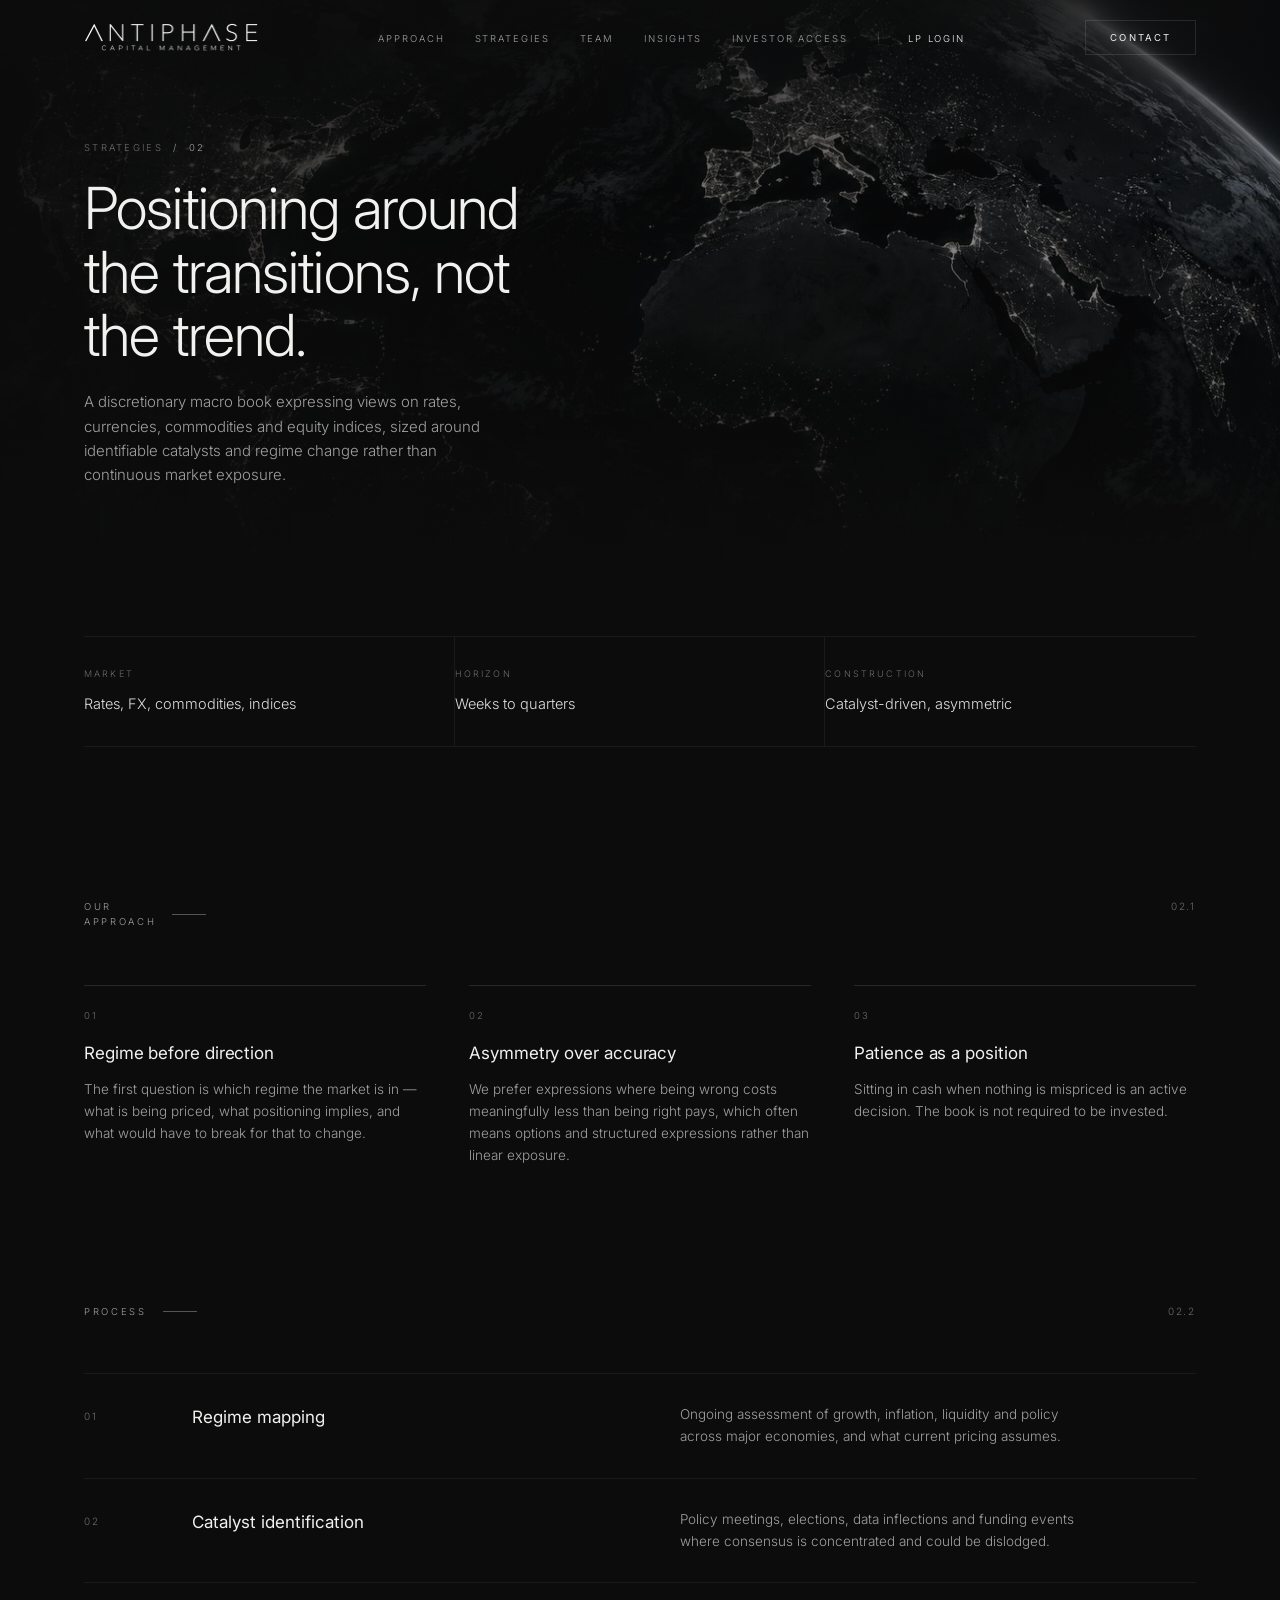
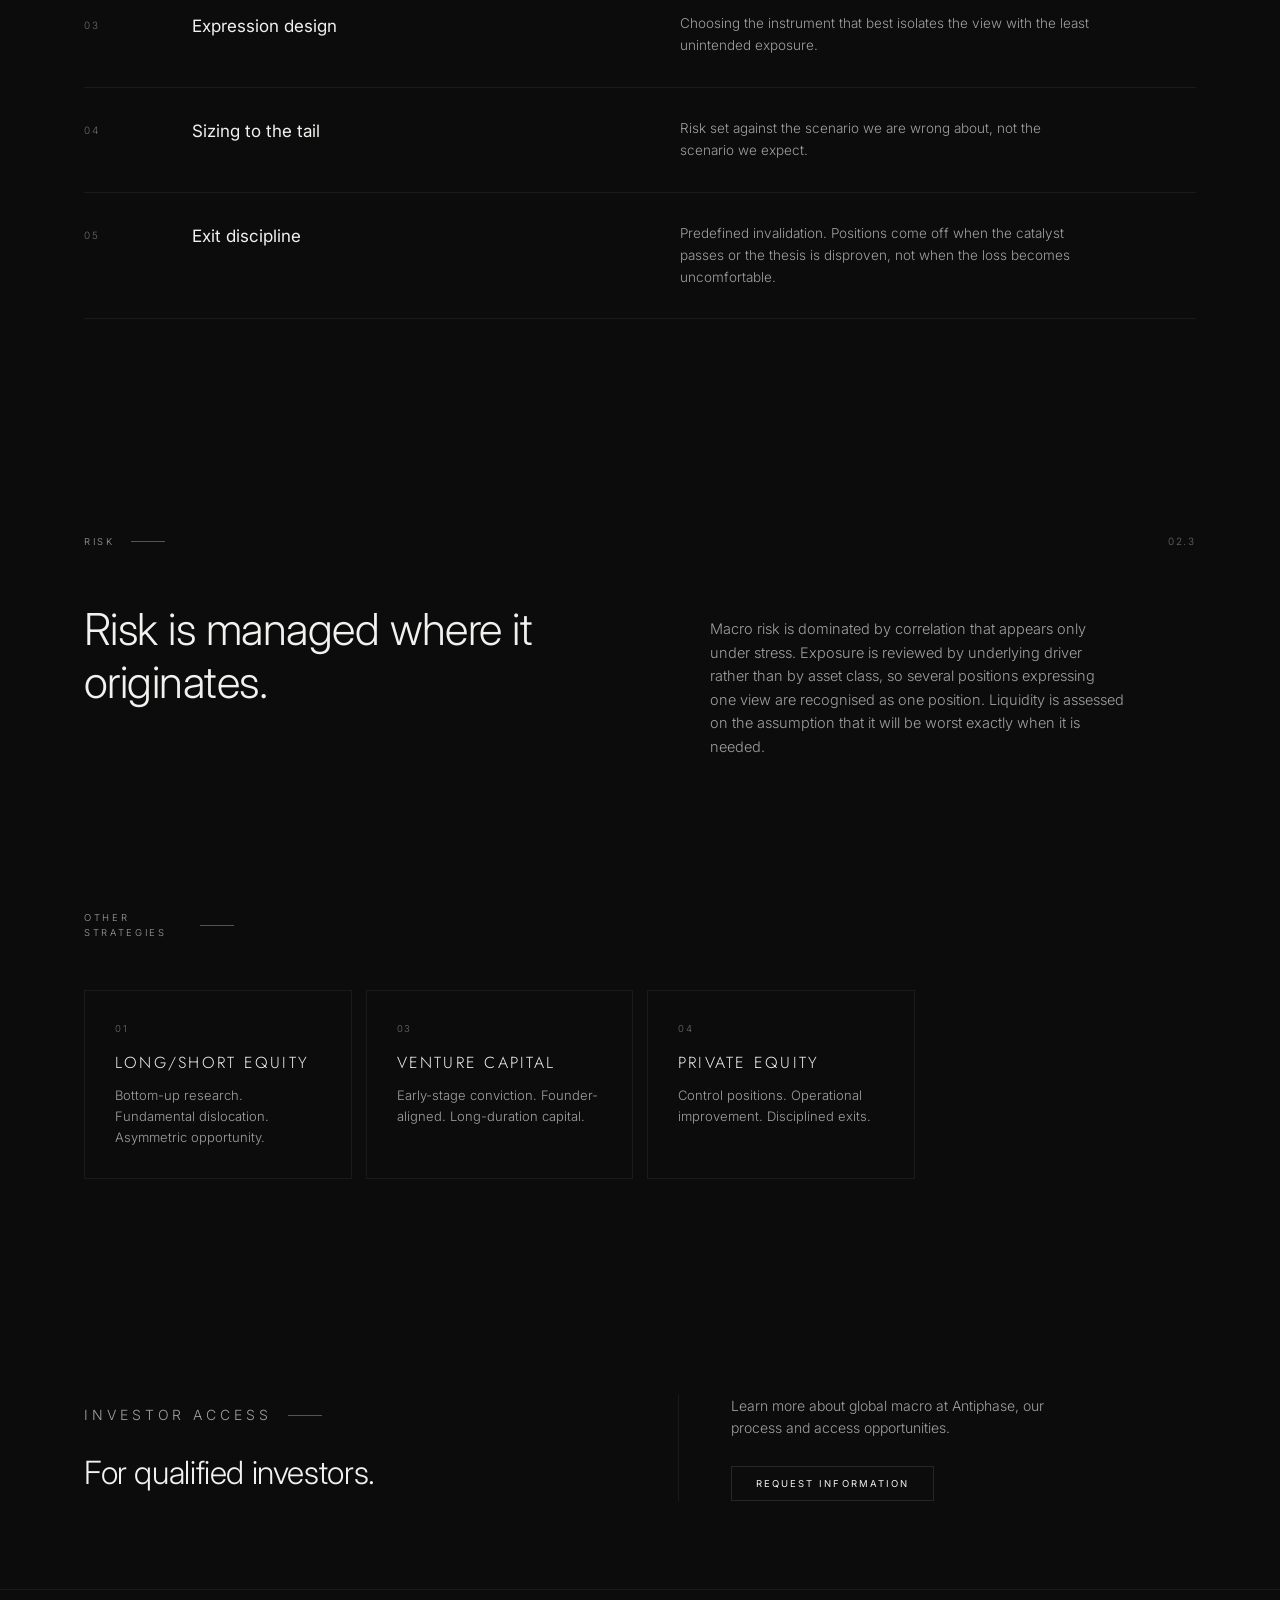
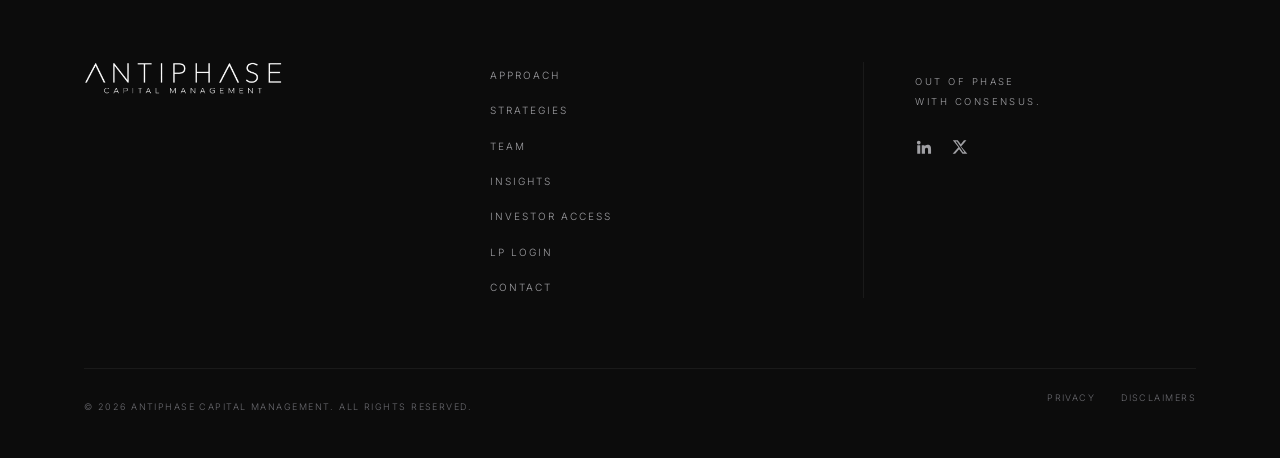
<file: global-macro.html>
<!DOCTYPE html>
<html lang="en">
<head>
<meta charset="utf-8" />
<meta name="viewport" content="width=device-width, initial-scale=1" />
<title>Global Macro — Antiphase Capital Management</title>
<meta name="description" content="A discretionary macro book expressing views on rates, currencies, commodities and equity indices, sized around identifiable catalysts and regime change rat" />
<link rel="icon" href="favicon.ico" sizes="any">
<link rel="icon" type="image/png" sizes="32x32" href="favicon-32.png">
<link rel="apple-touch-icon" href="apple-touch-icon.png">
<meta name="theme-color" content="#0c0c0c">
<link rel="preconnect" href="https://fonts.googleapis.com">
<link rel="preconnect" href="https://fonts.gstatic.com" crossorigin>
<link href="https://fonts.googleapis.com/css2?family=Jost:wght@200;300;400&family=Inter:wght@300;400;500&display=swap" rel="stylesheet">
<link rel="stylesheet" href="styles.css">
</head>
<body>

<header id="hdr">
  <div class="wrap nav">
    <a href="index.html" class="mark" aria-label="Antiphase Capital Management, home"><i></i></a>
    <ul>
      <li><a class="link" href="index.html#purpose">Approach</a></li>
      <li><a class="link" href="index.html#strategies" class="on">Strategies</a></li>
      <li><a class="link" href="index.html#philosophy">Team</a></li>
      <li><a class="link" href="index.html#lens">Insights</a></li>
      <li><a class="link" href="index.html#access">Investor access</a></li>
      <li class="lp"><a class="link" href="#" data-lp>LP Login</a></li>
    </ul>
    <button class="btn" data-open>Contact</button>
    <button class="burger" id="burger" aria-label="Open menu" aria-expanded="false"><span></span><span></span></button>
  </div>
</header>

<main id="top">

  <section class="page-hero">
    <div class="art" aria-hidden="true">
      <img src="earth.jpg" alt="" fetchpriority="high" decoding="async">
    </div>
    <div class="wrap">
      <p class="crumb"><a href="index.html#strategies">Strategies</a> &nbsp;/&nbsp; 02</p>
      <h1>Positioning around the transitions, not the trend.</h1>
      <p class="lede">A discretionary macro book expressing views on rates, currencies, commodities and equity indices, sized around identifiable catalysts and regime change rather than continuous market exposure.</p>
    </div>
  </section>

  <section class="band" style="padding-top:clamp(38px,5vw,62px)">
    <div class="wrap">
      <dl class="facts rv">
        <div class="fact"><dt>Market</dt><dd>Rates, FX, commodities, indices</dd></div>
        <div class="fact"><dt>Horizon</dt><dd>Weeks to quarters</dd></div>
        <div class="fact"><dt>Construction</dt><dd>Catalyst-driven, asymmetric</dd></div>
      </dl>
    </div>
  </section>

  <section class="band" id="approach" style="padding-top:0">
    <div class="wrap">
      <div class="head-row rv">
        <p class="eyebrow">Our approach</p>
        <span class="num">02.1</span>
      </div>
      <div class="pillars-grid">
        <div class="pillar rv">
          <p class="n">01</p>
          <h3>Regime before direction</h3>
          <p>The first question is which regime the market is in — what is being priced, what positioning implies, and what would have to break for that to change.</p>
        </div>
        <div class="pillar rv">
          <p class="n">02</p>
          <h3>Asymmetry over accuracy</h3>
          <p>We prefer expressions where being wrong costs meaningfully less than being right pays, which often means options and structured expressions rather than linear exposure.</p>
        </div>
        <div class="pillar rv">
          <p class="n">03</p>
          <h3>Patience as a position</h3>
          <p>Sitting in cash when nothing is mispriced is an active decision. The book is not required to be invested.</p>
        </div>
      </div>
    </div>
  </section>

  <section class="band" id="process" style="padding-top:0">
    <div class="wrap">
      <div class="head-row rv">
        <p class="eyebrow">Process</p>
        <span class="num">02.2</span>
      </div>
      <div class="steps">
      <div class="step rv">
        <p class="n">01</p>
        <h3>Regime mapping</h3>
        <p>Ongoing assessment of growth, inflation, liquidity and policy across major economies, and what current pricing assumes.</p>
      </div>
      <div class="step rv">
        <p class="n">02</p>
        <h3>Catalyst identification</h3>
        <p>Policy meetings, elections, data inflections and funding events where consensus is concentrated and could be dislodged.</p>
      </div>
      <div class="step rv">
        <p class="n">03</p>
        <h3>Expression design</h3>
        <p>Choosing the instrument that best isolates the view with the least unintended exposure.</p>
      </div>
      <div class="step rv">
        <p class="n">04</p>
        <h3>Sizing to the tail</h3>
        <p>Risk set against the scenario we are wrong about, not the scenario we expect.</p>
      </div>
      <div class="step rv">
        <p class="n">05</p>
        <h3>Exit discipline</h3>
        <p>Predefined invalidation. Positions come off when the catalyst passes or the thesis is disproven, not when the loss becomes uncomfortable.</p>
      </div>
      </div>
    </div>
  </section>

  <section class="band" id="risk" style="padding-top:clamp(44px,6vw,80px)">
    <div class="wrap">
      <div class="head-row rv">
        <p class="eyebrow">Risk</p>
        <span class="num">02.3</span>
      </div>
      <div class="two">
        <h2 class="rv">Risk is managed where it originates.</h2>
        <p class="copy rv">Macro risk is dominated by correlation that appears only under stress. Exposure is reviewed by underlying driver rather than by asset class, so several positions expressing one view are recognised as one position. Liquidity is assessed on the assumption that it will be worst exactly when it is needed.</p>
      </div>
    </div>
  </section>

  <section class="band" id="other" style="padding-top:0">
    <div class="wrap">
      <div class="head-row rv">
        <p class="eyebrow">Other strategies</p>
      </div>
      <div class="related">
        <a class="rel rv" href="long-short-equity.html">
          <p class="n">01</p>
          <h3>LONG/SHORT EQUITY</h3>
          <p>Bottom-up research. Fundamental dislocation. Asymmetric opportunity.</p>
        </a>
        <a class="rel rv" href="venture-capital.html">
          <p class="n">03</p>
          <h3>VENTURE CAPITAL</h3>
          <p>Early-stage conviction. Founder-aligned. Long-duration capital.</p>
        </a>
        <a class="rel rv" href="private-equity.html">
          <p class="n">04</p>
          <h3>PRIVATE EQUITY</h3>
          <p>Control positions. Operational improvement. Disciplined exits.</p>
        </a>
      </div>
    </div>
  </section>

  <section class="access" id="access">
    <div class="wrap grid">
      <div>
        <p class="eyebrow">Investor access</p>
        <h2>For qualified investors.</h2>
      </div>
      <div class="right">
        <p>Learn more about global macro at Antiphase, our process and access opportunities.</p>
        <button class="btn" data-open>Request information</button>
      </div>
    </div>
  </section>
</main>

<footer>
  <div class="wrap">
    <div class="f-grid">
      <a href="index.html" class="mark f-mark" aria-label="Antiphase Capital Management, home"><i></i></a>
      <ul>
        <li><a href="index.html#purpose">Approach</a></li>
        <li><a href="index.html#strategies">Strategies</a></li>
        <li><a href="index.html#philosophy">Team</a></li>
        <li><a href="index.html#lens">Insights</a></li>
        <li><a href="index.html#access">Investor access</a></li>
        <li><a href="#" data-lp>LP Login</a></li>
        <li><a href="#" data-open>Contact</a></li>
      </ul>
      <div class="f-right">
        <p class="f-tag">Out of phase<br>with consensus.</p>
        <div class="social">
          <a href="#" aria-label="LinkedIn"><svg viewBox="0 0 24 24" fill="currentColor"><path d="M4.98 3.5A2.5 2.5 0 1 0 5 8.5a2.5 2.5 0 0 0 0-5zM3 9.5h4V21H3zM9 9.5h3.8v1.6h.05c.53-.95 1.83-1.95 3.77-1.95 4.03 0 4.78 2.5 4.78 5.76V21h-4v-5.2c0-1.24-.02-2.84-1.9-2.84-1.9 0-2.2 1.36-2.2 2.75V21H9z"/></svg></a>
          <a href="#" aria-label="X"><svg viewBox="0 0 24 24" fill="currentColor"><path d="M17.3 3h3.3l-7.2 8.2L21.8 21h-6.4l-4.6-5.9L5.5 21H2.2l7.7-8.8L2.4 3h6.6l4.1 5.4zm-1.2 16h1.8L7.9 4.8H6z"/></svg></a>
        </div>
      </div>
    </div>
    <div class="f-base">
      <p>© 2026 Antiphase Capital Management. All rights reserved.</p>
      <nav><a href="#">Privacy</a><a href="#">Disclaimers</a></nav>
    </div>
  </div>
</footer>

<dialog id="dlg">
  <button class="d-close" data-close aria-label="Close">×</button>
  <div class="d-in">
    <div class="form-part">
      <p class="eyebrow">Investor access</p>
      <h3>Request information</h3>
      <p class="sub">Tell us a little about you and we'll follow up with strategy materials.</p>
      <form id="frm" novalidate>
        <div class="field"><label for="n">Name</label><input id="n" name="name" required autocomplete="name"></div>
        <div class="field"><label for="e">Email</label><input id="e" name="email" type="email" required autocomplete="email"></div>
        <div class="field"><label for="o">Firm</label><input id="o" name="firm" autocomplete="organization"></div>
        <div class="field">
          <label for="t">Investor type</label>
          <select id="t" name="type">
            <option>Qualified purchaser</option>
            <option>Accredited investor</option>
            <option>Institution</option>
            <option>Consultant / allocator</option>
            <option>Other</option>
          </select>
        </div>
        <div class="d-actions"><button class="btn" type="submit">Send request</button><span id="err" style="font-size:11px;color:#c88" role="alert"></span></div>
        <p class="d-note">Interests in the funds are offered only to qualified investors through definitive offering documents. Nothing on this site is an offer to sell or a solicitation to buy any security.</p>
      </form>
    </div>
    <div class="sent">
      <p class="eyebrow">Request sent</p>
      <h3>Thank you.</h3>
      <p class="sub">A member of the investor relations team will be in touch shortly.</p>
      <button class="btn" data-close>Close</button>
    </div>
  </div>
</dialog>

<script>
(function(){
  'use strict';
  /* ---- nav state ---- */
  const hdr=document.getElementById('hdr');
  const onScroll=()=>hdr.classList.toggle('stuck',window.scrollY>60);
  onScroll(); window.addEventListener('scroll',onScroll,{passive:true});
  const burger=document.getElementById('burger');
  burger.addEventListener('click',()=>{
    const open=hdr.classList.toggle('open');
    burger.setAttribute('aria-expanded',String(open));
  });
  hdr.querySelectorAll('.nav ul a').forEach(a=>a.addEventListener('click',()=>{
    hdr.classList.remove('open');burger.setAttribute('aria-expanded','false');
  }));

  /* ---- reveal ---- */
  const io=new IntersectionObserver((es)=>{
    es.forEach(e=>{if(e.isIntersecting){e.target.classList.add('in');io.unobserve(e.target);}});
  },{threshold:.18});
  document.querySelectorAll('.rv').forEach((n,i)=>{n.style.transitionDelay=(i%3)*90+'ms';io.observe(n);});

  /* ---- dialog ---- */
  const dlg=document.getElementById('dlg');
  document.querySelectorAll('[data-open]').forEach(b=>b.addEventListener('click',e=>{
    e.preventDefault();dlg.classList.remove('done');dlg.showModal();
  }));
  dlg.querySelectorAll('[data-close]').forEach(b=>b.addEventListener('click',()=>dlg.close()));
  document.getElementById('frm').addEventListener('submit',e=>{
    e.preventDefault();
    const f=e.target, err=document.getElementById('err');
    const email=f.email.value.trim();
    if(!f.name.value.trim()){err.textContent='Enter your name.';return;}
    if(!/^[^\s@]+@[^\s@]+\.[^\s@]{2,}$/.test(email)){err.textContent='Enter a valid email address.';return;}
    err.textContent='';
    /* wire this to your CRM / form endpoint */
    dlg.classList.add('done');
    f.reset();
  });
})();
</script>
</body>
</html>
</file>
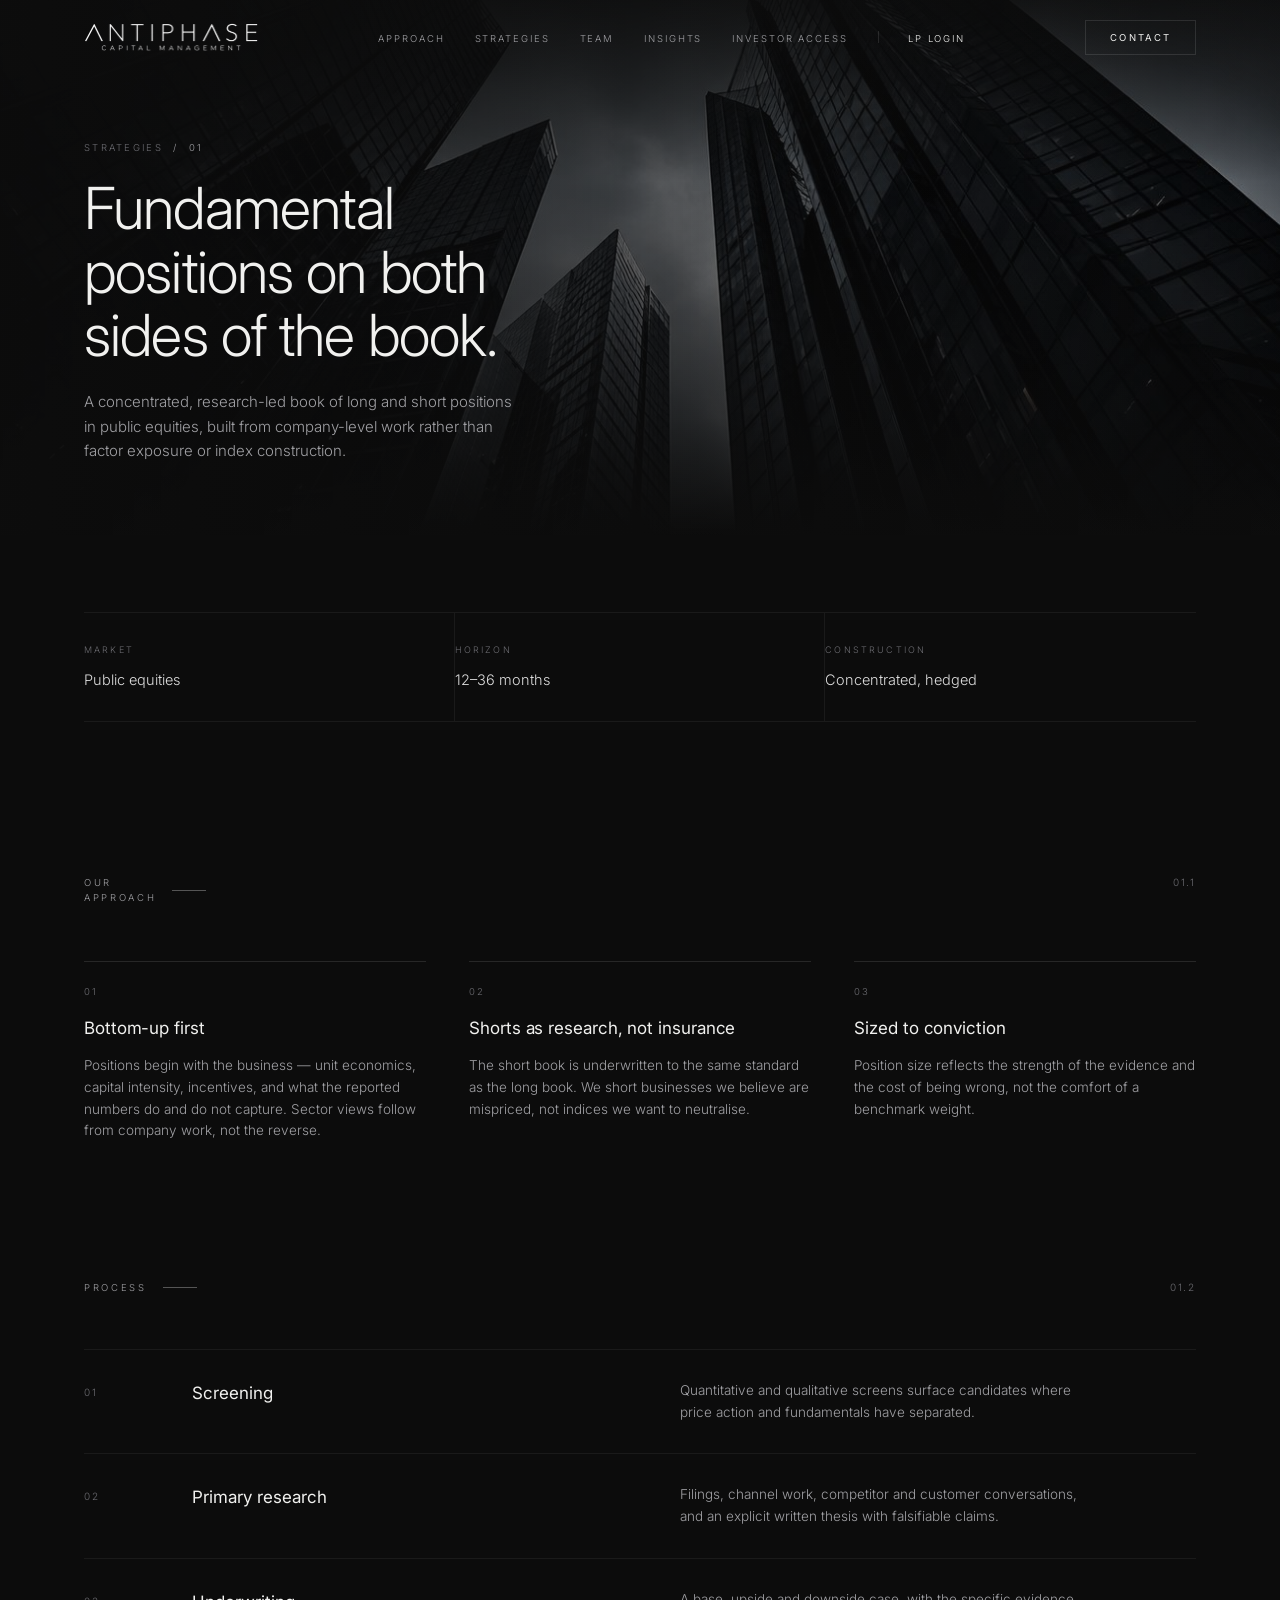
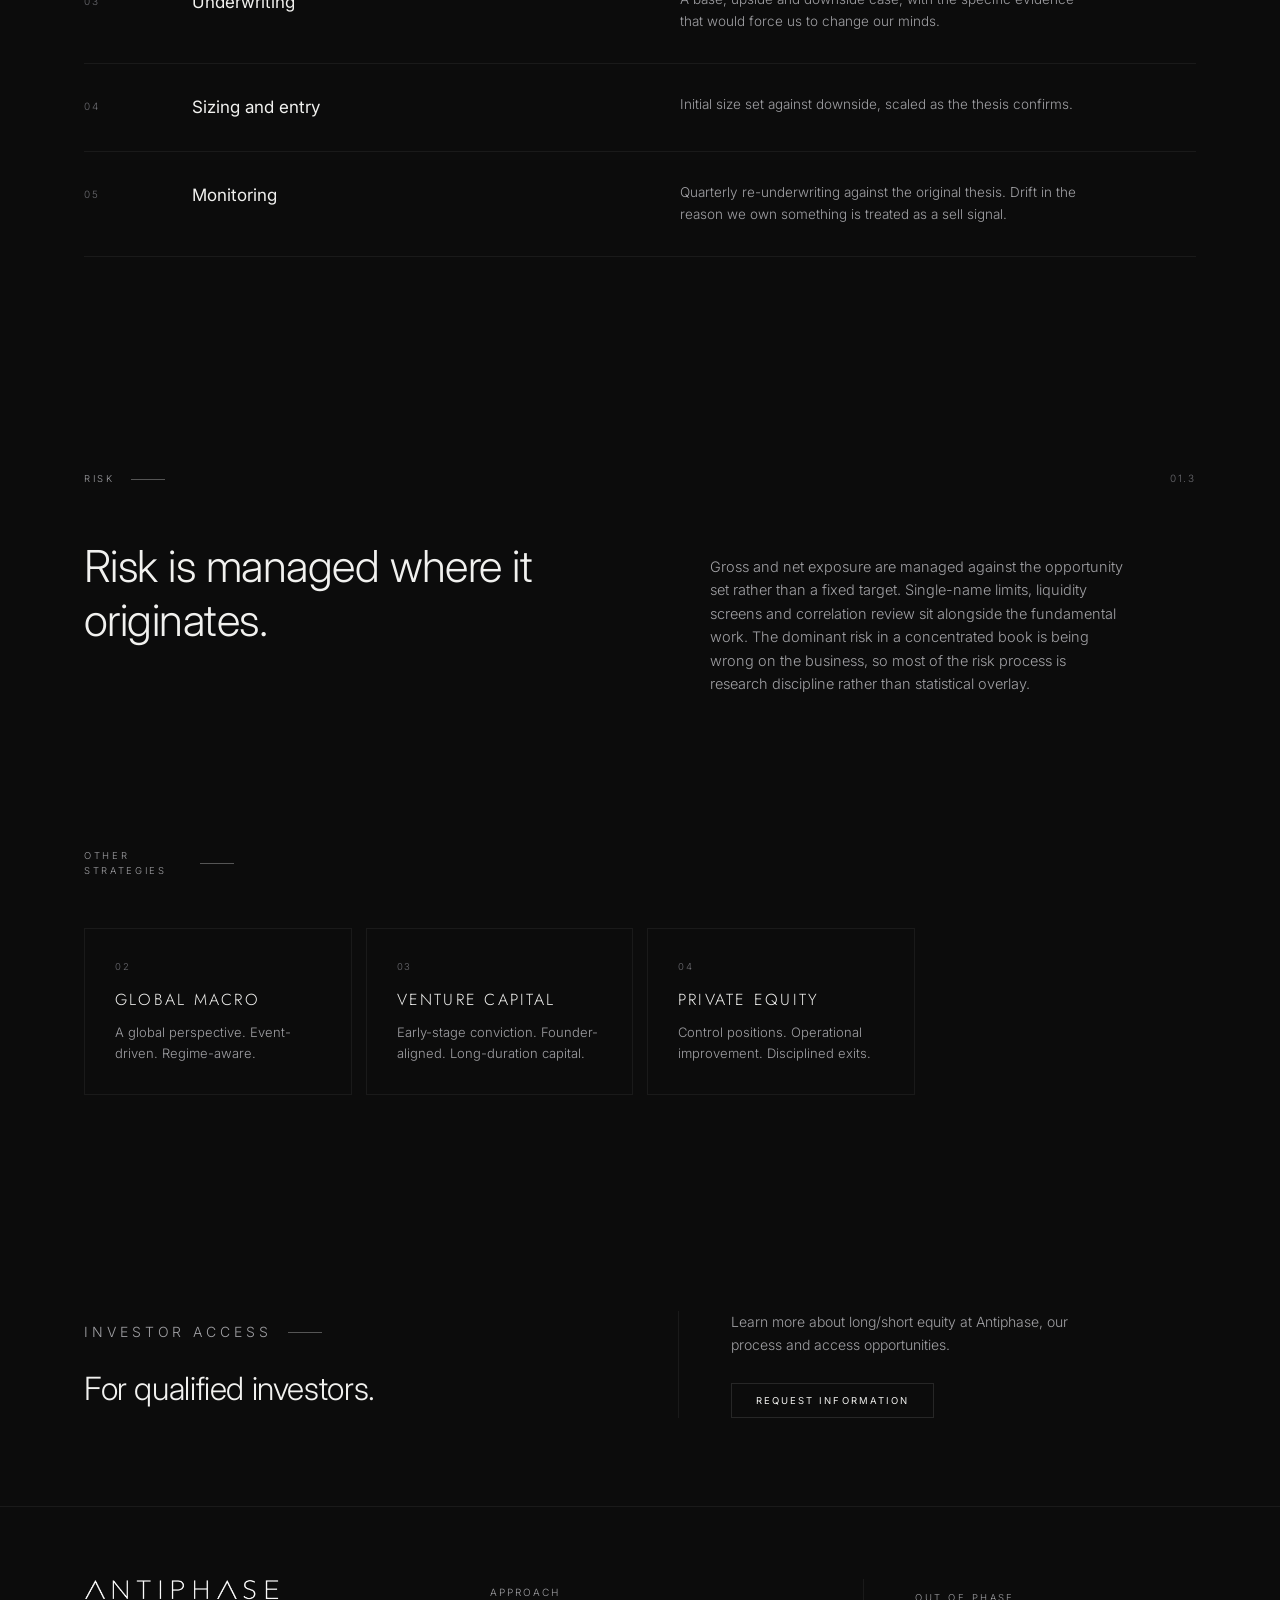
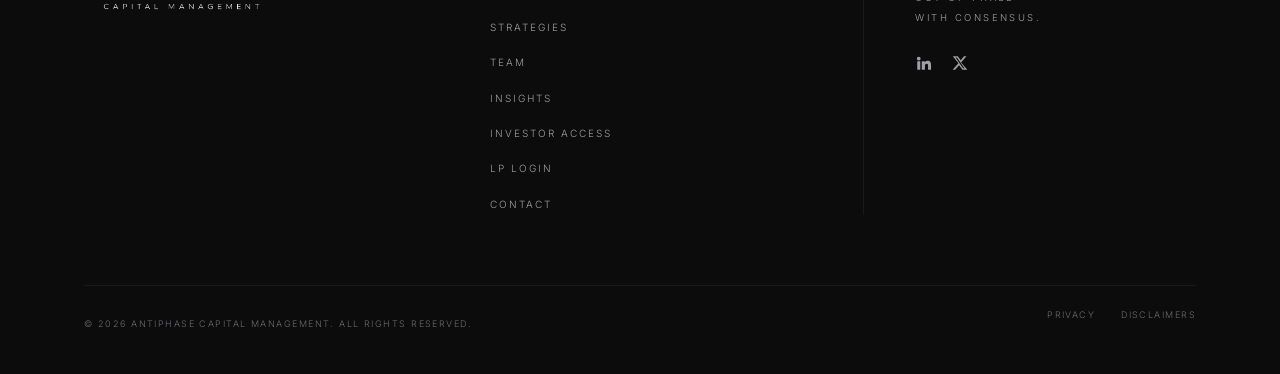
<file: long-short-equity.html>
<!DOCTYPE html>
<html lang="en">
<head>
<meta charset="utf-8" />
<meta name="viewport" content="width=device-width, initial-scale=1" />
<title>Long/Short Equity — Antiphase Capital Management</title>
<meta name="description" content="A concentrated, research-led book of long and short positions in public equities, built from company-level work rather than factor exposure or index constr" />
<link rel="icon" href="favicon.ico" sizes="any">
<link rel="icon" type="image/png" sizes="32x32" href="favicon-32.png">
<link rel="apple-touch-icon" href="apple-touch-icon.png">
<meta name="theme-color" content="#0c0c0c">
<link rel="preconnect" href="https://fonts.googleapis.com">
<link rel="preconnect" href="https://fonts.gstatic.com" crossorigin>
<link href="https://fonts.googleapis.com/css2?family=Jost:wght@200;300;400&family=Inter:wght@300;400;500&display=swap" rel="stylesheet">
<link rel="stylesheet" href="styles.css">
</head>
<body>

<header id="hdr">
  <div class="wrap nav">
    <a href="index.html" class="mark" aria-label="Antiphase Capital Management, home"><i></i></a>
    <ul>
      <li><a class="link" href="index.html#purpose">Approach</a></li>
      <li><a class="link" href="index.html#strategies" class="on">Strategies</a></li>
      <li><a class="link" href="index.html#philosophy">Team</a></li>
      <li><a class="link" href="index.html#lens">Insights</a></li>
      <li><a class="link" href="index.html#access">Investor access</a></li>
      <li class="lp"><a class="link" href="#" data-lp>LP Login</a></li>
    </ul>
    <button class="btn" data-open>Contact</button>
    <button class="burger" id="burger" aria-label="Open menu" aria-expanded="false"><span></span><span></span></button>
  </div>
</header>

<main id="top">

  <section class="page-hero">
    <div class="art" aria-hidden="true">
      <img src="towers.jpg" alt="" fetchpriority="high" decoding="async">
    </div>
    <div class="wrap">
      <p class="crumb"><a href="index.html#strategies">Strategies</a> &nbsp;/&nbsp; 01</p>
      <h1>Fundamental positions on both sides of the book.</h1>
      <p class="lede">A concentrated, research-led book of long and short positions in public equities, built from company-level work rather than factor exposure or index construction.</p>
    </div>
  </section>

  <section class="band" style="padding-top:clamp(38px,5vw,62px)">
    <div class="wrap">
      <dl class="facts rv">
        <div class="fact"><dt>Market</dt><dd>Public equities</dd></div>
        <div class="fact"><dt>Horizon</dt><dd>12–36 months</dd></div>
        <div class="fact"><dt>Construction</dt><dd>Concentrated, hedged</dd></div>
      </dl>
    </div>
  </section>

  <section class="band" id="approach" style="padding-top:0">
    <div class="wrap">
      <div class="head-row rv">
        <p class="eyebrow">Our approach</p>
        <span class="num">01.1</span>
      </div>
      <div class="pillars-grid">
        <div class="pillar rv">
          <p class="n">01</p>
          <h3>Bottom-up first</h3>
          <p>Positions begin with the business — unit economics, capital intensity, incentives, and what the reported numbers do and do not capture. Sector views follow from company work, not the reverse.</p>
        </div>
        <div class="pillar rv">
          <p class="n">02</p>
          <h3>Shorts as research, not insurance</h3>
          <p>The short book is underwritten to the same standard as the long book. We short businesses we believe are mispriced, not indices we want to neutralise.</p>
        </div>
        <div class="pillar rv">
          <p class="n">03</p>
          <h3>Sized to conviction</h3>
          <p>Position size reflects the strength of the evidence and the cost of being wrong, not the comfort of a benchmark weight.</p>
        </div>
      </div>
    </div>
  </section>

  <section class="band" id="process" style="padding-top:0">
    <div class="wrap">
      <div class="head-row rv">
        <p class="eyebrow">Process</p>
        <span class="num">01.2</span>
      </div>
      <div class="steps">
      <div class="step rv">
        <p class="n">01</p>
        <h3>Screening</h3>
        <p>Quantitative and qualitative screens surface candidates where price action and fundamentals have separated.</p>
      </div>
      <div class="step rv">
        <p class="n">02</p>
        <h3>Primary research</h3>
        <p>Filings, channel work, competitor and customer conversations, and an explicit written thesis with falsifiable claims.</p>
      </div>
      <div class="step rv">
        <p class="n">03</p>
        <h3>Underwriting</h3>
        <p>A base, upside and downside case, with the specific evidence that would force us to change our minds.</p>
      </div>
      <div class="step rv">
        <p class="n">04</p>
        <h3>Sizing and entry</h3>
        <p>Initial size set against downside, scaled as the thesis confirms.</p>
      </div>
      <div class="step rv">
        <p class="n">05</p>
        <h3>Monitoring</h3>
        <p>Quarterly re-underwriting against the original thesis. Drift in the reason we own something is treated as a sell signal.</p>
      </div>
      </div>
    </div>
  </section>

  <section class="band" id="risk" style="padding-top:clamp(44px,6vw,80px)">
    <div class="wrap">
      <div class="head-row rv">
        <p class="eyebrow">Risk</p>
        <span class="num">01.3</span>
      </div>
      <div class="two">
        <h2 class="rv">Risk is managed where it originates.</h2>
        <p class="copy rv">Gross and net exposure are managed against the opportunity set rather than a fixed target. Single-name limits, liquidity screens and correlation review sit alongside the fundamental work. The dominant risk in a concentrated book is being wrong on the business, so most of the risk process is research discipline rather than statistical overlay.</p>
      </div>
    </div>
  </section>

  <section class="band" id="other" style="padding-top:0">
    <div class="wrap">
      <div class="head-row rv">
        <p class="eyebrow">Other strategies</p>
      </div>
      <div class="related">
        <a class="rel rv" href="global-macro.html">
          <p class="n">02</p>
          <h3>GLOBAL MACRO</h3>
          <p>A global perspective. Event-driven. Regime-aware.</p>
        </a>
        <a class="rel rv" href="venture-capital.html">
          <p class="n">03</p>
          <h3>VENTURE CAPITAL</h3>
          <p>Early-stage conviction. Founder-aligned. Long-duration capital.</p>
        </a>
        <a class="rel rv" href="private-equity.html">
          <p class="n">04</p>
          <h3>PRIVATE EQUITY</h3>
          <p>Control positions. Operational improvement. Disciplined exits.</p>
        </a>
      </div>
    </div>
  </section>

  <section class="access" id="access">
    <div class="wrap grid">
      <div>
        <p class="eyebrow">Investor access</p>
        <h2>For qualified investors.</h2>
      </div>
      <div class="right">
        <p>Learn more about long/short equity at Antiphase, our process and access opportunities.</p>
        <button class="btn" data-open>Request information</button>
      </div>
    </div>
  </section>
</main>

<footer>
  <div class="wrap">
    <div class="f-grid">
      <a href="index.html" class="mark f-mark" aria-label="Antiphase Capital Management, home"><i></i></a>
      <ul>
        <li><a href="index.html#purpose">Approach</a></li>
        <li><a href="index.html#strategies">Strategies</a></li>
        <li><a href="index.html#philosophy">Team</a></li>
        <li><a href="index.html#lens">Insights</a></li>
        <li><a href="index.html#access">Investor access</a></li>
        <li><a href="#" data-lp>LP Login</a></li>
        <li><a href="#" data-open>Contact</a></li>
      </ul>
      <div class="f-right">
        <p class="f-tag">Out of phase<br>with consensus.</p>
        <div class="social">
          <a href="#" aria-label="LinkedIn"><svg viewBox="0 0 24 24" fill="currentColor"><path d="M4.98 3.5A2.5 2.5 0 1 0 5 8.5a2.5 2.5 0 0 0 0-5zM3 9.5h4V21H3zM9 9.5h3.8v1.6h.05c.53-.95 1.83-1.95 3.77-1.95 4.03 0 4.78 2.5 4.78 5.76V21h-4v-5.2c0-1.24-.02-2.84-1.9-2.84-1.9 0-2.2 1.36-2.2 2.75V21H9z"/></svg></a>
          <a href="#" aria-label="X"><svg viewBox="0 0 24 24" fill="currentColor"><path d="M17.3 3h3.3l-7.2 8.2L21.8 21h-6.4l-4.6-5.9L5.5 21H2.2l7.7-8.8L2.4 3h6.6l4.1 5.4zm-1.2 16h1.8L7.9 4.8H6z"/></svg></a>
        </div>
      </div>
    </div>
    <div class="f-base">
      <p>© 2026 Antiphase Capital Management. All rights reserved.</p>
      <nav><a href="#">Privacy</a><a href="#">Disclaimers</a></nav>
    </div>
  </div>
</footer>

<dialog id="dlg">
  <button class="d-close" data-close aria-label="Close">×</button>
  <div class="d-in">
    <div class="form-part">
      <p class="eyebrow">Investor access</p>
      <h3>Request information</h3>
      <p class="sub">Tell us a little about you and we'll follow up with strategy materials.</p>
      <form id="frm" novalidate>
        <div class="field"><label for="n">Name</label><input id="n" name="name" required autocomplete="name"></div>
        <div class="field"><label for="e">Email</label><input id="e" name="email" type="email" required autocomplete="email"></div>
        <div class="field"><label for="o">Firm</label><input id="o" name="firm" autocomplete="organization"></div>
        <div class="field">
          <label for="t">Investor type</label>
          <select id="t" name="type">
            <option>Qualified purchaser</option>
            <option>Accredited investor</option>
            <option>Institution</option>
            <option>Consultant / allocator</option>
            <option>Other</option>
          </select>
        </div>
        <div class="d-actions"><button class="btn" type="submit">Send request</button><span id="err" style="font-size:11px;color:#c88" role="alert"></span></div>
        <p class="d-note">Interests in the funds are offered only to qualified investors through definitive offering documents. Nothing on this site is an offer to sell or a solicitation to buy any security.</p>
      </form>
    </div>
    <div class="sent">
      <p class="eyebrow">Request sent</p>
      <h3>Thank you.</h3>
      <p class="sub">A member of the investor relations team will be in touch shortly.</p>
      <button class="btn" data-close>Close</button>
    </div>
  </div>
</dialog>

<script>
(function(){
  'use strict';
  /* ---- nav state ---- */
  const hdr=document.getElementById('hdr');
  const onScroll=()=>hdr.classList.toggle('stuck',window.scrollY>60);
  onScroll(); window.addEventListener('scroll',onScroll,{passive:true});
  const burger=document.getElementById('burger');
  burger.addEventListener('click',()=>{
    const open=hdr.classList.toggle('open');
    burger.setAttribute('aria-expanded',String(open));
  });
  hdr.querySelectorAll('.nav ul a').forEach(a=>a.addEventListener('click',()=>{
    hdr.classList.remove('open');burger.setAttribute('aria-expanded','false');
  }));

  /* ---- reveal ---- */
  const io=new IntersectionObserver((es)=>{
    es.forEach(e=>{if(e.isIntersecting){e.target.classList.add('in');io.unobserve(e.target);}});
  },{threshold:.18});
  document.querySelectorAll('.rv').forEach((n,i)=>{n.style.transitionDelay=(i%3)*90+'ms';io.observe(n);});

  /* ---- dialog ---- */
  const dlg=document.getElementById('dlg');
  document.querySelectorAll('[data-open]').forEach(b=>b.addEventListener('click',e=>{
    e.preventDefault();dlg.classList.remove('done');dlg.showModal();
  }));
  dlg.querySelectorAll('[data-close]').forEach(b=>b.addEventListener('click',()=>dlg.close()));
  document.getElementById('frm').addEventListener('submit',e=>{
    e.preventDefault();
    const f=e.target, err=document.getElementById('err');
    const email=f.email.value.trim();
    if(!f.name.value.trim()){err.textContent='Enter your name.';return;}
    if(!/^[^\s@]+@[^\s@]+\.[^\s@]{2,}$/.test(email)){err.textContent='Enter a valid email address.';return;}
    err.textContent='';
    /* wire this to your CRM / form endpoint */
    dlg.classList.add('done');
    f.reset();
  });
})();
</script>
</body>
</html>
</file>
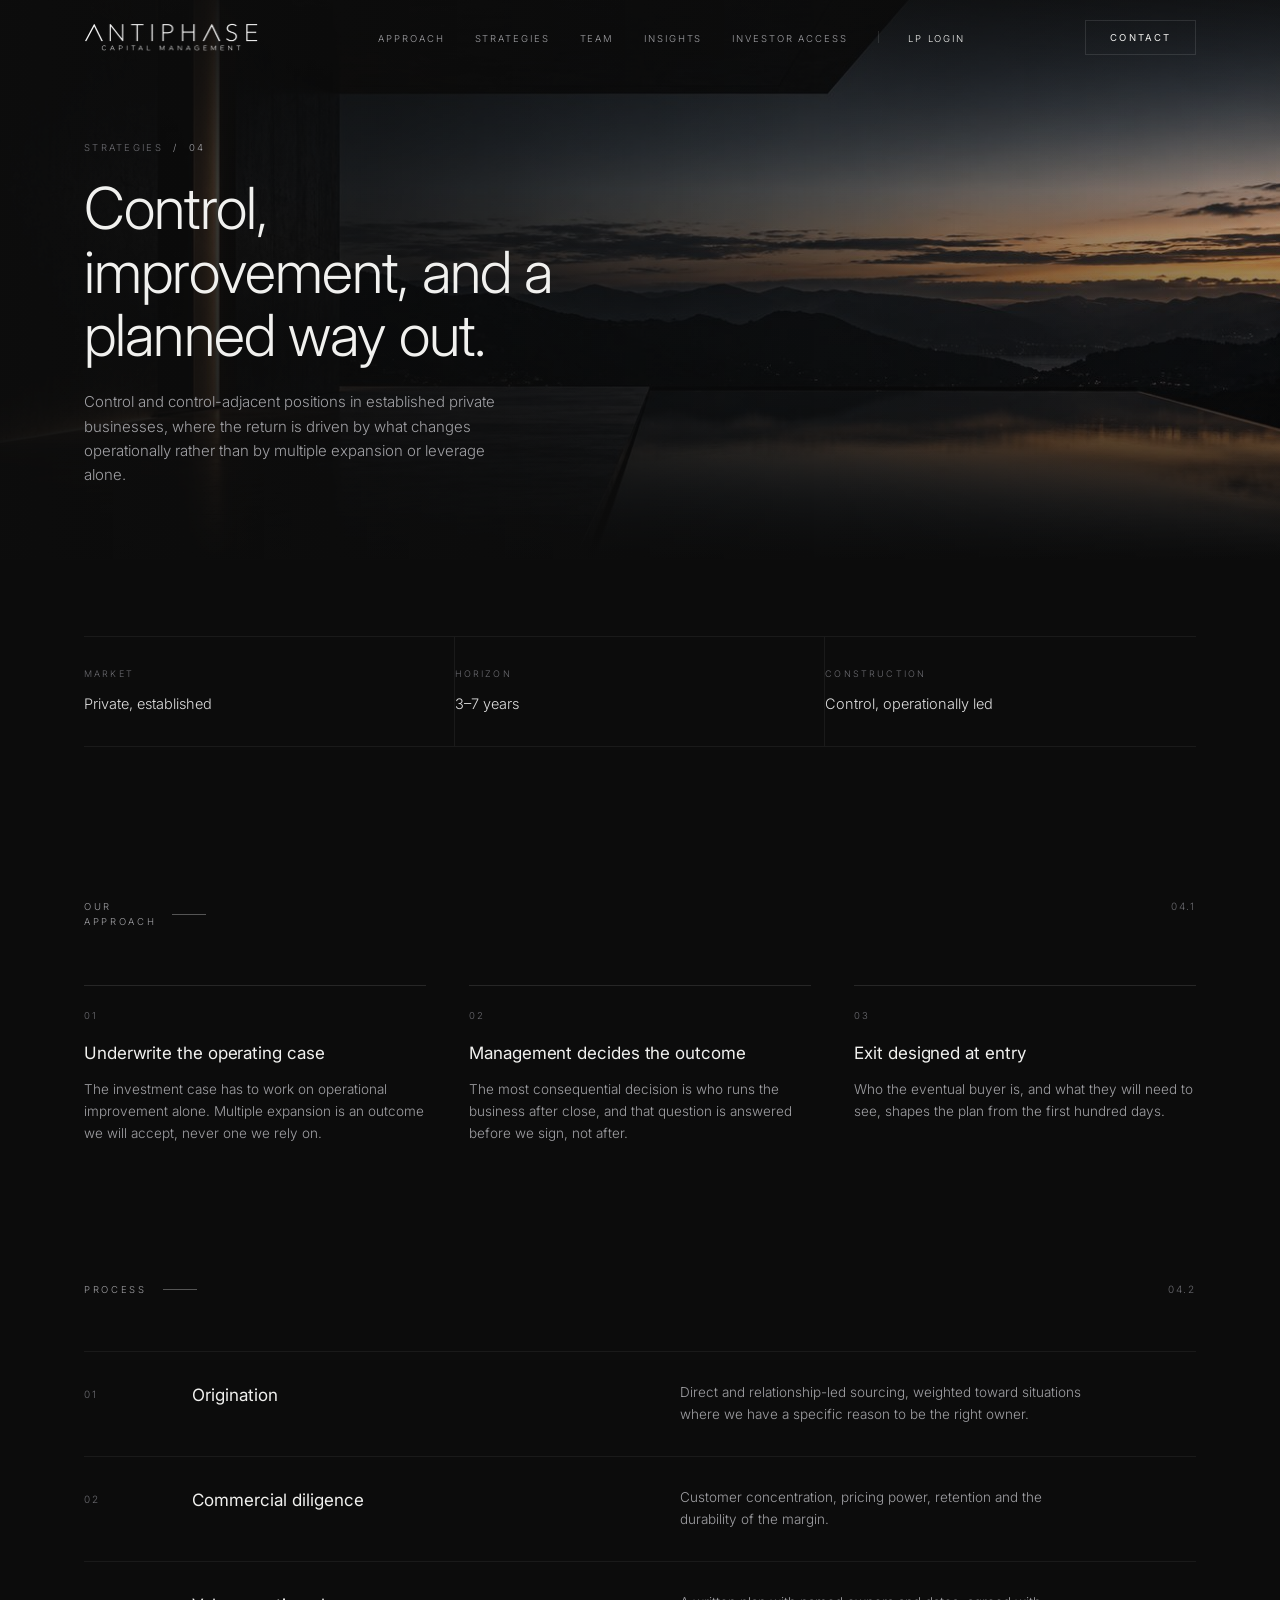
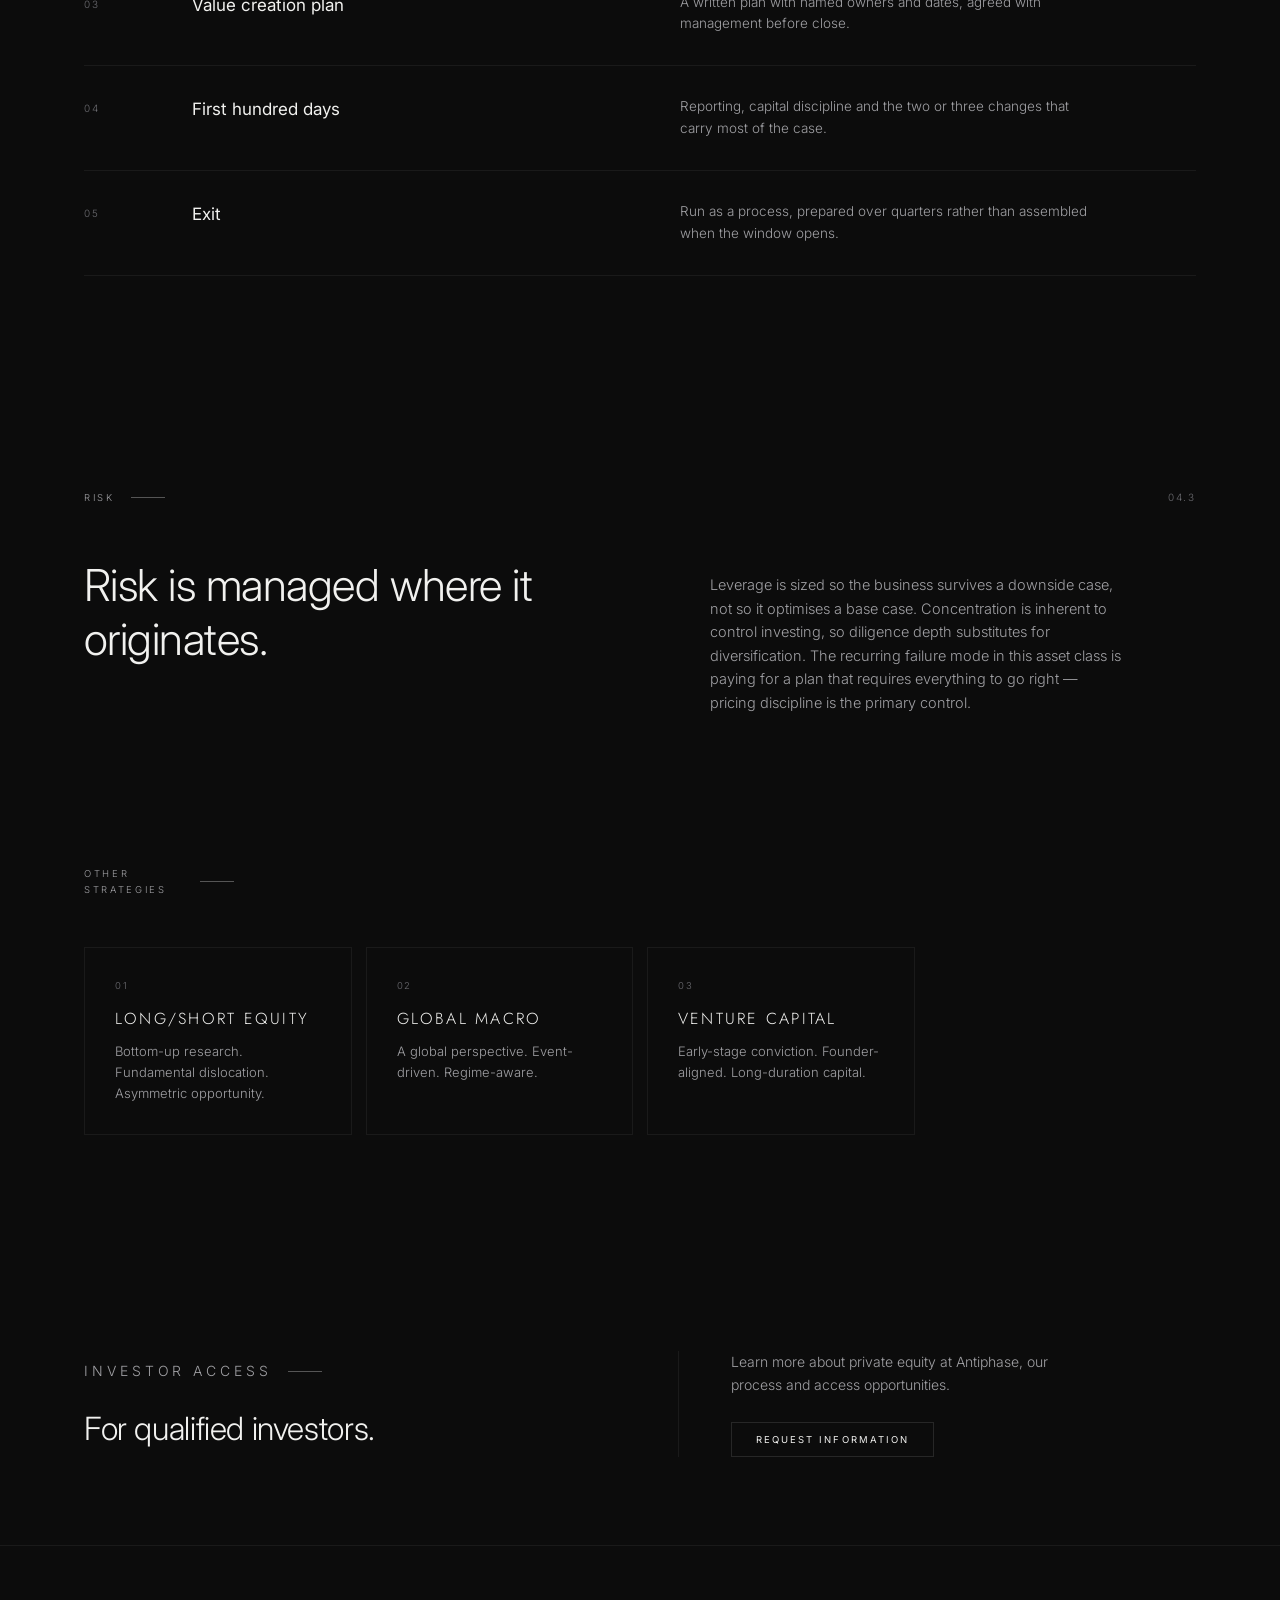
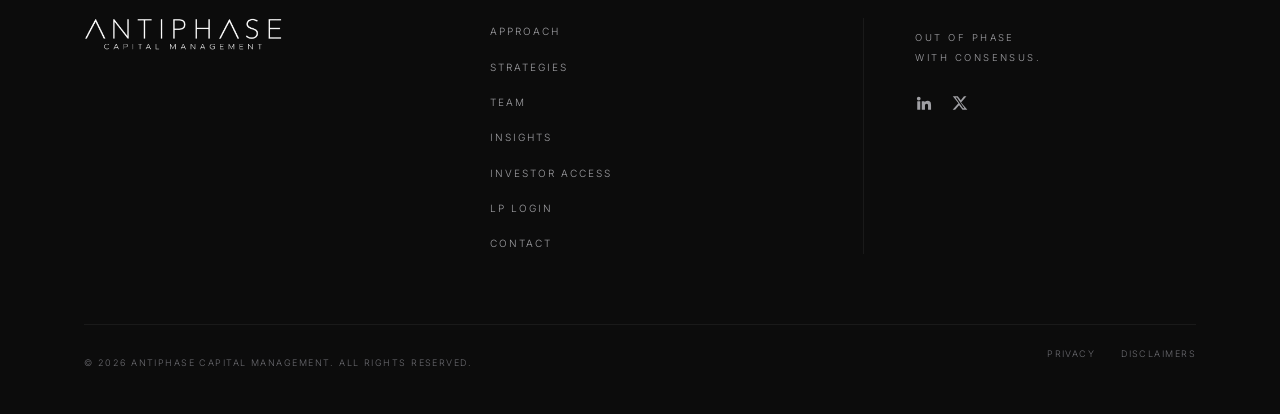
<file: private-equity.html>
<!DOCTYPE html>
<html lang="en">
<head>
<meta charset="utf-8" />
<meta name="viewport" content="width=device-width, initial-scale=1" />
<title>Private Equity — Antiphase Capital Management</title>
<meta name="description" content="Control and control-adjacent positions in established private businesses, where the return is driven by what changes operationally rather than by multiple " />
<link rel="icon" href="favicon.ico" sizes="any">
<link rel="icon" type="image/png" sizes="32x32" href="favicon-32.png">
<link rel="apple-touch-icon" href="apple-touch-icon.png">
<meta name="theme-color" content="#0c0c0c">
<link rel="preconnect" href="https://fonts.googleapis.com">
<link rel="preconnect" href="https://fonts.gstatic.com" crossorigin>
<link href="https://fonts.googleapis.com/css2?family=Jost:wght@200;300;400&family=Inter:wght@300;400;500&display=swap" rel="stylesheet">
<link rel="stylesheet" href="styles.css">
</head>
<body>

<header id="hdr">
  <div class="wrap nav">
    <a href="index.html" class="mark" aria-label="Antiphase Capital Management, home"><i></i></a>
    <ul>
      <li><a class="link" href="index.html#purpose">Approach</a></li>
      <li><a class="link" href="index.html#strategies" class="on">Strategies</a></li>
      <li><a class="link" href="index.html#philosophy">Team</a></li>
      <li><a class="link" href="index.html#lens">Insights</a></li>
      <li><a class="link" href="index.html#access">Investor access</a></li>
      <li class="lp"><a class="link" href="#" data-lp>LP Login</a></li>
    </ul>
    <button class="btn" data-open>Contact</button>
    <button class="burger" id="burger" aria-label="Open menu" aria-expanded="false"><span></span><span></span></button>
  </div>
</header>

<main id="top">

  <section class="page-hero">
    <div class="art" aria-hidden="true">
      <img src="office.jpg" alt="" fetchpriority="high" decoding="async">
    </div>
    <div class="wrap">
      <p class="crumb"><a href="index.html#strategies">Strategies</a> &nbsp;/&nbsp; 04</p>
      <h1>Control, improvement, and a planned way out.</h1>
      <p class="lede">Control and control-adjacent positions in established private businesses, where the return is driven by what changes operationally rather than by multiple expansion or leverage alone.</p>
    </div>
  </section>

  <section class="band" style="padding-top:clamp(38px,5vw,62px)">
    <div class="wrap">
      <dl class="facts rv">
        <div class="fact"><dt>Market</dt><dd>Private, established</dd></div>
        <div class="fact"><dt>Horizon</dt><dd>3–7 years</dd></div>
        <div class="fact"><dt>Construction</dt><dd>Control, operationally led</dd></div>
      </dl>
    </div>
  </section>

  <section class="band" id="approach" style="padding-top:0">
    <div class="wrap">
      <div class="head-row rv">
        <p class="eyebrow">Our approach</p>
        <span class="num">04.1</span>
      </div>
      <div class="pillars-grid">
        <div class="pillar rv">
          <p class="n">01</p>
          <h3>Underwrite the operating case</h3>
          <p>The investment case has to work on operational improvement alone. Multiple expansion is an outcome we will accept, never one we rely on.</p>
        </div>
        <div class="pillar rv">
          <p class="n">02</p>
          <h3>Management decides the outcome</h3>
          <p>The most consequential decision is who runs the business after close, and that question is answered before we sign, not after.</p>
        </div>
        <div class="pillar rv">
          <p class="n">03</p>
          <h3>Exit designed at entry</h3>
          <p>Who the eventual buyer is, and what they will need to see, shapes the plan from the first hundred days.</p>
        </div>
      </div>
    </div>
  </section>

  <section class="band" id="process" style="padding-top:0">
    <div class="wrap">
      <div class="head-row rv">
        <p class="eyebrow">Process</p>
        <span class="num">04.2</span>
      </div>
      <div class="steps">
      <div class="step rv">
        <p class="n">01</p>
        <h3>Origination</h3>
        <p>Direct and relationship-led sourcing, weighted toward situations where we have a specific reason to be the right owner.</p>
      </div>
      <div class="step rv">
        <p class="n">02</p>
        <h3>Commercial diligence</h3>
        <p>Customer concentration, pricing power, retention and the durability of the margin.</p>
      </div>
      <div class="step rv">
        <p class="n">03</p>
        <h3>Value creation plan</h3>
        <p>A written plan with named owners and dates, agreed with management before close.</p>
      </div>
      <div class="step rv">
        <p class="n">04</p>
        <h3>First hundred days</h3>
        <p>Reporting, capital discipline and the two or three changes that carry most of the case.</p>
      </div>
      <div class="step rv">
        <p class="n">05</p>
        <h3>Exit</h3>
        <p>Run as a process, prepared over quarters rather than assembled when the window opens.</p>
      </div>
      </div>
    </div>
  </section>

  <section class="band" id="risk" style="padding-top:clamp(44px,6vw,80px)">
    <div class="wrap">
      <div class="head-row rv">
        <p class="eyebrow">Risk</p>
        <span class="num">04.3</span>
      </div>
      <div class="two">
        <h2 class="rv">Risk is managed where it originates.</h2>
        <p class="copy rv">Leverage is sized so the business survives a downside case, not so it optimises a base case. Concentration is inherent to control investing, so diligence depth substitutes for diversification. The recurring failure mode in this asset class is paying for a plan that requires everything to go right — pricing discipline is the primary control.</p>
      </div>
    </div>
  </section>

  <section class="band" id="other" style="padding-top:0">
    <div class="wrap">
      <div class="head-row rv">
        <p class="eyebrow">Other strategies</p>
      </div>
      <div class="related">
        <a class="rel rv" href="long-short-equity.html">
          <p class="n">01</p>
          <h3>LONG/SHORT EQUITY</h3>
          <p>Bottom-up research. Fundamental dislocation. Asymmetric opportunity.</p>
        </a>
        <a class="rel rv" href="global-macro.html">
          <p class="n">02</p>
          <h3>GLOBAL MACRO</h3>
          <p>A global perspective. Event-driven. Regime-aware.</p>
        </a>
        <a class="rel rv" href="venture-capital.html">
          <p class="n">03</p>
          <h3>VENTURE CAPITAL</h3>
          <p>Early-stage conviction. Founder-aligned. Long-duration capital.</p>
        </a>
      </div>
    </div>
  </section>

  <section class="access" id="access">
    <div class="wrap grid">
      <div>
        <p class="eyebrow">Investor access</p>
        <h2>For qualified investors.</h2>
      </div>
      <div class="right">
        <p>Learn more about private equity at Antiphase, our process and access opportunities.</p>
        <button class="btn" data-open>Request information</button>
      </div>
    </div>
  </section>
</main>

<footer>
  <div class="wrap">
    <div class="f-grid">
      <a href="index.html" class="mark f-mark" aria-label="Antiphase Capital Management, home"><i></i></a>
      <ul>
        <li><a href="index.html#purpose">Approach</a></li>
        <li><a href="index.html#strategies">Strategies</a></li>
        <li><a href="index.html#philosophy">Team</a></li>
        <li><a href="index.html#lens">Insights</a></li>
        <li><a href="index.html#access">Investor access</a></li>
        <li><a href="#" data-lp>LP Login</a></li>
        <li><a href="#" data-open>Contact</a></li>
      </ul>
      <div class="f-right">
        <p class="f-tag">Out of phase<br>with consensus.</p>
        <div class="social">
          <a href="#" aria-label="LinkedIn"><svg viewBox="0 0 24 24" fill="currentColor"><path d="M4.98 3.5A2.5 2.5 0 1 0 5 8.5a2.5 2.5 0 0 0 0-5zM3 9.5h4V21H3zM9 9.5h3.8v1.6h.05c.53-.95 1.83-1.95 3.77-1.95 4.03 0 4.78 2.5 4.78 5.76V21h-4v-5.2c0-1.24-.02-2.84-1.9-2.84-1.9 0-2.2 1.36-2.2 2.75V21H9z"/></svg></a>
          <a href="#" aria-label="X"><svg viewBox="0 0 24 24" fill="currentColor"><path d="M17.3 3h3.3l-7.2 8.2L21.8 21h-6.4l-4.6-5.9L5.5 21H2.2l7.7-8.8L2.4 3h6.6l4.1 5.4zm-1.2 16h1.8L7.9 4.8H6z"/></svg></a>
        </div>
      </div>
    </div>
    <div class="f-base">
      <p>© 2026 Antiphase Capital Management. All rights reserved.</p>
      <nav><a href="#">Privacy</a><a href="#">Disclaimers</a></nav>
    </div>
  </div>
</footer>

<dialog id="dlg">
  <button class="d-close" data-close aria-label="Close">×</button>
  <div class="d-in">
    <div class="form-part">
      <p class="eyebrow">Investor access</p>
      <h3>Request information</h3>
      <p class="sub">Tell us a little about you and we'll follow up with strategy materials.</p>
      <form id="frm" novalidate>
        <div class="field"><label for="n">Name</label><input id="n" name="name" required autocomplete="name"></div>
        <div class="field"><label for="e">Email</label><input id="e" name="email" type="email" required autocomplete="email"></div>
        <div class="field"><label for="o">Firm</label><input id="o" name="firm" autocomplete="organization"></div>
        <div class="field">
          <label for="t">Investor type</label>
          <select id="t" name="type">
            <option>Qualified purchaser</option>
            <option>Accredited investor</option>
            <option>Institution</option>
            <option>Consultant / allocator</option>
            <option>Other</option>
          </select>
        </div>
        <div class="d-actions"><button class="btn" type="submit">Send request</button><span id="err" style="font-size:11px;color:#c88" role="alert"></span></div>
        <p class="d-note">Interests in the funds are offered only to qualified investors through definitive offering documents. Nothing on this site is an offer to sell or a solicitation to buy any security.</p>
      </form>
    </div>
    <div class="sent">
      <p class="eyebrow">Request sent</p>
      <h3>Thank you.</h3>
      <p class="sub">A member of the investor relations team will be in touch shortly.</p>
      <button class="btn" data-close>Close</button>
    </div>
  </div>
</dialog>

<script>
(function(){
  'use strict';
  /* ---- nav state ---- */
  const hdr=document.getElementById('hdr');
  const onScroll=()=>hdr.classList.toggle('stuck',window.scrollY>60);
  onScroll(); window.addEventListener('scroll',onScroll,{passive:true});
  const burger=document.getElementById('burger');
  burger.addEventListener('click',()=>{
    const open=hdr.classList.toggle('open');
    burger.setAttribute('aria-expanded',String(open));
  });
  hdr.querySelectorAll('.nav ul a').forEach(a=>a.addEventListener('click',()=>{
    hdr.classList.remove('open');burger.setAttribute('aria-expanded','false');
  }));

  /* ---- reveal ---- */
  const io=new IntersectionObserver((es)=>{
    es.forEach(e=>{if(e.isIntersecting){e.target.classList.add('in');io.unobserve(e.target);}});
  },{threshold:.18});
  document.querySelectorAll('.rv').forEach((n,i)=>{n.style.transitionDelay=(i%3)*90+'ms';io.observe(n);});

  /* ---- dialog ---- */
  const dlg=document.getElementById('dlg');
  document.querySelectorAll('[data-open]').forEach(b=>b.addEventListener('click',e=>{
    e.preventDefault();dlg.classList.remove('done');dlg.showModal();
  }));
  dlg.querySelectorAll('[data-close]').forEach(b=>b.addEventListener('click',()=>dlg.close()));
  document.getElementById('frm').addEventListener('submit',e=>{
    e.preventDefault();
    const f=e.target, err=document.getElementById('err');
    const email=f.email.value.trim();
    if(!f.name.value.trim()){err.textContent='Enter your name.';return;}
    if(!/^[^\s@]+@[^\s@]+\.[^\s@]{2,}$/.test(email)){err.textContent='Enter a valid email address.';return;}
    err.textContent='';
    /* wire this to your CRM / form endpoint */
    dlg.classList.add('done');
    f.reset();
  });
})();
</script>
</body>
</html>
</file>
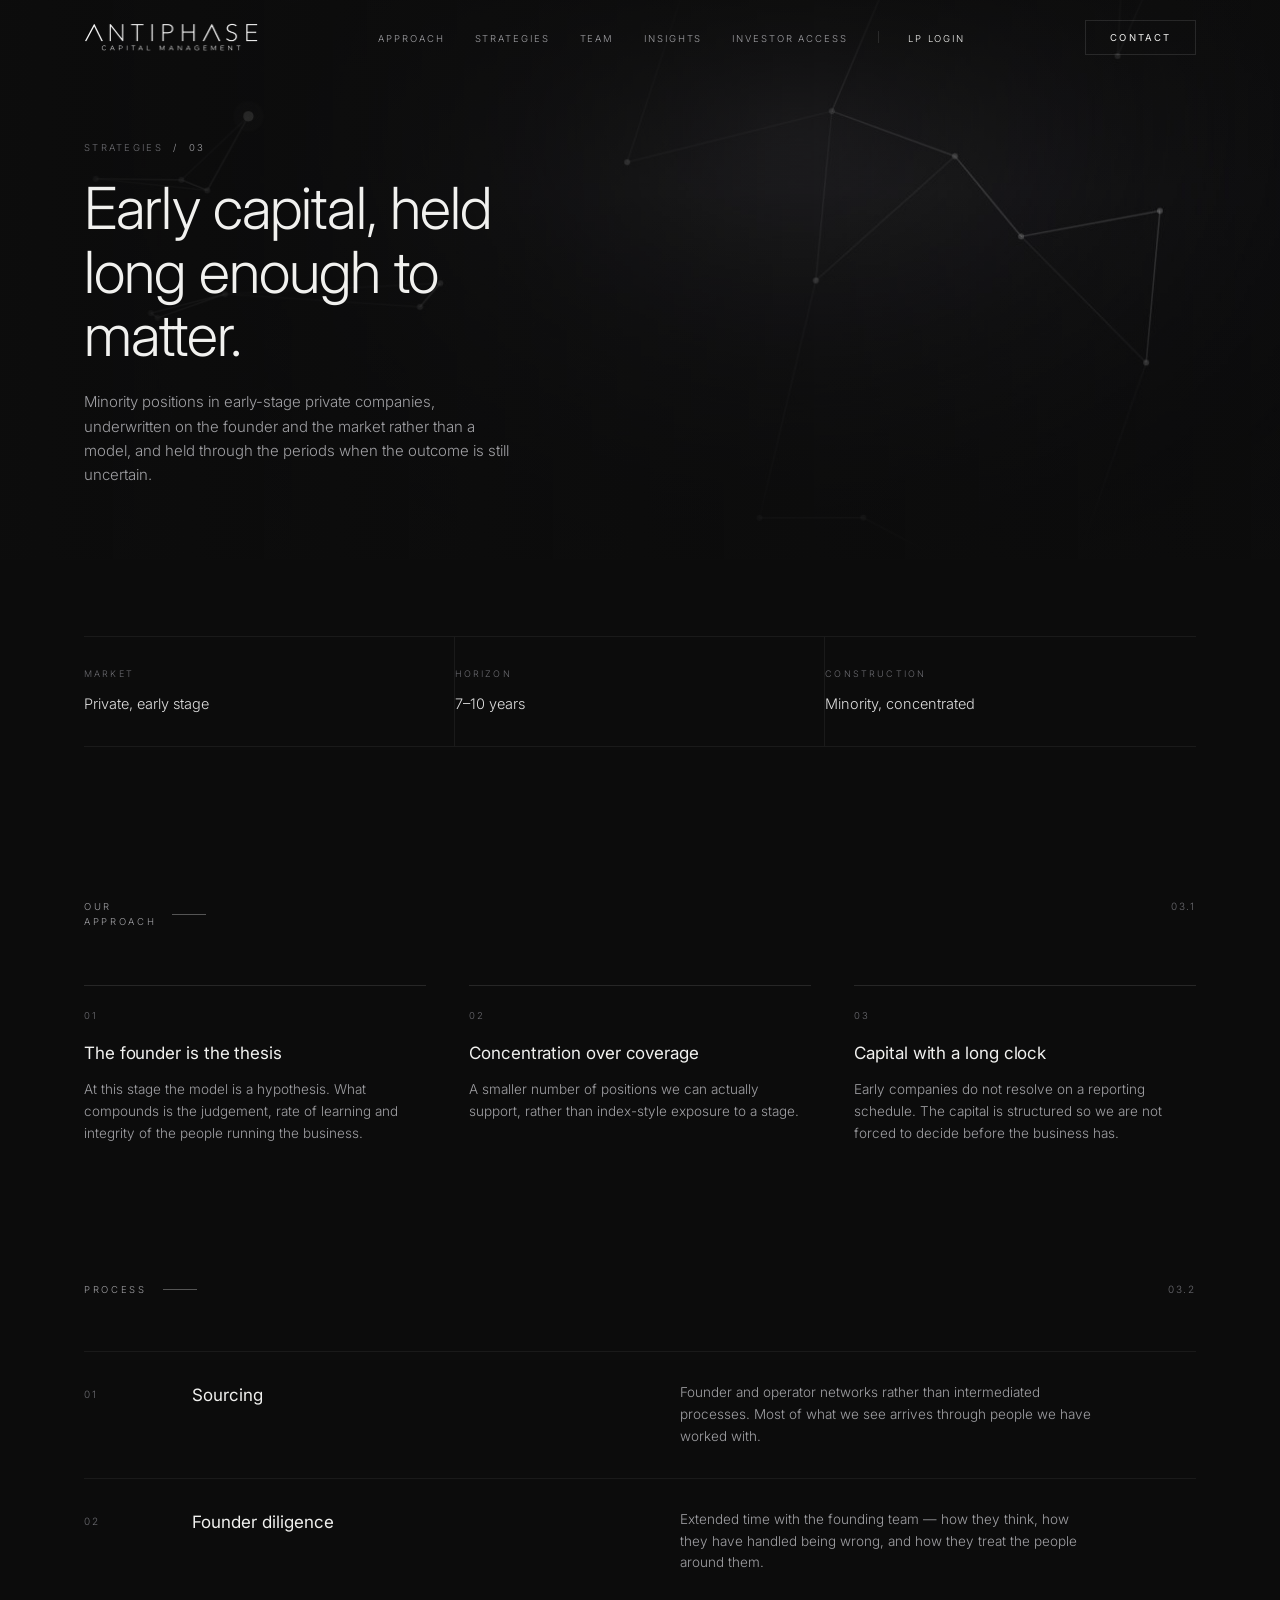
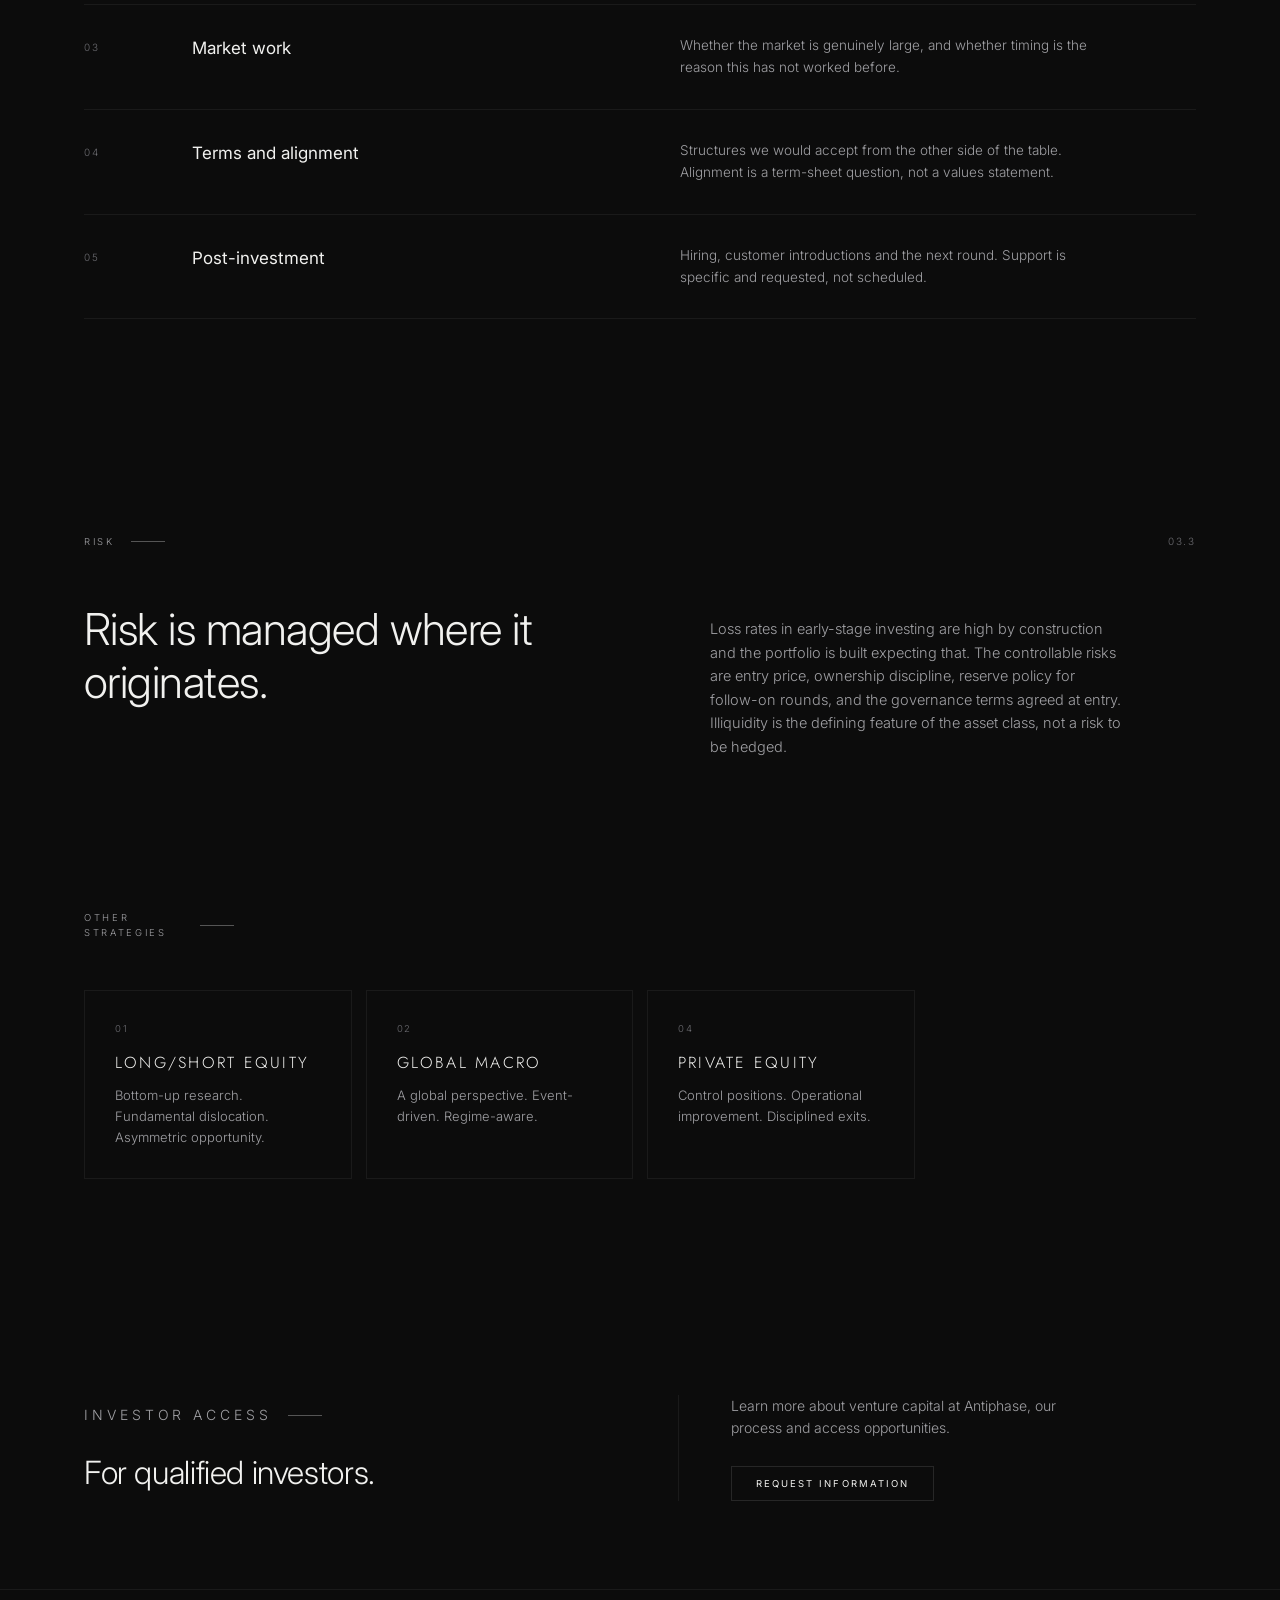
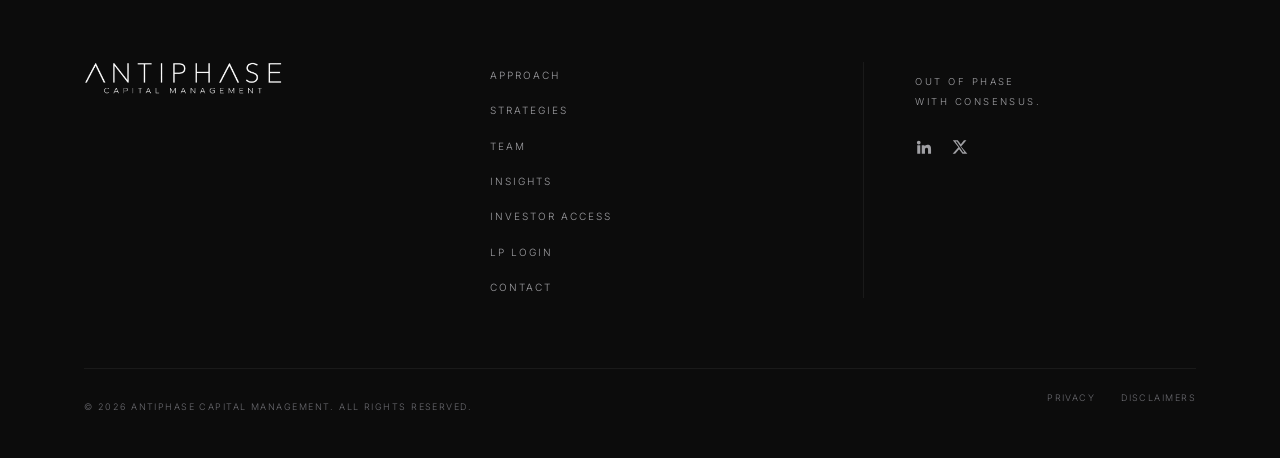
<file: venture-capital.html>
<!DOCTYPE html>
<html lang="en">
<head>
<meta charset="utf-8" />
<meta name="viewport" content="width=device-width, initial-scale=1" />
<title>Venture Capital — Antiphase Capital Management</title>
<meta name="description" content="Minority positions in early-stage private companies, underwritten on the founder and the market rather than a model, and held through the periods when the " />
<link rel="icon" href="favicon.ico" sizes="any">
<link rel="icon" type="image/png" sizes="32x32" href="favicon-32.png">
<link rel="apple-touch-icon" href="apple-touch-icon.png">
<meta name="theme-color" content="#0c0c0c">
<link rel="preconnect" href="https://fonts.googleapis.com">
<link rel="preconnect" href="https://fonts.gstatic.com" crossorigin>
<link href="https://fonts.googleapis.com/css2?family=Jost:wght@200;300;400&family=Inter:wght@300;400;500&display=swap" rel="stylesheet">
<link rel="stylesheet" href="styles.css">
</head>
<body>

<header id="hdr">
  <div class="wrap nav">
    <a href="index.html" class="mark" aria-label="Antiphase Capital Management, home"><i></i></a>
    <ul>
      <li><a class="link" href="index.html#purpose">Approach</a></li>
      <li><a class="link" href="index.html#strategies" class="on">Strategies</a></li>
      <li><a class="link" href="index.html#philosophy">Team</a></li>
      <li><a class="link" href="index.html#lens">Insights</a></li>
      <li><a class="link" href="index.html#access">Investor access</a></li>
      <li class="lp"><a class="link" href="#" data-lp>LP Login</a></li>
    </ul>
    <button class="btn" data-open>Contact</button>
    <button class="burger" id="burger" aria-label="Open menu" aria-expanded="false"><span></span><span></span></button>
  </div>
</header>

<main id="top">

  <section class="page-hero">
    <div class="art" aria-hidden="true">
      <img src="venture.jpg" alt="" fetchpriority="high" decoding="async">
    </div>
    <div class="wrap">
      <p class="crumb"><a href="index.html#strategies">Strategies</a> &nbsp;/&nbsp; 03</p>
      <h1>Early capital, held long enough to matter.</h1>
      <p class="lede">Minority positions in early-stage private companies, underwritten on the founder and the market rather than a model, and held through the periods when the outcome is still uncertain.</p>
    </div>
  </section>

  <section class="band" style="padding-top:clamp(38px,5vw,62px)">
    <div class="wrap">
      <dl class="facts rv">
        <div class="fact"><dt>Market</dt><dd>Private, early stage</dd></div>
        <div class="fact"><dt>Horizon</dt><dd>7–10 years</dd></div>
        <div class="fact"><dt>Construction</dt><dd>Minority, concentrated</dd></div>
      </dl>
    </div>
  </section>

  <section class="band" id="approach" style="padding-top:0">
    <div class="wrap">
      <div class="head-row rv">
        <p class="eyebrow">Our approach</p>
        <span class="num">03.1</span>
      </div>
      <div class="pillars-grid">
        <div class="pillar rv">
          <p class="n">01</p>
          <h3>The founder is the thesis</h3>
          <p>At this stage the model is a hypothesis. What compounds is the judgement, rate of learning and integrity of the people running the business.</p>
        </div>
        <div class="pillar rv">
          <p class="n">02</p>
          <h3>Concentration over coverage</h3>
          <p>A smaller number of positions we can actually support, rather than index-style exposure to a stage.</p>
        </div>
        <div class="pillar rv">
          <p class="n">03</p>
          <h3>Capital with a long clock</h3>
          <p>Early companies do not resolve on a reporting schedule. The capital is structured so we are not forced to decide before the business has.</p>
        </div>
      </div>
    </div>
  </section>

  <section class="band" id="process" style="padding-top:0">
    <div class="wrap">
      <div class="head-row rv">
        <p class="eyebrow">Process</p>
        <span class="num">03.2</span>
      </div>
      <div class="steps">
      <div class="step rv">
        <p class="n">01</p>
        <h3>Sourcing</h3>
        <p>Founder and operator networks rather than intermediated processes. Most of what we see arrives through people we have worked with.</p>
      </div>
      <div class="step rv">
        <p class="n">02</p>
        <h3>Founder diligence</h3>
        <p>Extended time with the founding team — how they think, how they have handled being wrong, and how they treat the people around them.</p>
      </div>
      <div class="step rv">
        <p class="n">03</p>
        <h3>Market work</h3>
        <p>Whether the market is genuinely large, and whether timing is the reason this has not worked before.</p>
      </div>
      <div class="step rv">
        <p class="n">04</p>
        <h3>Terms and alignment</h3>
        <p>Structures we would accept from the other side of the table. Alignment is a term-sheet question, not a values statement.</p>
      </div>
      <div class="step rv">
        <p class="n">05</p>
        <h3>Post-investment</h3>
        <p>Hiring, customer introductions and the next round. Support is specific and requested, not scheduled.</p>
      </div>
      </div>
    </div>
  </section>

  <section class="band" id="risk" style="padding-top:clamp(44px,6vw,80px)">
    <div class="wrap">
      <div class="head-row rv">
        <p class="eyebrow">Risk</p>
        <span class="num">03.3</span>
      </div>
      <div class="two">
        <h2 class="rv">Risk is managed where it originates.</h2>
        <p class="copy rv">Loss rates in early-stage investing are high by construction and the portfolio is built expecting that. The controllable risks are entry price, ownership discipline, reserve policy for follow-on rounds, and the governance terms agreed at entry. Illiquidity is the defining feature of the asset class, not a risk to be hedged.</p>
      </div>
    </div>
  </section>

  <section class="band" id="other" style="padding-top:0">
    <div class="wrap">
      <div class="head-row rv">
        <p class="eyebrow">Other strategies</p>
      </div>
      <div class="related">
        <a class="rel rv" href="long-short-equity.html">
          <p class="n">01</p>
          <h3>LONG/SHORT EQUITY</h3>
          <p>Bottom-up research. Fundamental dislocation. Asymmetric opportunity.</p>
        </a>
        <a class="rel rv" href="global-macro.html">
          <p class="n">02</p>
          <h3>GLOBAL MACRO</h3>
          <p>A global perspective. Event-driven. Regime-aware.</p>
        </a>
        <a class="rel rv" href="private-equity.html">
          <p class="n">04</p>
          <h3>PRIVATE EQUITY</h3>
          <p>Control positions. Operational improvement. Disciplined exits.</p>
        </a>
      </div>
    </div>
  </section>

  <section class="access" id="access">
    <div class="wrap grid">
      <div>
        <p class="eyebrow">Investor access</p>
        <h2>For qualified investors.</h2>
      </div>
      <div class="right">
        <p>Learn more about venture capital at Antiphase, our process and access opportunities.</p>
        <button class="btn" data-open>Request information</button>
      </div>
    </div>
  </section>
</main>

<footer>
  <div class="wrap">
    <div class="f-grid">
      <a href="index.html" class="mark f-mark" aria-label="Antiphase Capital Management, home"><i></i></a>
      <ul>
        <li><a href="index.html#purpose">Approach</a></li>
        <li><a href="index.html#strategies">Strategies</a></li>
        <li><a href="index.html#philosophy">Team</a></li>
        <li><a href="index.html#lens">Insights</a></li>
        <li><a href="index.html#access">Investor access</a></li>
        <li><a href="#" data-lp>LP Login</a></li>
        <li><a href="#" data-open>Contact</a></li>
      </ul>
      <div class="f-right">
        <p class="f-tag">Out of phase<br>with consensus.</p>
        <div class="social">
          <a href="#" aria-label="LinkedIn"><svg viewBox="0 0 24 24" fill="currentColor"><path d="M4.98 3.5A2.5 2.5 0 1 0 5 8.5a2.5 2.5 0 0 0 0-5zM3 9.5h4V21H3zM9 9.5h3.8v1.6h.05c.53-.95 1.83-1.95 3.77-1.95 4.03 0 4.78 2.5 4.78 5.76V21h-4v-5.2c0-1.24-.02-2.84-1.9-2.84-1.9 0-2.2 1.36-2.2 2.75V21H9z"/></svg></a>
          <a href="#" aria-label="X"><svg viewBox="0 0 24 24" fill="currentColor"><path d="M17.3 3h3.3l-7.2 8.2L21.8 21h-6.4l-4.6-5.9L5.5 21H2.2l7.7-8.8L2.4 3h6.6l4.1 5.4zm-1.2 16h1.8L7.9 4.8H6z"/></svg></a>
        </div>
      </div>
    </div>
    <div class="f-base">
      <p>© 2026 Antiphase Capital Management. All rights reserved.</p>
      <nav><a href="#">Privacy</a><a href="#">Disclaimers</a></nav>
    </div>
  </div>
</footer>

<dialog id="dlg">
  <button class="d-close" data-close aria-label="Close">×</button>
  <div class="d-in">
    <div class="form-part">
      <p class="eyebrow">Investor access</p>
      <h3>Request information</h3>
      <p class="sub">Tell us a little about you and we'll follow up with strategy materials.</p>
      <form id="frm" novalidate>
        <div class="field"><label for="n">Name</label><input id="n" name="name" required autocomplete="name"></div>
        <div class="field"><label for="e">Email</label><input id="e" name="email" type="email" required autocomplete="email"></div>
        <div class="field"><label for="o">Firm</label><input id="o" name="firm" autocomplete="organization"></div>
        <div class="field">
          <label for="t">Investor type</label>
          <select id="t" name="type">
            <option>Qualified purchaser</option>
            <option>Accredited investor</option>
            <option>Institution</option>
            <option>Consultant / allocator</option>
            <option>Other</option>
          </select>
        </div>
        <div class="d-actions"><button class="btn" type="submit">Send request</button><span id="err" style="font-size:11px;color:#c88" role="alert"></span></div>
        <p class="d-note">Interests in the funds are offered only to qualified investors through definitive offering documents. Nothing on this site is an offer to sell or a solicitation to buy any security.</p>
      </form>
    </div>
    <div class="sent">
      <p class="eyebrow">Request sent</p>
      <h3>Thank you.</h3>
      <p class="sub">A member of the investor relations team will be in touch shortly.</p>
      <button class="btn" data-close>Close</button>
    </div>
  </div>
</dialog>

<script>
(function(){
  'use strict';
  /* ---- nav state ---- */
  const hdr=document.getElementById('hdr');
  const onScroll=()=>hdr.classList.toggle('stuck',window.scrollY>60);
  onScroll(); window.addEventListener('scroll',onScroll,{passive:true});
  const burger=document.getElementById('burger');
  burger.addEventListener('click',()=>{
    const open=hdr.classList.toggle('open');
    burger.setAttribute('aria-expanded',String(open));
  });
  hdr.querySelectorAll('.nav ul a').forEach(a=>a.addEventListener('click',()=>{
    hdr.classList.remove('open');burger.setAttribute('aria-expanded','false');
  }));

  /* ---- reveal ---- */
  const io=new IntersectionObserver((es)=>{
    es.forEach(e=>{if(e.isIntersecting){e.target.classList.add('in');io.unobserve(e.target);}});
  },{threshold:.18});
  document.querySelectorAll('.rv').forEach((n,i)=>{n.style.transitionDelay=(i%3)*90+'ms';io.observe(n);});

  /* ---- dialog ---- */
  const dlg=document.getElementById('dlg');
  document.querySelectorAll('[data-open]').forEach(b=>b.addEventListener('click',e=>{
    e.preventDefault();dlg.classList.remove('done');dlg.showModal();
  }));
  dlg.querySelectorAll('[data-close]').forEach(b=>b.addEventListener('click',()=>dlg.close()));
  document.getElementById('frm').addEventListener('submit',e=>{
    e.preventDefault();
    const f=e.target, err=document.getElementById('err');
    const email=f.email.value.trim();
    if(!f.name.value.trim()){err.textContent='Enter your name.';return;}
    if(!/^[^\s@]+@[^\s@]+\.[^\s@]{2,}$/.test(email)){err.textContent='Enter a valid email address.';return;}
    err.textContent='';
    /* wire this to your CRM / form endpoint */
    dlg.classList.add('done');
    f.reset();
  });
})();
</script>
</body>
</html>
</file>
<file: styles.css>
:root{
  --ink:#0c0c0c;
  --panel:#0d0d0f;
  --panel-2:#101013;
  --fg:#f1f1ef;
  --mute:#a0a0a4;
  --dim:#6c6c71;
  --line:rgba(255,255,255,.11);
  --line-soft:rgba(255,255,255,.06);
  --display:'Jost',"Futura","Century Gothic",system-ui,sans-serif;
  --body:'Inter',-apple-system,"Helvetica Neue",Arial,sans-serif;
  --pad:clamp(20px,5vw,64px);
  --maxw:1240px;
}
*{box-sizing:border-box}
html{scroll-behavior:smooth}
@media (prefers-reduced-motion:reduce){html{scroll-behavior:auto}}
body{
  margin:0;background:var(--ink);color:var(--fg);
  font-family:var(--body);font-weight:300;font-size:15px;line-height:1.62;
  -webkit-font-smoothing:antialiased;overflow-x:hidden;
}
img,svg{display:block;max-width:100%}
a{color:inherit;text-decoration:none}
:focus-visible{outline:1px solid rgba(255,255,255,.75);outline-offset:4px}

.wrap{max-width:var(--maxw);margin:0 auto;padding-left:var(--pad);padding-right:var(--pad)}

/* ---------- wordmark ---------- */
.mark{display:inline-block;line-height:0}
.mark i{display:block;background:url("[data-uri]") left center/contain no-repeat;aspect-ratio:1400/223;width:174px}
.f-mark i{width:198px}
.sr{position:absolute;width:1px;height:1px;padding:0;margin:-1px;overflow:hidden;clip:rect(0 0 0 0);white-space:nowrap;border:0}

/* ---------- nav ---------- */
header{position:fixed;inset:0 0 auto 0;z-index:60;transition:background .4s ease,backdrop-filter .4s ease,border-color .4s ease;border-bottom:1px solid transparent}
header.stuck{background:rgba(12,12,12,.86);backdrop-filter:blur(14px);border-bottom-color:var(--line-soft)}
.nav{display:flex;align-items:center;justify-content:space-between;gap:24px;height:74px}
.nav ul{display:flex;gap:30px;list-style:none;margin:0;padding:0}
.nav a.link{font-size:9.5px;letter-spacing:.2em;text-transform:uppercase;color:var(--mute);transition:color .25s}
.nav a.link:hover{color:var(--fg)}
.nav li.lp{position:relative;padding-left:30px}
.nav li.lp:before{content:"";position:absolute;left:0;top:50%;width:1px;height:12px;margin-top:-6px;background:var(--line)}
.nav li.lp a{color:var(--fg)}
.btn{
  display:inline-block;border:1px solid var(--line);padding:11px 24px;
  font-size:9.5px;letter-spacing:.22em;text-transform:uppercase;color:var(--fg);
  background:transparent;cursor:pointer;font-family:var(--body);
  transition:border-color .3s,background .3s;
}
.btn:hover{border-color:rgba(255,255,255,.45);background:rgba(255,255,255,.04)}
.burger{display:none;background:none;border:0;padding:8px;cursor:pointer}
.burger span{display:block;width:22px;height:1px;background:var(--fg);margin:5px 0}

/* ---------- hero ---------- */
.hero{position:relative;min-height:100svh;display:flex;align-items:center;overflow:hidden;background:#000}
.hero-art{position:absolute;inset:0}
.hero-art img{width:100%;height:100%;object-fit:cover;object-position:62% 38%}
.hero-art:after{content:"";position:absolute;inset:0;background:linear-gradient(90deg,rgba(12,12,12,.95) 0%,rgba(12,12,12,.72) 30%,rgba(12,12,12,0) 66%),linear-gradient(180deg,rgba(12,12,12,.55) 0%,rgba(12,12,12,0) 26%,rgba(12,12,12,0) 72%,var(--ink) 100%)}
.hero-inner{position:relative;z-index:2;width:100%}
.kicker{font-size:10px;letter-spacing:.34em;text-transform:uppercase;color:var(--mute)}
.hero h1{margin:30px 0 0;line-height:0}
.hero h1 i{display:block;background:url("[data-uri]") left center/contain no-repeat;aspect-ratio:1400/223;width:min(94%,640px)}
.rule{width:58px;height:1px;background:rgba(255,255,255,.4);margin:38px 0 22px}
.strats{font-size:clamp(9.5px,1.1vw,11px);letter-spacing:.22em;text-transform:uppercase;color:#cfcfd2;margin:0;max-width:720px;line-height:2.1}
.strats span{color:var(--dim);margin:0 clamp(9px,1.1vw,15px)}
.scroll{position:absolute;left:var(--pad);bottom:56px;z-index:2;display:flex;align-items:center;gap:14px;font-size:9px;letter-spacing:.28em;text-transform:uppercase;color:var(--mute)}
.scroll i{display:block;width:1px;height:26px;background:linear-gradient(180deg,rgba(255,255,255,.5),transparent);animation:drop 2.6s ease-in-out infinite}
@keyframes drop{0%,100%{transform:translateY(-6px);opacity:.3}50%{transform:translateY(4px);opacity:1}}

/* ---------- section scaffolding ---------- */
section{position:relative}
.band{padding:clamp(76px,10vw,132px) 0}
.eyebrow{display:flex;align-items:center;gap:16px;font-size:9.5px;letter-spacing:.28em;text-transform:uppercase;color:var(--mute)}
.eyebrow:after{content:"";flex:0 0 34px;height:1px;background:rgba(255,255,255,.3)}
.head-row{display:flex;justify-content:space-between;align-items:baseline;gap:20px}
.num{font-size:10px;letter-spacing:.18em;color:var(--dim)}
h2{font-family:var(--body);font-weight:300;margin:0;font-size:clamp(27px,4.2vw,44px);line-height:1.22;letter-spacing:-.012em}
.two{display:grid;grid-template-columns:1.05fr .95fr;gap:clamp(32px,7vw,96px);margin-top:44px;align-items:start}
.copy{color:var(--mute);max-width:46ch;font-size:14.5px}
.inline-link{display:inline-flex;align-items:center;gap:12px;margin-top:30px;font-size:9.5px;letter-spacing:.22em;text-transform:uppercase;color:#d7d7d5}
.inline-link .arw{width:26px;height:1px;background:currentColor;transition:width .3s ease}
.inline-link:hover .arw{width:40px}

/* ---------- wave ---------- */
.wave{position:relative;padding:0 0 18px;overflow:hidden}
.wave img{width:100%;height:clamp(170px,24vw,300px);object-fit:cover;object-position:center 46%}
.wave:after{content:"";position:absolute;inset:0;background:linear-gradient(90deg,var(--ink),rgba(12,12,12,0) 18%,rgba(12,12,12,0) 82%,var(--ink)),linear-gradient(180deg,var(--ink),rgba(12,12,12,0) 26%,rgba(12,12,12,0) 74%,var(--ink))}
.wave figcaption{position:absolute;z-index:2;right:var(--pad);bottom:22px;text-align:right;font-size:9.5px;letter-spacing:.26em;text-transform:uppercase;color:var(--dim);line-height:2}
@media(prefers-reduced-motion:no-preference){
  .dash{stroke-dasharray:2 9;animation:flow 26s linear infinite}
  @keyframes flow{to{stroke-dashoffset:-440}}
}

/* ---------- strategies ---------- */
.cards{display:grid;grid-template-columns:1fr 1fr;gap:16px;margin-top:40px}
.card{position:relative;min-height:clamp(300px,34vw,420px);border:1px solid var(--line-soft);overflow:hidden;display:flex;align-items:flex-end;isolation:isolate}
.card .art{position:absolute;inset:0;z-index:-1}
.card .art svg,.card .art img{width:100%;height:100%;object-fit:cover;display:block}
.card:after{content:"";position:absolute;inset:0;z-index:-1;background:linear-gradient(180deg,rgba(12,12,12,.15) 35%,rgba(12,12,12,.9) 100%)}
.card-body{padding:clamp(24px,3.2vw,40px);width:100%}
.card h3{margin:0;font-family:var(--display);font-weight:300;font-size:clamp(17px,2.2vw,23px);letter-spacing:.2em;line-height:1.5}
.card p{margin:16px 0 0;color:var(--mute);font-size:13.5px;max-width:34ch}
.card .inline-link{margin-top:26px}

/* ---------- globe ---------- */
.lens{display:grid;grid-template-columns:1fr 1fr;gap:clamp(24px,4vw,56px);align-items:center;margin-top:34px}
.globe{position:relative;display:flex;justify-content:center}
.globe img{width:100%;height:auto;display:block;-webkit-mask-image:radial-gradient(ellipse 66% 70% at 50% 50%,#000 52%,transparent 86%);mask-image:radial-gradient(ellipse 66% 70% at 50% 50%,#000 52%,transparent 86%)}
.regions{list-style:none;margin:0;padding:0;display:flex;flex-direction:column;gap:14px;align-items:flex-end;text-align:right}
.regions li{font-size:9.5px;letter-spacing:.22em;text-transform:uppercase;color:var(--mute)}
.lens-text h2{max-width:12ch}

/* ---------- discipline ---------- */
.discipline{position:relative;min-height:clamp(380px,46vw,520px);display:flex;align-items:center;overflow:hidden;border-top:1px solid var(--line-soft);border-bottom:1px solid var(--line-soft)}
.discipline .art{position:absolute;inset:0}
.discipline .art img{width:100%;height:100%;object-fit:cover;object-position:center 62%;display:block}
.discipline .art:after{content:"";position:absolute;inset:0;background:linear-gradient(90deg,rgba(12,12,12,.94) 0%,rgba(12,12,12,.55) 46%,rgba(12,12,12,.35) 100%),linear-gradient(180deg,var(--ink),rgba(12,12,12,0) 22%)}
.discipline .wrap{position:relative;z-index:2;width:100%;display:flex;justify-content:space-between;align-items:flex-end;gap:32px}
.discipline h2{max-width:11ch;margin-top:22px}
.pillars{list-style:none;margin:0;padding:0;text-align:right;display:flex;flex-direction:column;gap:13px}
.pillars li{font-size:9.5px;letter-spacing:.22em;text-transform:uppercase;color:var(--mute)}

/* ---------- access ---------- */
.access{padding:clamp(58px,7vw,88px) 0;border-bottom:1px solid var(--line-soft)}
.access .grid{display:grid;grid-template-columns:1fr 1fr;gap:clamp(28px,6vw,80px);align-items:center}
.access h2{font-size:clamp(23px,3vw,32px);margin-top:20px}
.access .right{border-left:1px solid var(--line-soft);padding-left:clamp(24px,4vw,56px)}
.access p{margin:0 0 26px;color:var(--mute);max-width:40ch;font-size:14px}

/* ---------- footer ---------- */
footer{padding:clamp(48px,6vw,72px) 0 34px}
.f-grid{display:grid;grid-template-columns:1.1fr 1fr 1fr;gap:40px}
.f-grid ul{list-style:none;margin:0;padding:0;display:flex;flex-direction:column;gap:11px}
.f-grid a{font-size:10px;letter-spacing:.2em;text-transform:uppercase;color:var(--mute)}
.f-grid a:hover{color:var(--fg)}
.f-right{border-left:1px solid var(--line-soft);padding-left:clamp(24px,4vw,56px)}
.f-tag{font-size:9.5px;letter-spacing:.26em;text-transform:uppercase;color:var(--mute);line-height:2.1}
.social{display:flex;gap:18px;margin-top:26px}
.social a{width:18px;height:18px;color:var(--mute);transition:color .25s}
.social a:hover{color:var(--fg)}
.f-base{display:flex;justify-content:space-between;gap:20px;margin-top:clamp(40px,6vw,70px);padding-top:22px;border-top:1px solid var(--line-soft);font-size:9px;letter-spacing:.16em;text-transform:uppercase;color:var(--dim)}
.f-base nav{display:flex;gap:26px}

/* ---------- dialog ---------- */
dialog{border:1px solid var(--line);background:var(--panel);color:var(--fg);padding:0;width:min(520px,92vw);max-width:none}
dialog::backdrop{background:rgba(3,3,4,.82);backdrop-filter:blur(4px)}
.d-in{padding:clamp(26px,4vw,40px)}
dialog h3{margin:18px 0 6px;font-weight:300;font-size:22px}
dialog p.sub{margin:0 0 26px;color:var(--mute);font-size:13.5px}
.field{margin-bottom:16px}
.field label{display:block;font-size:9px;letter-spacing:.22em;text-transform:uppercase;color:var(--dim);margin-bottom:8px}
.field input,.field select{
  width:100%;background:transparent;border:0;border-bottom:1px solid var(--line);
  color:var(--fg);font-family:var(--body);font-size:14px;font-weight:300;padding:9px 0;
}
.field select{appearance:none;background-image:linear-gradient(45deg,transparent 50%,var(--mute) 50%),linear-gradient(135deg,var(--mute) 50%,transparent 50%);background-position:calc(100% - 9px) 18px,calc(100% - 4px) 18px;background-size:5px 5px;background-repeat:no-repeat}
.field select option{background:var(--panel)}
.field input:focus,.field select:focus{outline:none;border-bottom-color:rgba(255,255,255,.6)}
.d-actions{display:flex;gap:14px;align-items:center;margin-top:28px}
.d-note{font-size:11px;color:var(--dim);line-height:1.6;margin-top:22px}
.d-close{position:absolute;top:14px;right:16px;background:none;border:0;color:var(--mute);font-size:20px;line-height:1;cursor:pointer}
.sent{display:none;text-align:left}
dialog.done .form-part{display:none}
dialog.done .sent{display:block}

/* ---------- reveal ---------- */
.rv{opacity:0;transform:translateY(14px);transition:opacity 1s ease,transform 1s ease}
.rv.in{opacity:1;transform:none}
@media (prefers-reduced-motion:reduce){.rv{opacity:1;transform:none;transition:none}.scroll i{animation:none}}

/* ---------- responsive ---------- */
@media(max-width:900px){
  .nav ul,.nav .btn{display:none}
  .burger{display:block}
  header.open .nav ul{display:flex;position:absolute;top:74px;left:0;right:0;flex-direction:column;gap:0;background:rgba(12,12,12,.97);border-top:1px solid var(--line-soft);padding:8px 0}
  header.open .nav ul li a{display:block;padding:15px var(--pad)}
  .nav li.lp{padding-left:0;border-top:1px solid var(--line-soft);margin-top:6px;padding-top:4px}
  .nav li.lp:before{display:none}
  .hero-art img{object-position:58% 30%}
  .hero-art:after{background:linear-gradient(180deg,rgba(12,12,12,.8) 0%,rgba(12,12,12,.5) 42%,rgba(12,12,12,.86) 78%,var(--ink) 100%)}
  .two,.cards,.lens,.access .grid,.f-grid{grid-template-columns:1fr}
  .lens{gap:36px}
  .globe{order:-1}
  .regions{align-items:flex-start;text-align:left;flex-flow:row wrap;gap:10px 20px}
  .discipline .wrap{flex-direction:column;align-items:flex-start}
  .pillars{text-align:left;flex-flow:row wrap;gap:10px 20px}
  .access .right,.f-right{border-left:0;padding-left:0;border-top:1px solid var(--line-soft);padding-top:28px}
  .f-base{flex-direction:column;gap:14px}
}

/* ================= strategy pages ================= */
.page-hero{position:relative;min-height:clamp(380px,56vh,560px);display:flex;align-items:flex-end;overflow:hidden;background:#000}
.page-hero .art{position:absolute;inset:0}
.page-hero .art img{width:100%;height:100%;object-fit:cover;display:block}
.page-hero .art:after{content:"";position:absolute;inset:0;background:linear-gradient(90deg,rgba(12,12,12,.94) 0%,rgba(12,12,12,.62) 44%,rgba(12,12,12,.28) 100%),linear-gradient(180deg,rgba(12,12,12,.82) 0%,rgba(12,12,12,0) 34%,rgba(12,12,12,.5) 78%,var(--ink) 100%)}
.page-hero .wrap{position:relative;z-index:2;width:100%;padding-top:130px;padding-bottom:clamp(44px,6vw,72px)}
.page-hero h1{margin:22px 0 0;font-family:var(--body);font-weight:300;font-size:clamp(30px,5.4vw,58px);line-height:1.1;letter-spacing:-.015em;max-width:14ch}
.page-hero .lede{margin:22px 0 0;color:var(--mute);max-width:48ch;font-size:15px}

.facts{display:grid;grid-template-columns:repeat(3,1fr);border-top:1px solid var(--line-soft);border-bottom:1px solid var(--line-soft)}
.fact{padding:clamp(20px,2.6vw,30px) 0;padding-right:24px;border-right:1px solid var(--line-soft)}
.fact:last-child{border-right:0}
.fact dt{font-size:9px;letter-spacing:.24em;text-transform:uppercase;color:var(--dim);margin-bottom:10px}
.fact dd{margin:0;font-size:14.5px;color:#dedede;font-weight:300}

.pillars-grid{display:grid;grid-template-columns:repeat(3,1fr);gap:clamp(24px,3.4vw,48px);margin-top:46px}
.pillar{border-top:1px solid var(--line);padding-top:22px}
.pillar .n{font-size:9.5px;letter-spacing:.2em;color:var(--dim)}
.pillar h3{margin:16px 0 12px;font-weight:400;font-size:17px;letter-spacing:-.005em}
.pillar p{margin:0;color:var(--mute);font-size:13.5px}

.steps{margin-top:44px;border-top:1px solid var(--line-soft)}
.step{display:grid;grid-template-columns:70px 1fr 1.15fr;gap:clamp(16px,3vw,44px);padding:clamp(22px,2.6vw,30px) 0;border-bottom:1px solid var(--line-soft);align-items:start}
.step .n{font-size:10px;letter-spacing:.18em;color:var(--dim);padding-top:4px}
.step h3{margin:0;font-weight:400;font-size:17px}
.step p{margin:0;color:var(--mute);font-size:13.5px;max-width:52ch}

.related{display:grid;grid-template-columns:repeat(4,1fr);gap:14px;margin-top:40px}
.rel{border:1px solid var(--line-soft);padding:clamp(22px,2.6vw,30px);transition:border-color .3s,background .3s;display:block}
.rel:hover{border-color:rgba(255,255,255,.3);background:rgba(255,255,255,.02)}
.rel .n{font-size:9.5px;letter-spacing:.2em;color:var(--dim)}
.rel h3{margin:14px 0 10px;font-family:var(--display);font-weight:300;font-size:16px;letter-spacing:.14em;line-height:1.5}
.rel p{margin:0;color:var(--mute);font-size:13px}

.crumb{font-size:9.5px;letter-spacing:.24em;text-transform:uppercase;color:var(--mute)}
.crumb a{color:var(--dim)}
.crumb a:hover{color:var(--fg)}
.nav a.link.on{color:var(--fg)}

@media(max-width:900px){
  .facts,.pillars-grid,.related{grid-template-columns:1fr}
  .fact{border-right:0;border-bottom:1px solid var(--line-soft);padding-right:0}
  .fact:last-child{border-bottom:0}
  .step{grid-template-columns:1fr;gap:10px}
  .step .n{padding-top:0}
  .page-hero .wrap{padding-top:112px}
}

/* ================= team ================= */
.team-hero{min-height:clamp(340px,46vh,460px)}
.people{display:grid;grid-template-columns:repeat(3,1fr);gap:clamp(26px,3.2vw,52px) clamp(24px,3vw,48px);margin-top:46px}
.person{border-top:1px solid var(--line);padding-top:24px}
.avatar{width:100%;aspect-ratio:4/5;background:linear-gradient(155deg,#17171b 0%,#0e0e11 58%,#09090b 100%);
  border:1px solid var(--line-soft);display:flex;align-items:center;justify-content:center;margin-bottom:22px}
.avatar span{font-family:var(--display);font-weight:200;font-size:clamp(22px,2.4vw,30px);letter-spacing:.22em;
  text-indent:.22em;color:rgba(255,255,255,.30)}
.person h3{margin:0;font-weight:400;font-size:17px;letter-spacing:-.005em}
.person .role{margin:8px 0 0;font-size:9.5px;letter-spacing:.2em;text-transform:uppercase;color:var(--dim)}
.person .bio{margin:16px 0 0;color:var(--mute);font-size:13.5px}
@media(max-width:900px){.people{grid-template-columns:1fr 1fr;gap:30px 20px}}
@media(max-width:560px){.people{grid-template-columns:1fr}}

/* fifth strategy card runs full width */
.card.wide{grid-column:1 / -1;min-height:clamp(260px,26vw,340px)}
.card.wide .card-body{max-width:780px}
.card.wide h3{letter-spacing:.22em}
@media(max-width:1080px){.related{grid-template-columns:repeat(2,1fr)}}
@media(max-width:900px){.related{grid-template-columns:1fr}.card.wide{grid-column:auto}}


/* hero strategy line: one flowing list on phones, a fixed break on wider screens */
.strats .brk{display:none;margin:0}
.strats .sep-m{display:inline}
@media(min-width:761px){ .strats .brk{display:inline} .strats .sep-m{display:none} }
</file>
